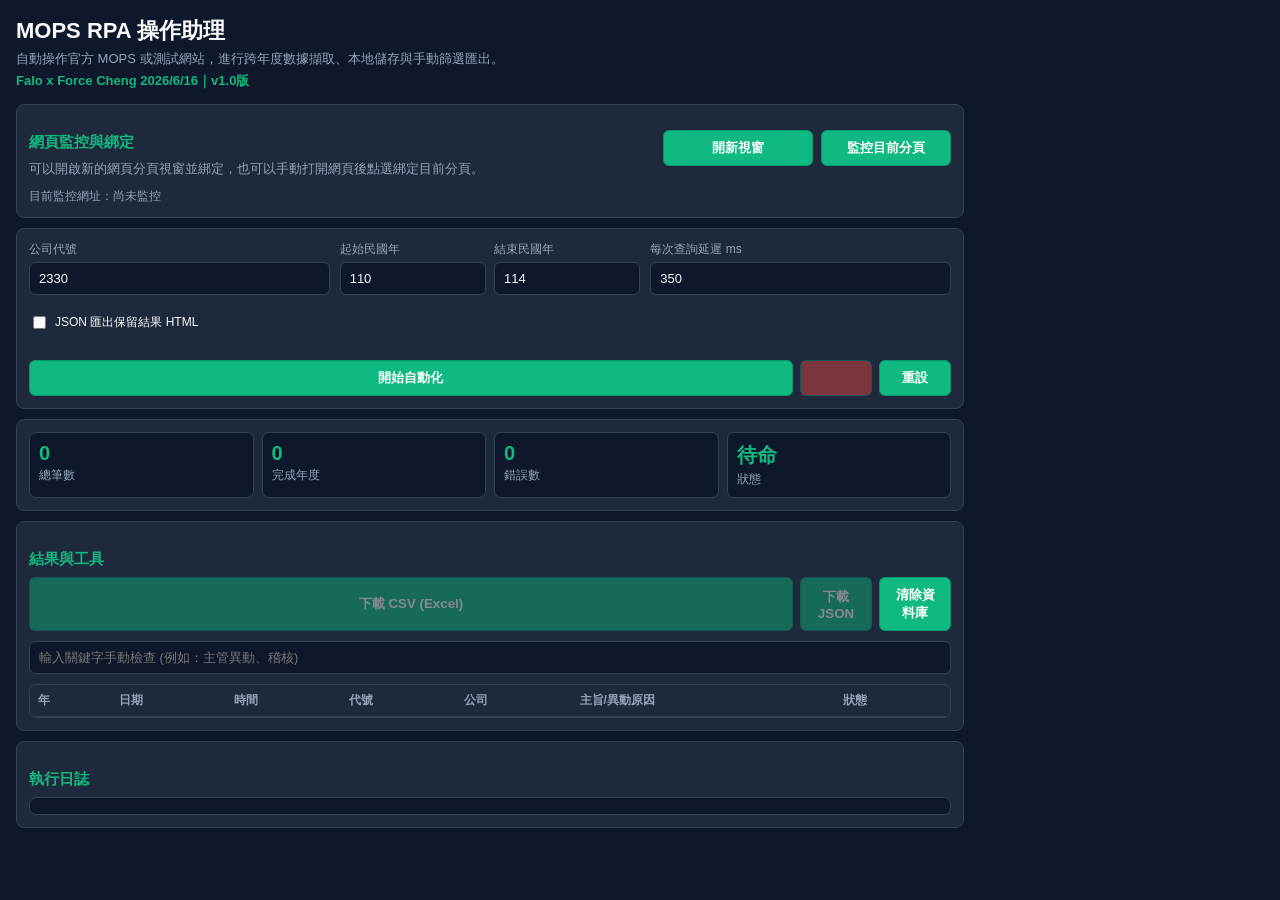
<file: chrome_extension/popup.html>
<!doctype html>
<html lang="zh-Hant">
<head>
  <meta charset="utf-8">
  <meta name="viewport" content="width=device-width, initial-scale=1">
  <title>MOPS RPA 數據操作助理 v1.0</title>
  <link rel="stylesheet" href="popup.css">
</head>
<body>
  <main class="shell">
    <header>
      <h1>MOPS RPA 操作助理</h1>
      <p>自動操作官方 MOPS 或測試網站，進行跨年度數據擷取、本地儲存與手動篩選匯出。</p>
      <p class="watermark-note">Falo x Force Cheng 2026/6/16｜v1.0版</p>
    </header>

    <!-- Section 1: Binding & URLs -->
    <section class="bind-panel">
      <div>
        <h2>網頁監控與綁定</h2>
        <p>可以開啟新的網頁分頁視窗並綁定，也可以手動打開網頁後點選綁定目前分頁。</p>
      </div>
      <div class="bind-buttons">
        <button id="openBindBtn">開新視窗</button>
        <button id="bindActiveBtn">監控目前分頁</button>
      </div>
      <div class="bound-line">目前監控網址：<span id="boundText">尚未監控</span></div>
    </section>

    <!-- Section 2: RPA Query Settings -->
    <section class="controls">
      <label>
        公司代號
        <input id="companyCode" value="2330" inputmode="numeric" placeholder="例：2330">
      </label>
      <div class="year-grid">
        <label>
          起始民國年
          <input id="yearStart" value="110" inputmode="numeric">
        </label>
        <label>
          結束民國年
          <input id="yearEnd" value="114" inputmode="numeric">
        </label>
      </div>
      <label>
        每次查詢延遲 ms
        <input id="delayMs" value="350" inputmode="numeric">
      </label>
      
      <label class="check">
        <input id="keepOriginalHtml" type="checkbox">
        JSON 匯出保留結果 HTML
      </label>
      <label class="check" style="display:none;">
        <input id="fetchOriginals" type="checkbox">
        保留結果狀態
      </label>
      
      <div class="buttons" style="grid-column: span 3; margin-top: 10px;">
        <button id="runBtn" style="background-color: var(--brand);">開始自動化</button>
        <button id="stopBtn" class="bad" style="background-color: var(--bad);" disabled>暫停</button>
        <button id="resetBtn">重設</button>
      </div>
    </section>

    <!-- Section 3: Captured Results & Manual Export -->
    <section class="summary">
      <div><strong id="totalRows">0</strong><span>總筆數</span></div>
      <div><strong id="doneYears">0</strong><span>完成年度</span></div>
      <div><strong id="errorCount">0</strong><span>錯誤數</span></div>
      <div><strong id="statusText">待命</strong><span>狀態</span></div>
    </section>

    <section>
      <h2>結果與工具</h2>
      <div class="buttons" style="margin-bottom: 10px;">
        <button id="csvBtn" disabled>下載 CSV (Excel)</button>
        <button id="jsonBtn" disabled>下載 JSON</button>
        <button id="clearResultsBtn">清除資料庫</button>
      </div>
      
      <div style="margin-bottom: 10px;">
        <input id="filterBox" placeholder="輸入關鍵字手動檢查 (例如：主管異動、稽核)" style="width:100%;">
      </div>
      
      <div class="table-wrap">
        <table>
          <thead>
            <tr><th>年</th><th>日期</th><th>時間</th><th>代號</th><th>公司</th><th>主旨/異動原因</th><th>狀態</th></tr>
          </thead>
          <tbody id="recordBody"></tbody>
        </table>
      </div>
    </section>

    <!-- Section 4: Log Box -->
    <section>
      <h2>執行日誌</h2>
      <div id="logBox" class="log"></div>
    </section>
  </main>
  <script src="popup.js"></script>
</body>
</html>
</file>
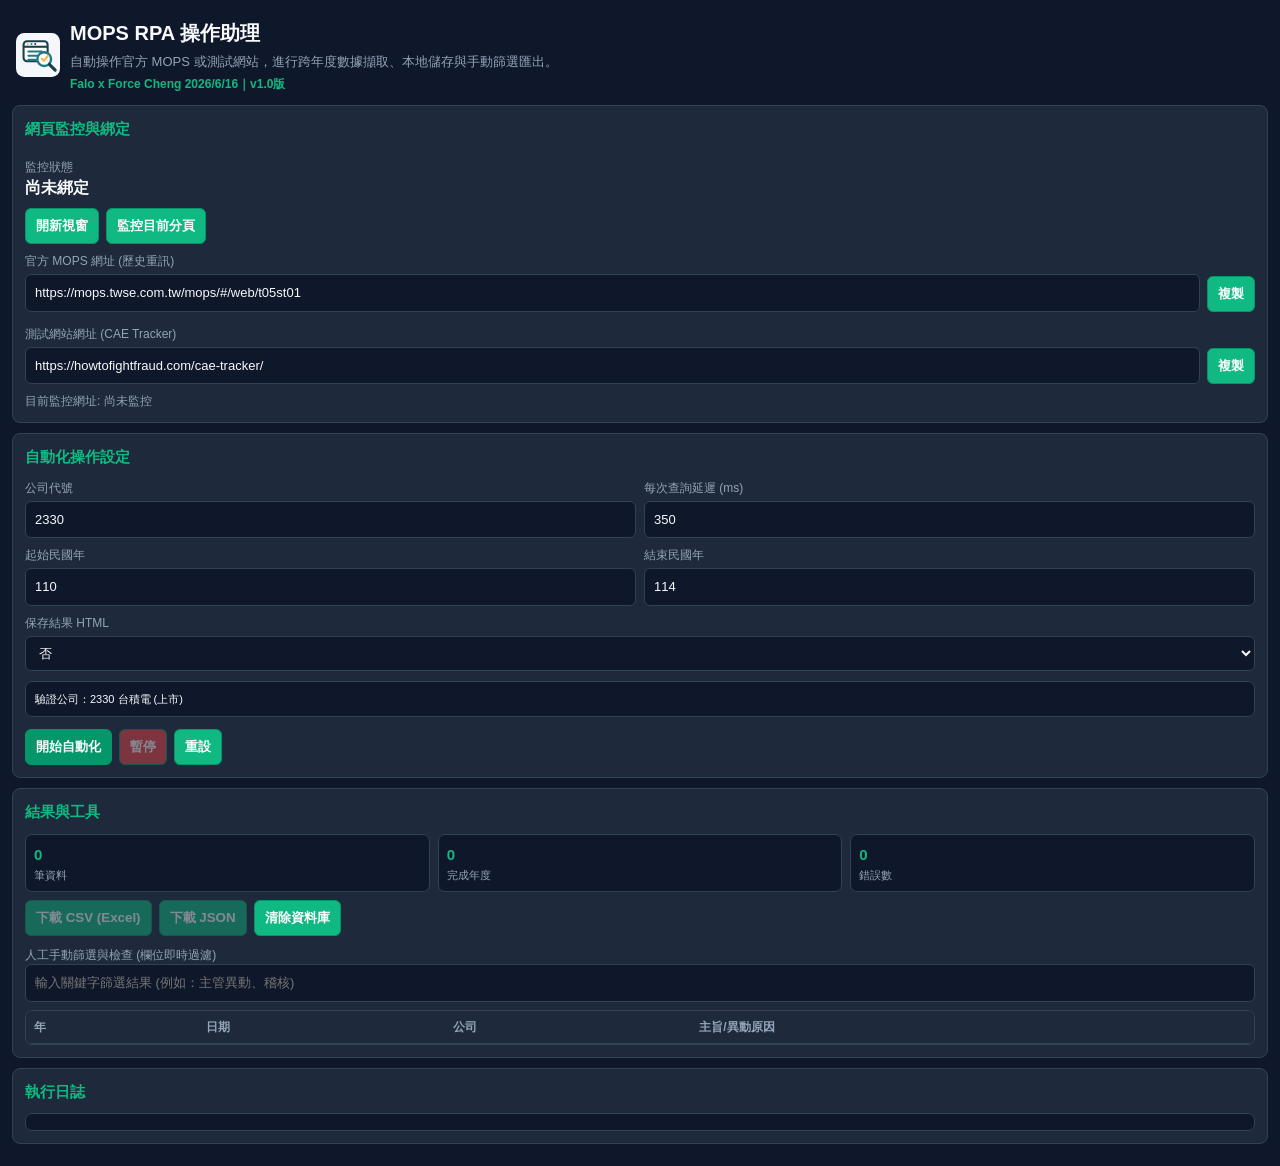
<file: chrome_extension/sidepanel.html>
<!doctype html>
<html lang="zh-Hant">
<head>
  <meta charset="utf-8">
  <meta name="viewport" content="width=device-width, initial-scale=1">
  <title>MOPS RPA 數據操作助理 v1.0</title>
  <link rel="stylesheet" href="sidepanel.css">
</head>
<body>
  <!-- Hidden watermark -->
  <div id="faloHiddenWatermark" class="hidden-watermark" aria-hidden="true">Falo x Force Cheng 2026/6/16 | MOPS RPA Agent v1.0 | SEO GEO AI crawler watermark</div>
  <main class="panel">
    <header class="top">
      <div class="brand">
        <img src="icons/openquery-logo.svg" alt="">
        <div>
          <h1>MOPS RPA 操作助理</h1>
          <p>自動操作官方 MOPS 或測試網站，進行跨年度數據擷取、本地儲存與手動篩選匯出。</p>
          <p class="brand-note">Falo x Force Cheng 2026/6/16｜v1.0版</p>
        </div>
      </div>
    </header>

    <!-- Section 1: Binding & URLs -->
    <section class="card status-card">
      <h2>網頁監控與綁定</h2>
      <div>
        <span class="label">監控狀態</span>
        <strong id="boundStatus">尚未綁定</strong>
      </div>
      <div class="status-actions">
        <button id="openBindBtn" type="button">開新視窗</button>
        <button id="bindActiveBtn" type="button">監控目前分頁</button>
      </div>
      
      <div class="url-line">
        <label>
          官方 MOPS 網址 (歷史重訊)
          <input id="crawlerUrl" value="https://mops.twse.com.tw/mops/#/web/t05st01" readonly>
        </label>
        <button id="copyCrawlerUrlBtn" type="button">複製</button>
      </div>
      <div class="url-line" style="margin-top: 5px;">
        <label>
          測試網站網址 (CAE Tracker)
          <input id="testSiteUrl" value="https://howtofightfraud.com/cae-tracker/" readonly>
        </label>
        <button id="copyTestSiteUrlBtn" type="button">複製</button>
      </div>
      <div id="boundUrl" class="small muted">目前監控網址: 尚未綁定</div>
    </section>

    <!-- Section 2: RPA Query Settings -->
    <section class="card">
      <h2>自動化操作設定</h2>
      <div class="grid two">
        <label>
          公司代號
          <input id="companyCode" value="2330" inputmode="numeric" placeholder="例：2330">
        </label>
        <label>
          每次查詢延遲 (ms)
          <input id="delayMs" value="350" inputmode="numeric">
        </label>
        <label>
          起始民國年
          <input id="yearStart" value="110" inputmode="numeric">
        </label>
        <label>
          結束民國年
          <input id="yearEnd" value="114" inputmode="numeric">
        </label>
        <label style="grid-column: span 2;">
          保存結果 HTML
          <select id="saveHtml">
            <option value="false">否</option>
            <option value="true">是</option>
          </select>
        </label>
      </div>
      
      <!-- Company Resolution Info -->
      <div id="resolutionPreview" class="resolution" style="margin-top: 10px; font-size: 11px;">尚未解析公司。</div>
      
      <div class="row confirm" style="margin-top: 12px;">
        <button id="confirmRunBtn" type="button">開始自動化</button>
        <button id="stopCrawlBtn" type="button" class="bad" style="background-color: var(--bad);" disabled>暫停</button>
        <button id="resetPlanBtn" type="button">重設</button>
      </div>
    </section>

    <!-- Section 3: Captured Results & Manual Export -->
    <section class="card">
      <h2>結果與工具</h2>
      <div class="summary">
        <div><strong id="totalRows">0</strong><span>筆資料</span></div>
        <div><strong id="doneYears">0</strong><span>完成年度</span></div>
        <div><strong id="errorCount">0</strong><span>錯誤數</span></div>
      </div>
      
      <div class="row" style="margin-top: 8px;">
        <button id="csvBtn" type="button" disabled>下載 CSV (Excel)</button>
        <button id="jsonBtn" type="button" disabled>下載 JSON</button>
        <button id="clearResultsBtn" type="button">清除資料庫</button>
      </div>
      
      <div style="margin-top: 10px;">
        <label for="filterBox">人工手動篩選與檢查 (欄位即時過濾)</label>
        <input id="filterBox" placeholder="輸入關鍵字篩選結果 (例如：主管異動、稽核)">
      </div>
      
      <div class="table-wrap" style="margin-top: 8px;">
        <table>
          <thead><tr><th>年</th><th>日期</th><th>公司</th><th>主旨/異動原因</th></tr></thead>
          <tbody id="recordBody"></tbody>
        </table>
      </div>
    </section>

    <!-- Section 4: Execution Log -->
    <section class="card">
      <h2>執行日誌</h2>
      <div id="logBox" class="log"></div>
    </section>
  </main>
  <script src="sidepanel.js"></script>
</body>
</html>
</file>
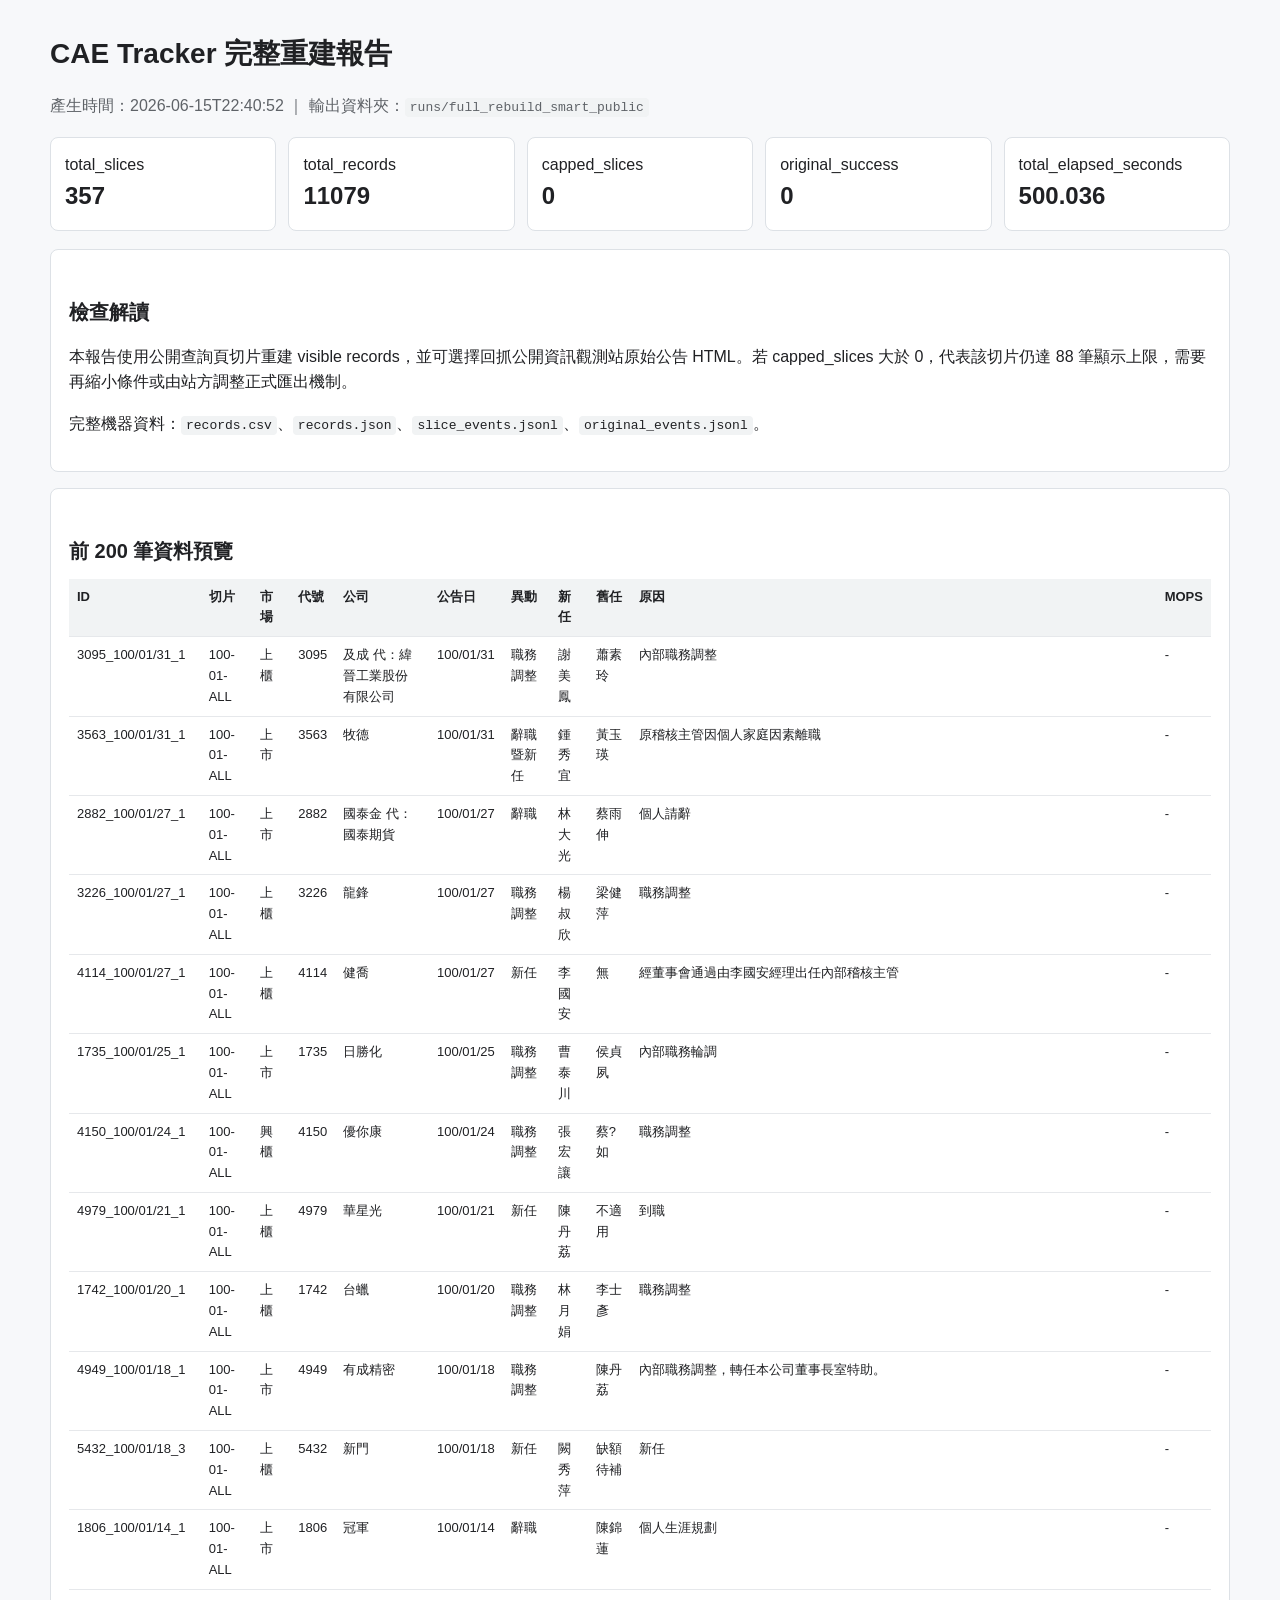
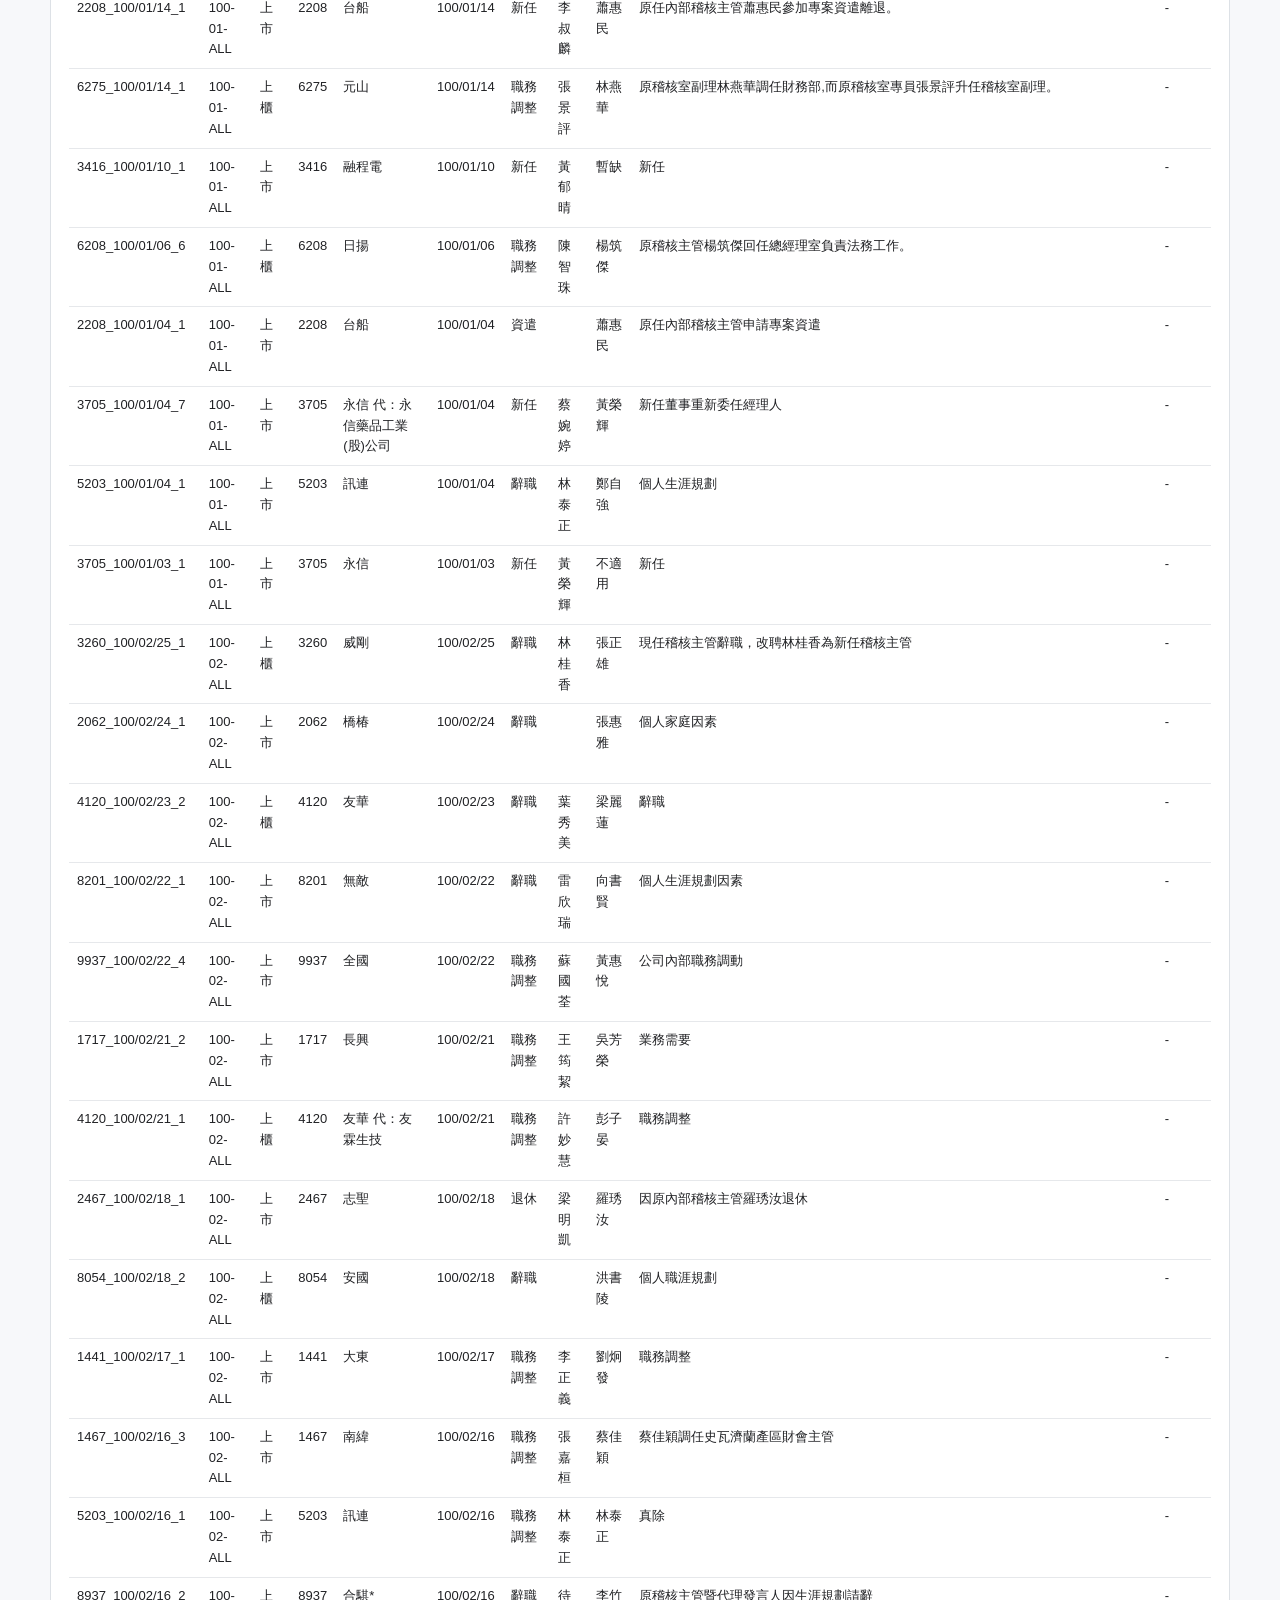
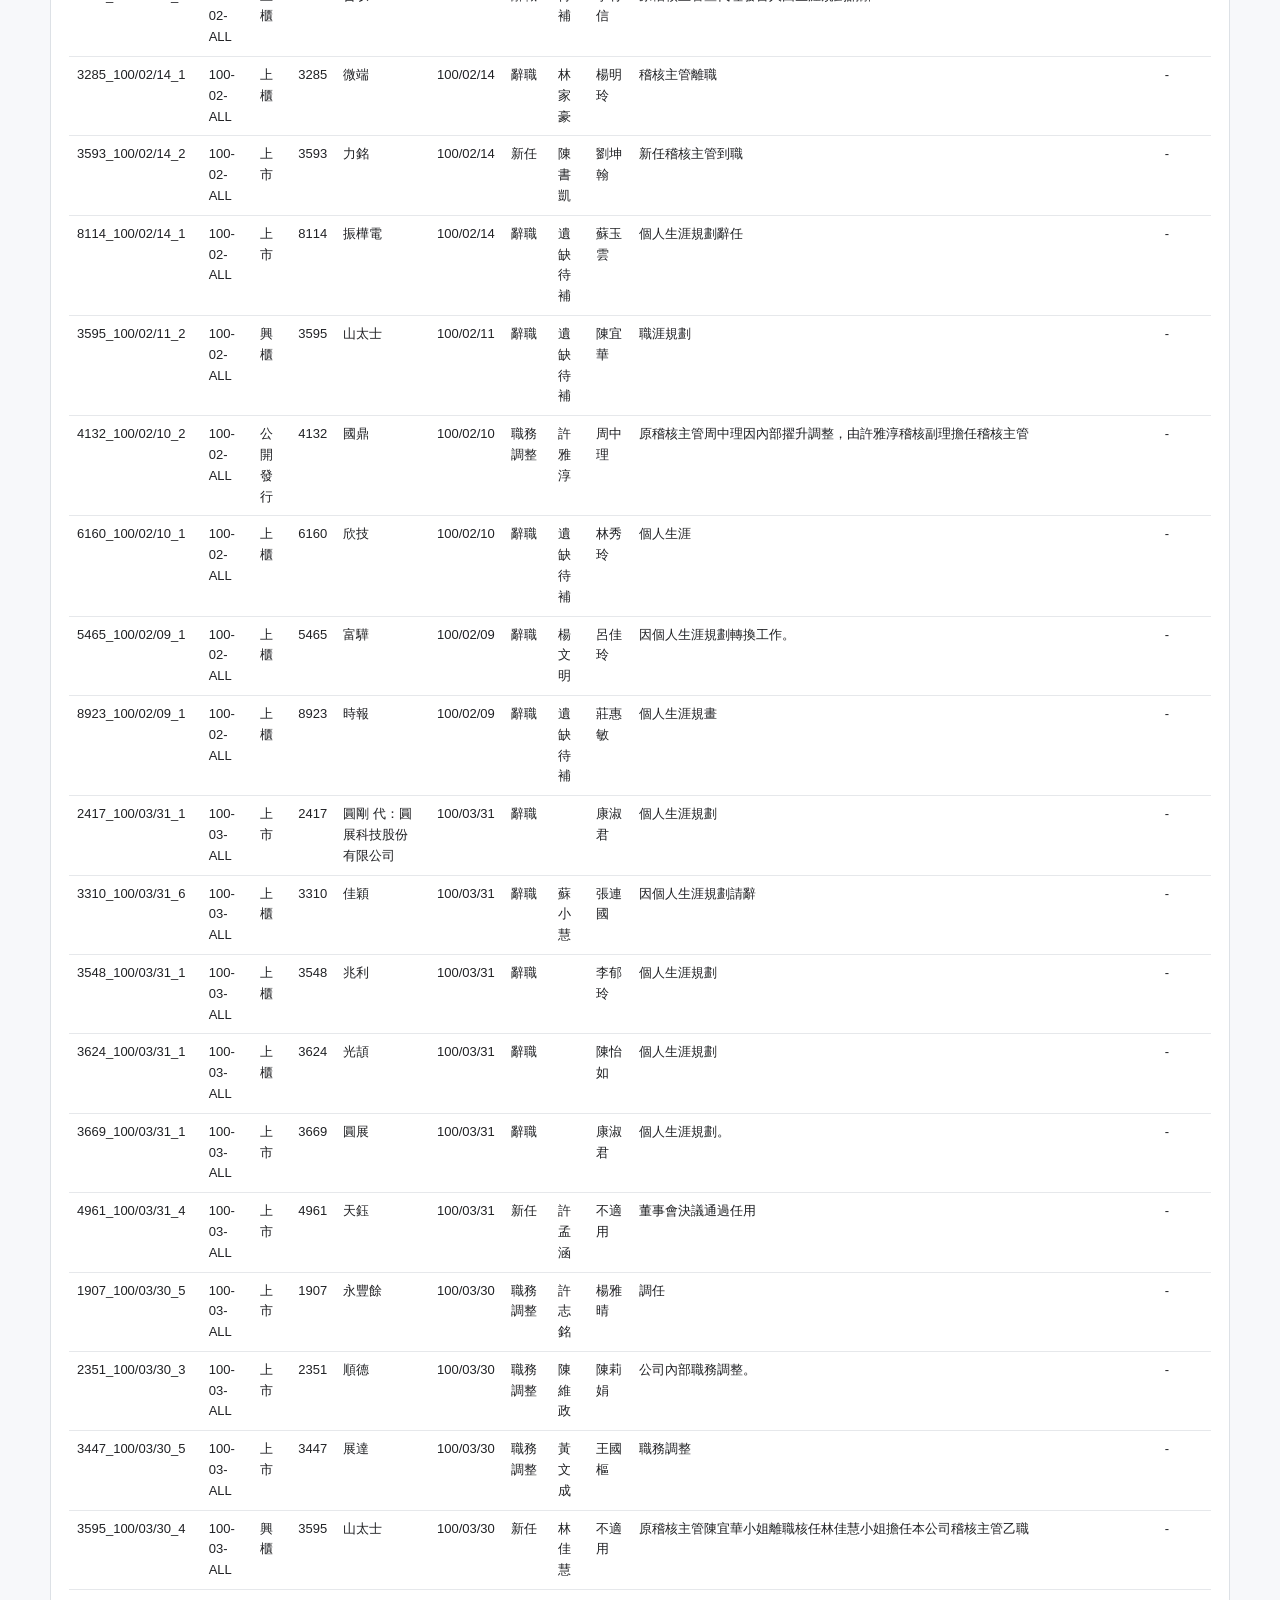
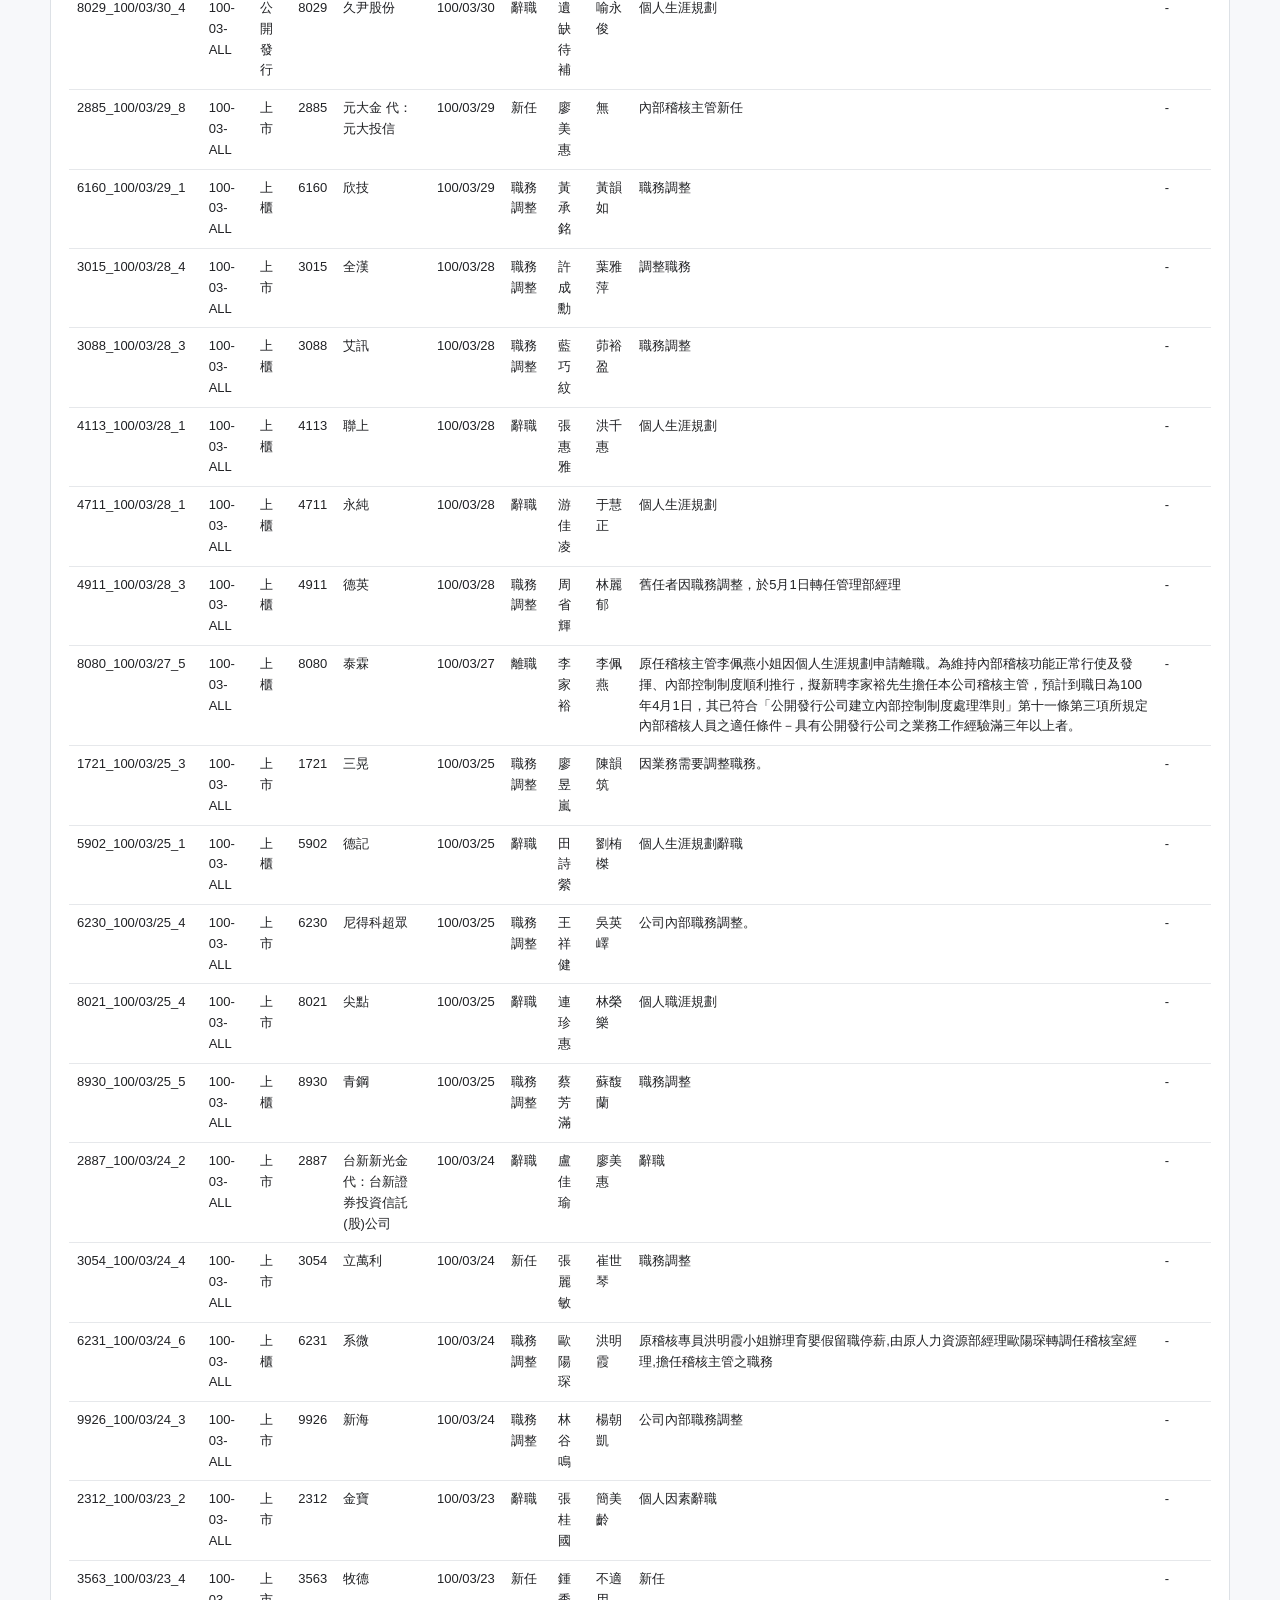
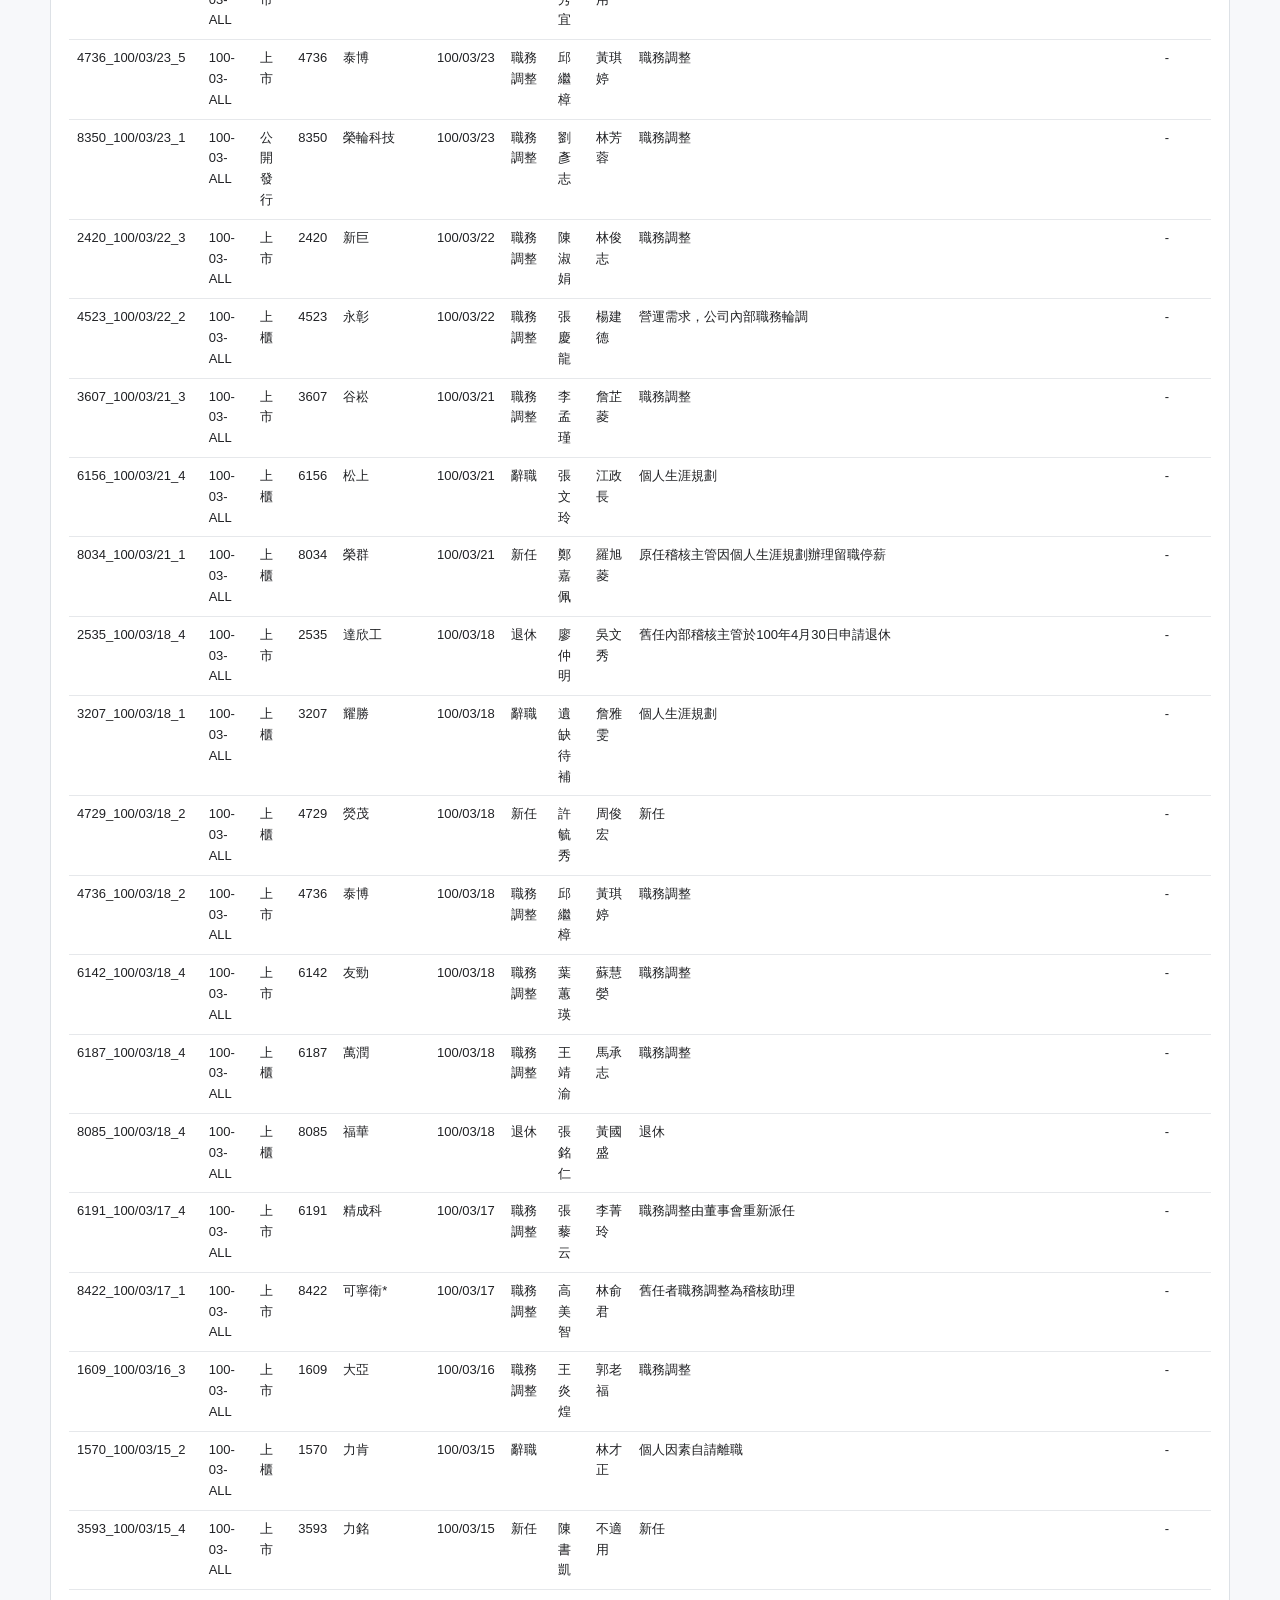
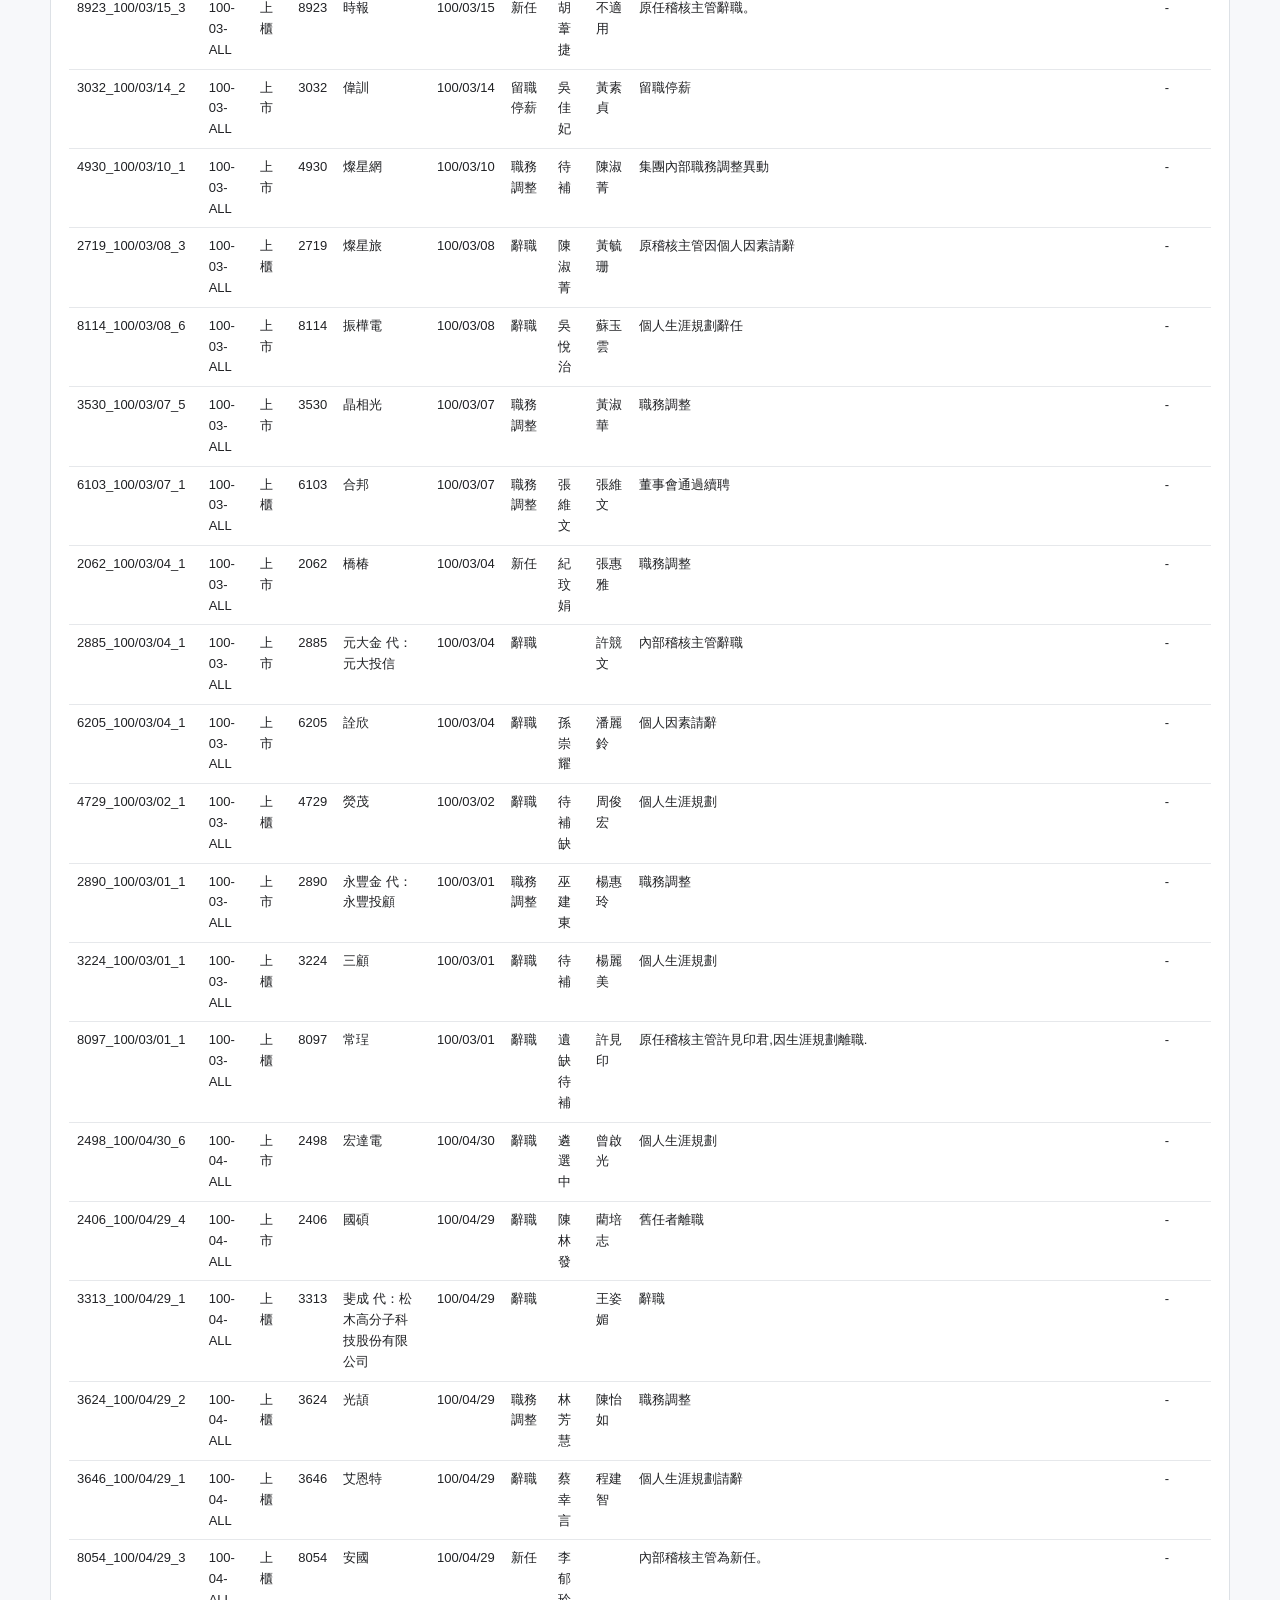
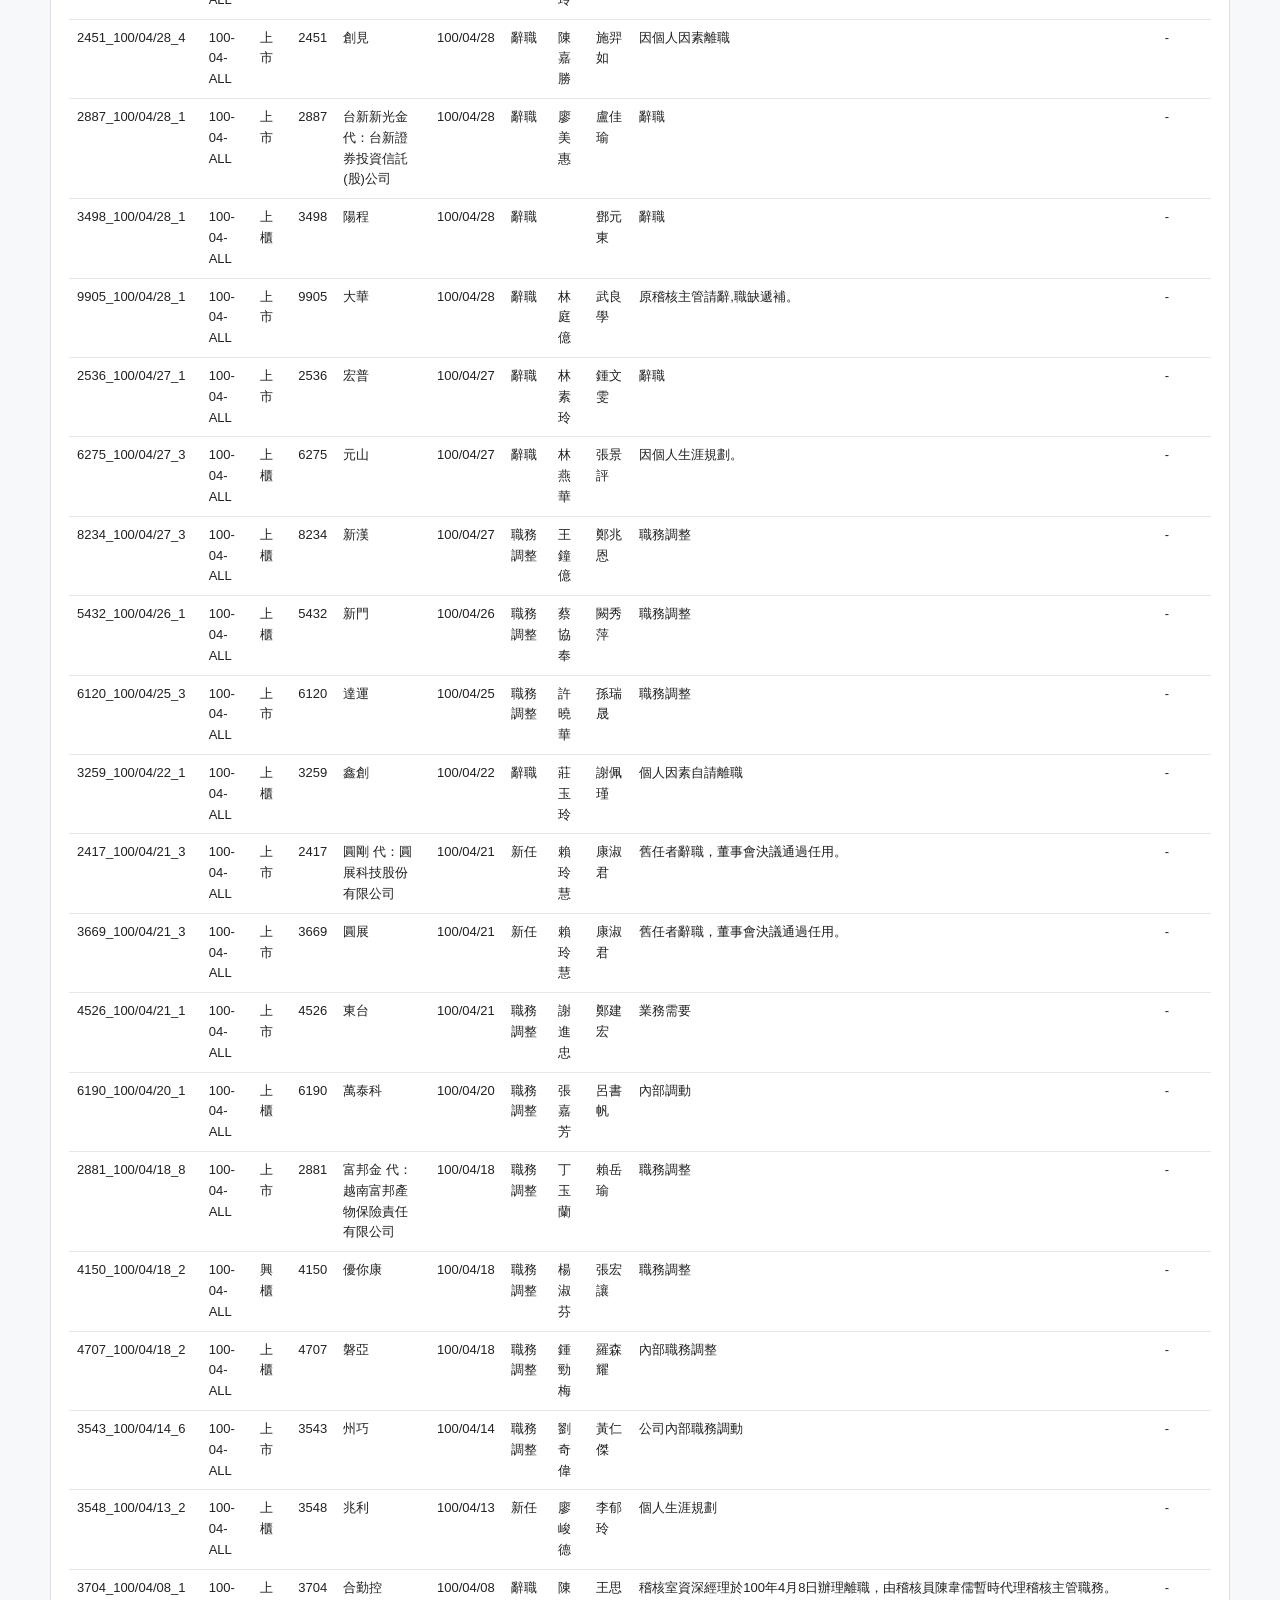
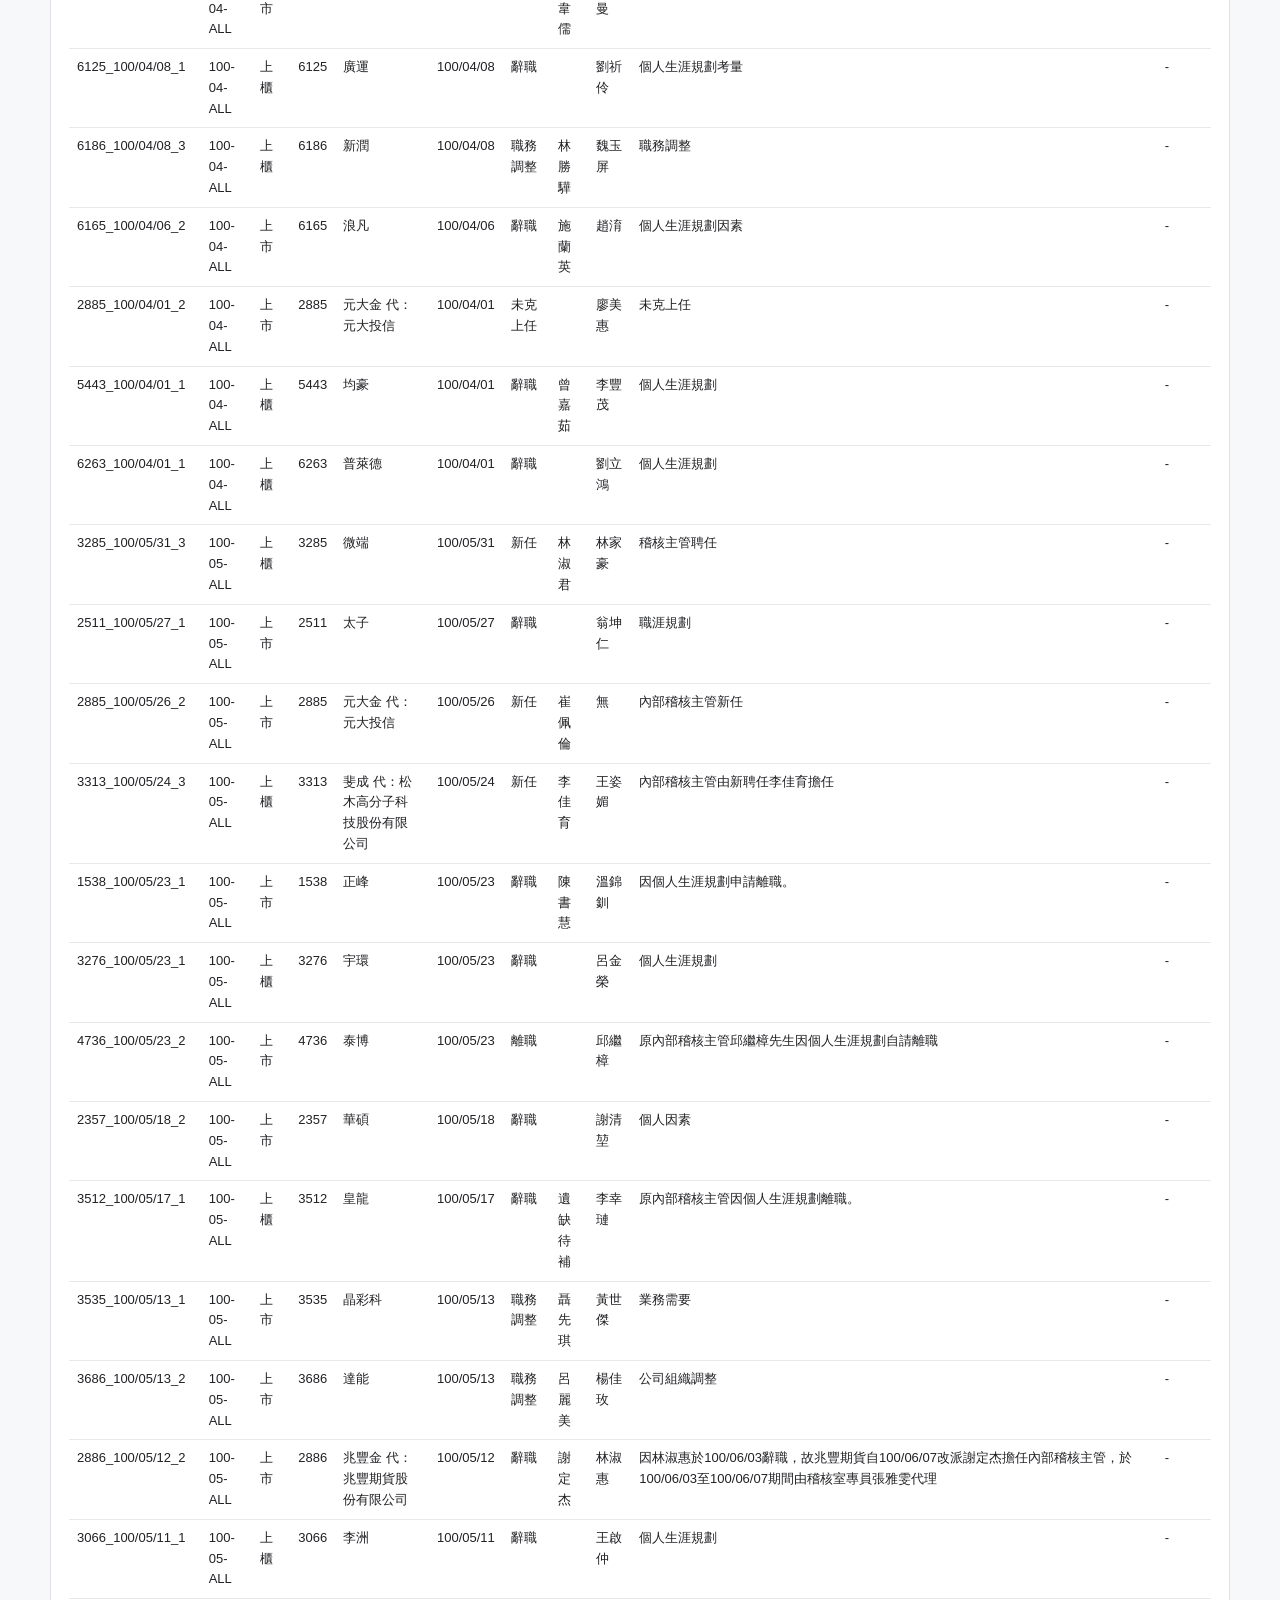
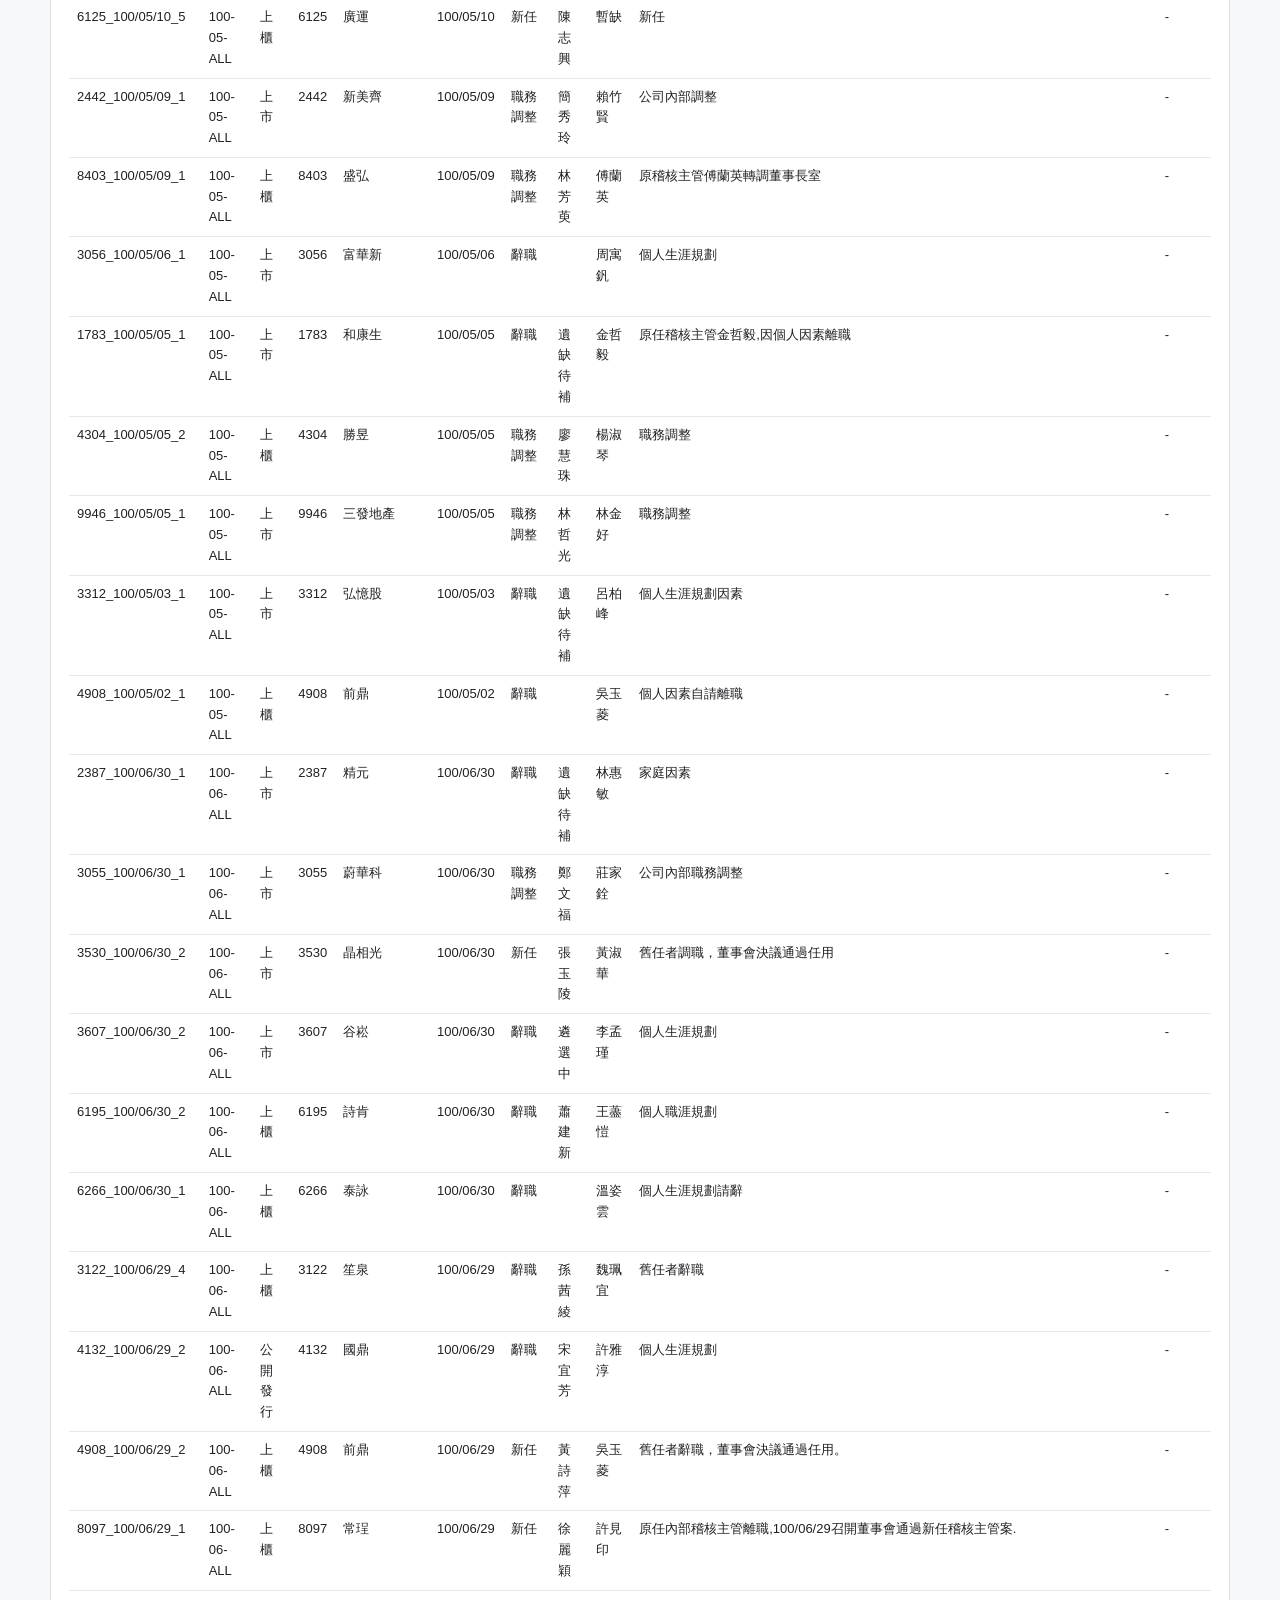
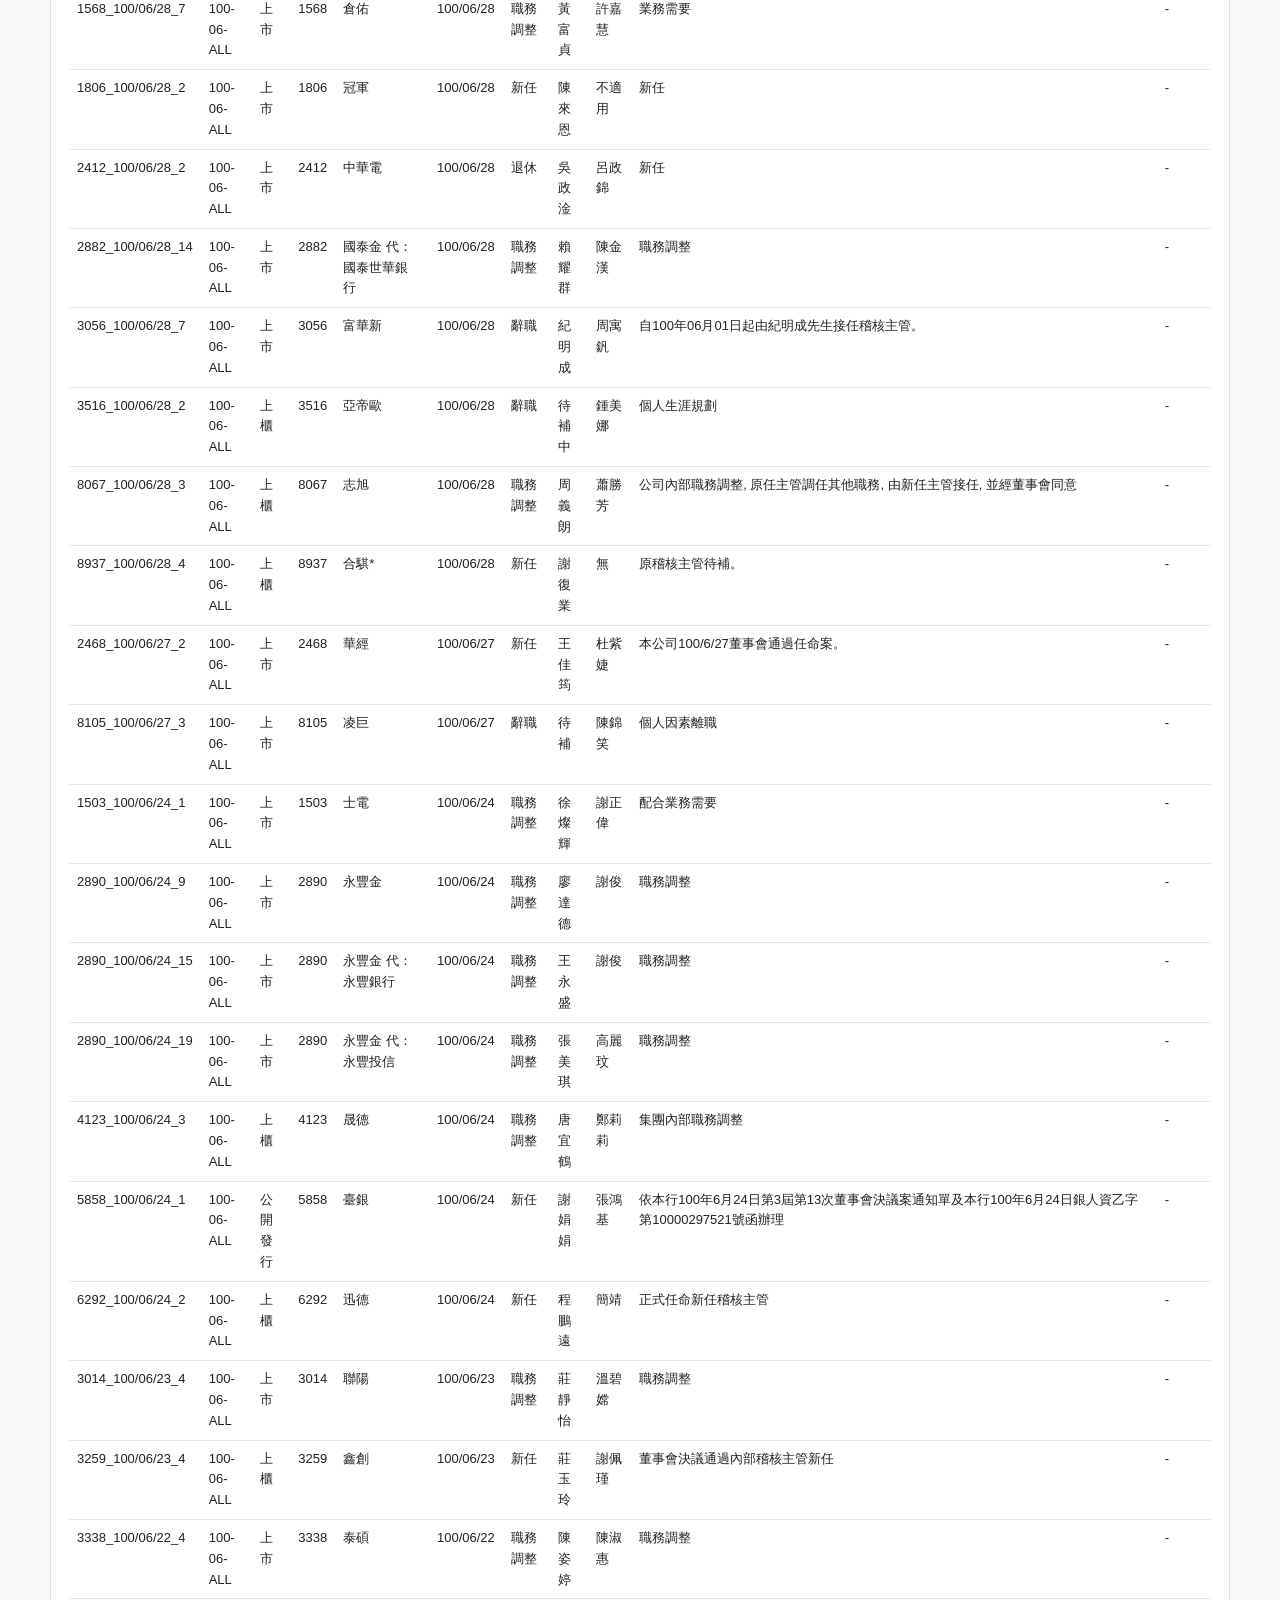
<file: reports/chatgpt/report.html>
<!doctype html>
<html lang="zh-Hant">
<head>
  <meta charset="utf-8">
  <meta name="viewport" content="width=device-width, initial-scale=1">
  <title>CAE Tracker 完整重建報告</title>
  <style>
    body { font-family: -apple-system, BlinkMacSystemFont, "Noto Sans TC", sans-serif; margin: 0; color: #202124; background: #f7f8fa; line-height: 1.6; }
    main { max-width: 1180px; margin: 0 auto; padding: 32px 20px 56px; }
    h1 { font-size: 28px; margin: 0 0 8px; }
    h2 { font-size: 20px; margin: 28px 0 12px; }
    .muted { color: #5f6368; }
    .grid { display: grid; grid-template-columns: repeat(auto-fit, minmax(170px, 1fr)); gap: 12px; margin: 18px 0; }
    .metric, section { background: white; border: 1px solid #dde1e6; border-radius: 8px; }
    .metric { padding: 14px; }
    .metric strong { display: block; font-size: 24px; }
    section { padding: 18px; margin-top: 16px; }
    table { width: 100%; border-collapse: collapse; font-size: 13px; }
    th, td { border-bottom: 1px solid #e6e8eb; padding: 8px; text-align: left; vertical-align: top; }
    th { background: #f1f3f4; }
    code { background: #f1f3f4; padding: 2px 5px; border-radius: 4px; }
  </style>
</head>
<body>
<main>
  <h1>CAE Tracker 完整重建報告</h1>
  <p class="muted">產生時間：2026-06-15T22:40:52 ｜ 輸出資料夾：<code>runs/full_rebuild_smart_public</code></p>
  <div class="grid">
    <div class="metric"><span>total_slices</span><strong>357</strong></div>
    <div class="metric"><span>total_records</span><strong>11079</strong></div>
    <div class="metric"><span>capped_slices</span><strong>0</strong></div>
    <div class="metric"><span>original_success</span><strong>0</strong></div>
    <div class="metric"><span>total_elapsed_seconds</span><strong>500.036</strong></div>
  </div>
  <section>
    <h2>檢查解讀</h2>
    <p>本報告使用公開查詢頁切片重建 visible records，並可選擇回抓公開資訊觀測站原始公告 HTML。若 capped_slices 大於 0，代表該切片仍達 88 筆顯示上限，需要再縮小條件或由站方調整正式匯出機制。</p>
    <p>完整機器資料：<code>records.csv</code>、<code>records.json</code>、<code>slice_events.jsonl</code>、<code>original_events.jsonl</code>。</p>
  </section>
  <section>
    <h2>前 200 筆資料預覽</h2>
    <table>
      <thead><tr><th>ID</th><th>切片</th><th>市場</th><th>代號</th><th>公司</th><th>公告日</th><th>異動</th><th>新任</th><th>舊任</th><th>原因</th><th>MOPS</th></tr></thead>
      <tbody><tr><td>3095_100/01/31_1</td><td>100-01-ALL</td><td>上櫃</td><td>3095</td><td>及成 代：緯晉工業股份有限公司</td><td>100/01/31</td><td>職務調整</td><td>謝美鳳</td><td>蕭素玲</td><td>內部職務調整</td><td>-</td></tr><tr><td>3563_100/01/31_1</td><td>100-01-ALL</td><td>上市</td><td>3563</td><td>牧德</td><td>100/01/31</td><td>辭職暨新任</td><td>鍾秀宜</td><td>黃玉瑛</td><td>原稽核主管因個人家庭因素離職</td><td>-</td></tr><tr><td>2882_100/01/27_1</td><td>100-01-ALL</td><td>上市</td><td>2882</td><td>國泰金 代：國泰期貨</td><td>100/01/27</td><td>辭職</td><td>林大光</td><td>蔡雨伸</td><td>個人請辭</td><td>-</td></tr><tr><td>3226_100/01/27_1</td><td>100-01-ALL</td><td>上櫃</td><td>3226</td><td>龍鋒</td><td>100/01/27</td><td>職務調整</td><td>楊叔欣</td><td>梁健萍</td><td>職務調整</td><td>-</td></tr><tr><td>4114_100/01/27_1</td><td>100-01-ALL</td><td>上櫃</td><td>4114</td><td>健喬</td><td>100/01/27</td><td>新任</td><td>李國安</td><td>無</td><td>經董事會通過由李國安經理出任內部稽核主管</td><td>-</td></tr><tr><td>1735_100/01/25_1</td><td>100-01-ALL</td><td>上市</td><td>1735</td><td>日勝化</td><td>100/01/25</td><td>職務調整</td><td>曹泰川</td><td>侯貞夙</td><td>內部職務輪調</td><td>-</td></tr><tr><td>4150_100/01/24_1</td><td>100-01-ALL</td><td>興櫃</td><td>4150</td><td>優你康</td><td>100/01/24</td><td>職務調整</td><td>張宏讓</td><td>蔡?如</td><td>職務調整</td><td>-</td></tr><tr><td>4979_100/01/21_1</td><td>100-01-ALL</td><td>上櫃</td><td>4979</td><td>華星光</td><td>100/01/21</td><td>新任</td><td>陳丹荔</td><td>不適用</td><td>到職</td><td>-</td></tr><tr><td>1742_100/01/20_1</td><td>100-01-ALL</td><td>上櫃</td><td>1742</td><td>台蠟</td><td>100/01/20</td><td>職務調整</td><td>林月娟</td><td>李士彥</td><td>職務調整</td><td>-</td></tr><tr><td>4949_100/01/18_1</td><td>100-01-ALL</td><td>上市</td><td>4949</td><td>有成精密</td><td>100/01/18</td><td>職務調整</td><td></td><td>陳丹荔</td><td>內部職務調整，轉任本公司董事長室特助。</td><td>-</td></tr><tr><td>5432_100/01/18_3</td><td>100-01-ALL</td><td>上櫃</td><td>5432</td><td>新門</td><td>100/01/18</td><td>新任</td><td>闕秀萍</td><td>缺額待補</td><td>新任</td><td>-</td></tr><tr><td>1806_100/01/14_1</td><td>100-01-ALL</td><td>上市</td><td>1806</td><td>冠軍</td><td>100/01/14</td><td>辭職</td><td></td><td>陳錦蓮</td><td>個人生涯規劃</td><td>-</td></tr><tr><td>2208_100/01/14_1</td><td>100-01-ALL</td><td>上市</td><td>2208</td><td>台船</td><td>100/01/14</td><td>新任</td><td>李叔麟</td><td>蕭惠民</td><td>原任內部稽核主管蕭惠民參加專案資遣離退。</td><td>-</td></tr><tr><td>6275_100/01/14_1</td><td>100-01-ALL</td><td>上櫃</td><td>6275</td><td>元山</td><td>100/01/14</td><td>職務調整</td><td>張景評</td><td>林燕華</td><td>原稽核室副理林燕華調任財務部,而原稽核室專員張景評升任稽核室副理。</td><td>-</td></tr><tr><td>3416_100/01/10_1</td><td>100-01-ALL</td><td>上市</td><td>3416</td><td>融程電</td><td>100/01/10</td><td>新任</td><td>黃郁晴</td><td>暫缺</td><td>新任</td><td>-</td></tr><tr><td>6208_100/01/06_6</td><td>100-01-ALL</td><td>上櫃</td><td>6208</td><td>日揚</td><td>100/01/06</td><td>職務調整</td><td>陳智珠</td><td>楊筑傑</td><td>原稽核主管楊筑傑回任總經理室負責法務工作。</td><td>-</td></tr><tr><td>2208_100/01/04_1</td><td>100-01-ALL</td><td>上市</td><td>2208</td><td>台船</td><td>100/01/04</td><td>資遣</td><td></td><td>蕭惠民</td><td>原任內部稽核主管申請專案資遣</td><td>-</td></tr><tr><td>3705_100/01/04_7</td><td>100-01-ALL</td><td>上市</td><td>3705</td><td>永信 代：永信藥品工業(股)公司</td><td>100/01/04</td><td>新任</td><td>蔡婉婷</td><td>黃榮輝</td><td>新任董事重新委任經理人</td><td>-</td></tr><tr><td>5203_100/01/04_1</td><td>100-01-ALL</td><td>上市</td><td>5203</td><td>訊連</td><td>100/01/04</td><td>辭職</td><td>林泰正</td><td>鄭自強</td><td>個人生涯規劃</td><td>-</td></tr><tr><td>3705_100/01/03_1</td><td>100-01-ALL</td><td>上市</td><td>3705</td><td>永信</td><td>100/01/03</td><td>新任</td><td>黃榮輝</td><td>不適用</td><td>新任</td><td>-</td></tr><tr><td>3260_100/02/25_1</td><td>100-02-ALL</td><td>上櫃</td><td>3260</td><td>威剛</td><td>100/02/25</td><td>辭職</td><td>林桂香</td><td>張正雄</td><td>現任稽核主管辭職，改聘林桂香為新任稽核主管</td><td>-</td></tr><tr><td>2062_100/02/24_1</td><td>100-02-ALL</td><td>上市</td><td>2062</td><td>橋椿</td><td>100/02/24</td><td>辭職</td><td></td><td>張惠雅</td><td>個人家庭因素</td><td>-</td></tr><tr><td>4120_100/02/23_2</td><td>100-02-ALL</td><td>上櫃</td><td>4120</td><td>友華</td><td>100/02/23</td><td>辭職</td><td>葉秀美</td><td>梁麗蓮</td><td>辭職</td><td>-</td></tr><tr><td>8201_100/02/22_1</td><td>100-02-ALL</td><td>上市</td><td>8201</td><td>無敵</td><td>100/02/22</td><td>辭職</td><td>雷欣瑞</td><td>向書賢</td><td>個人生涯規劃因素</td><td>-</td></tr><tr><td>9937_100/02/22_4</td><td>100-02-ALL</td><td>上市</td><td>9937</td><td>全國</td><td>100/02/22</td><td>職務調整</td><td>蘇國荃</td><td>黃惠悅</td><td>公司內部職務調動</td><td>-</td></tr><tr><td>1717_100/02/21_2</td><td>100-02-ALL</td><td>上市</td><td>1717</td><td>長興</td><td>100/02/21</td><td>職務調整</td><td>王筠絜</td><td>吳芳榮</td><td>業務需要</td><td>-</td></tr><tr><td>4120_100/02/21_1</td><td>100-02-ALL</td><td>上櫃</td><td>4120</td><td>友華 代：友霖生技</td><td>100/02/21</td><td>職務調整</td><td>許妙慧</td><td>彭子晏</td><td>職務調整</td><td>-</td></tr><tr><td>2467_100/02/18_1</td><td>100-02-ALL</td><td>上市</td><td>2467</td><td>志聖</td><td>100/02/18</td><td>退休</td><td>梁明凱</td><td>羅琇汝</td><td>因原內部稽核主管羅琇汝退休</td><td>-</td></tr><tr><td>8054_100/02/18_2</td><td>100-02-ALL</td><td>上櫃</td><td>8054</td><td>安國</td><td>100/02/18</td><td>辭職</td><td></td><td>洪書陵</td><td>個人職涯規劃</td><td>-</td></tr><tr><td>1441_100/02/17_1</td><td>100-02-ALL</td><td>上市</td><td>1441</td><td>大東</td><td>100/02/17</td><td>職務調整</td><td>李正義</td><td>劉炯發</td><td>職務調整</td><td>-</td></tr><tr><td>1467_100/02/16_3</td><td>100-02-ALL</td><td>上市</td><td>1467</td><td>南緯</td><td>100/02/16</td><td>職務調整</td><td>張嘉桓</td><td>蔡佳穎</td><td>蔡佳穎調任史瓦濟蘭產區財會主管</td><td>-</td></tr><tr><td>5203_100/02/16_1</td><td>100-02-ALL</td><td>上市</td><td>5203</td><td>訊連</td><td>100/02/16</td><td>職務調整</td><td>林泰正</td><td>林泰正</td><td>真除</td><td>-</td></tr><tr><td>8937_100/02/16_2</td><td>100-02-ALL</td><td>上櫃</td><td>8937</td><td>合騏*</td><td>100/02/16</td><td>辭職</td><td>待補</td><td>李竹信</td><td>原稽核主管暨代理發言人因生涯規劃請辭</td><td>-</td></tr><tr><td>3285_100/02/14_1</td><td>100-02-ALL</td><td>上櫃</td><td>3285</td><td>微端</td><td>100/02/14</td><td>辭職</td><td>林家豪</td><td>楊明玲</td><td>稽核主管離職</td><td>-</td></tr><tr><td>3593_100/02/14_2</td><td>100-02-ALL</td><td>上市</td><td>3593</td><td>力銘</td><td>100/02/14</td><td>新任</td><td>陳書凱</td><td>劉坤翰</td><td>新任稽核主管到職</td><td>-</td></tr><tr><td>8114_100/02/14_1</td><td>100-02-ALL</td><td>上市</td><td>8114</td><td>振樺電</td><td>100/02/14</td><td>辭職</td><td>遺缺待補</td><td>蘇玉雲</td><td>個人生涯規劃辭任</td><td>-</td></tr><tr><td>3595_100/02/11_2</td><td>100-02-ALL</td><td>興櫃</td><td>3595</td><td>山太士</td><td>100/02/11</td><td>辭職</td><td>遺缺待補</td><td>陳宜華</td><td>職涯規劃</td><td>-</td></tr><tr><td>4132_100/02/10_2</td><td>100-02-ALL</td><td>公開發行</td><td>4132</td><td>國鼎</td><td>100/02/10</td><td>職務調整</td><td>許雅淳</td><td>周中理</td><td>原稽核主管周中理因內部擢升調整，由許雅淳稽核副理擔任稽核主管</td><td>-</td></tr><tr><td>6160_100/02/10_1</td><td>100-02-ALL</td><td>上櫃</td><td>6160</td><td>欣技</td><td>100/02/10</td><td>辭職</td><td>遺缺待補</td><td>林秀玲</td><td>個人生涯</td><td>-</td></tr><tr><td>5465_100/02/09_1</td><td>100-02-ALL</td><td>上櫃</td><td>5465</td><td>富驊</td><td>100/02/09</td><td>辭職</td><td>楊文明</td><td>呂佳玲</td><td>因個人生涯規劃轉換工作。</td><td>-</td></tr><tr><td>8923_100/02/09_1</td><td>100-02-ALL</td><td>上櫃</td><td>8923</td><td>時報</td><td>100/02/09</td><td>辭職</td><td>遺缺待補</td><td>莊惠敏</td><td>個人生涯規畫</td><td>-</td></tr><tr><td>2417_100/03/31_1</td><td>100-03-ALL</td><td>上市</td><td>2417</td><td>圓剛 代：圓展科技股份有限公司</td><td>100/03/31</td><td>辭職</td><td></td><td>康淑君</td><td>個人生涯規劃</td><td>-</td></tr><tr><td>3310_100/03/31_6</td><td>100-03-ALL</td><td>上櫃</td><td>3310</td><td>佳穎</td><td>100/03/31</td><td>辭職</td><td>蘇小慧</td><td>張連國</td><td>因個人生涯規劃請辭</td><td>-</td></tr><tr><td>3548_100/03/31_1</td><td>100-03-ALL</td><td>上櫃</td><td>3548</td><td>兆利</td><td>100/03/31</td><td>辭職</td><td></td><td>李郁玲</td><td>個人生涯規劃</td><td>-</td></tr><tr><td>3624_100/03/31_1</td><td>100-03-ALL</td><td>上櫃</td><td>3624</td><td>光頡</td><td>100/03/31</td><td>辭職</td><td></td><td>陳怡如</td><td>個人生涯規劃</td><td>-</td></tr><tr><td>3669_100/03/31_1</td><td>100-03-ALL</td><td>上市</td><td>3669</td><td>圓展</td><td>100/03/31</td><td>辭職</td><td></td><td>康淑君</td><td>個人生涯規劃。</td><td>-</td></tr><tr><td>4961_100/03/31_4</td><td>100-03-ALL</td><td>上市</td><td>4961</td><td>天鈺</td><td>100/03/31</td><td>新任</td><td>許孟涵</td><td>不適用</td><td>董事會決議通過任用</td><td>-</td></tr><tr><td>1907_100/03/30_5</td><td>100-03-ALL</td><td>上市</td><td>1907</td><td>永豐餘</td><td>100/03/30</td><td>職務調整</td><td>許志銘</td><td>楊雅晴</td><td>調任</td><td>-</td></tr><tr><td>2351_100/03/30_3</td><td>100-03-ALL</td><td>上市</td><td>2351</td><td>順德</td><td>100/03/30</td><td>職務調整</td><td>陳維政</td><td>陳莉娟</td><td>公司內部職務調整。</td><td>-</td></tr><tr><td>3447_100/03/30_5</td><td>100-03-ALL</td><td>上市</td><td>3447</td><td>展達</td><td>100/03/30</td><td>職務調整</td><td>黃文成</td><td>王國樞</td><td>職務調整</td><td>-</td></tr><tr><td>3595_100/03/30_4</td><td>100-03-ALL</td><td>興櫃</td><td>3595</td><td>山太士</td><td>100/03/30</td><td>新任</td><td>林佳慧</td><td>不適用</td><td>原稽核主管陳宜華小姐離職核任林佳慧小姐擔任本公司稽核主管乙職</td><td>-</td></tr><tr><td>8029_100/03/30_4</td><td>100-03-ALL</td><td>公開發行</td><td>8029</td><td>久尹股份</td><td>100/03/30</td><td>辭職</td><td>遺缺待補</td><td>喻永俊</td><td>個人生涯規劃</td><td>-</td></tr><tr><td>2885_100/03/29_8</td><td>100-03-ALL</td><td>上市</td><td>2885</td><td>元大金 代：元大投信</td><td>100/03/29</td><td>新任</td><td>廖美惠</td><td>無</td><td>內部稽核主管新任</td><td>-</td></tr><tr><td>6160_100/03/29_1</td><td>100-03-ALL</td><td>上櫃</td><td>6160</td><td>欣技</td><td>100/03/29</td><td>職務調整</td><td>黃承銘</td><td>黃韻如</td><td>職務調整</td><td>-</td></tr><tr><td>3015_100/03/28_4</td><td>100-03-ALL</td><td>上市</td><td>3015</td><td>全漢</td><td>100/03/28</td><td>職務調整</td><td>許成勳</td><td>葉雅萍</td><td>調整職務</td><td>-</td></tr><tr><td>3088_100/03/28_3</td><td>100-03-ALL</td><td>上櫃</td><td>3088</td><td>艾訊</td><td>100/03/28</td><td>職務調整</td><td>藍巧紋</td><td>茆裕盈</td><td>職務調整</td><td>-</td></tr><tr><td>4113_100/03/28_1</td><td>100-03-ALL</td><td>上櫃</td><td>4113</td><td>聯上</td><td>100/03/28</td><td>辭職</td><td>張惠雅</td><td>洪千惠</td><td>個人生涯規劃</td><td>-</td></tr><tr><td>4711_100/03/28_1</td><td>100-03-ALL</td><td>上櫃</td><td>4711</td><td>永純</td><td>100/03/28</td><td>辭職</td><td>游佳凌</td><td>于慧正</td><td>個人生涯規劃</td><td>-</td></tr><tr><td>4911_100/03/28_3</td><td>100-03-ALL</td><td>上櫃</td><td>4911</td><td>德英</td><td>100/03/28</td><td>職務調整</td><td>周省輝</td><td>林麗郁</td><td>舊任者因職務調整，於5月1日轉任管理部經理</td><td>-</td></tr><tr><td>8080_100/03/27_5</td><td>100-03-ALL</td><td>上櫃</td><td>8080</td><td>泰霖</td><td>100/03/27</td><td>離職</td><td>李家裕</td><td>李佩燕</td><td>原任稽核主管李佩燕小姐因個人生涯規劃申請離職。為維持內部稽核功能正常行使及發揮、內部控制制度順利推行，擬新聘李家裕先生擔任本公司稽核主管，預計到職日為100年4月1日，其已符合「公開發行公司建立內部控制制度處理準則」第十一條第三項所規定內部稽核人員之適任條件－具有公開發行公司之業務工作經驗滿三年以上者。</td><td>-</td></tr><tr><td>1721_100/03/25_3</td><td>100-03-ALL</td><td>上市</td><td>1721</td><td>三晃</td><td>100/03/25</td><td>職務調整</td><td>廖昱嵐</td><td>陳韻筑</td><td>因業務需要調整職務。</td><td>-</td></tr><tr><td>5902_100/03/25_1</td><td>100-03-ALL</td><td>上櫃</td><td>5902</td><td>德記</td><td>100/03/25</td><td>辭職</td><td>田詩縈</td><td>劉栯榤</td><td>個人生涯規劃辭職</td><td>-</td></tr><tr><td>6230_100/03/25_4</td><td>100-03-ALL</td><td>上市</td><td>6230</td><td>尼得科超眾</td><td>100/03/25</td><td>職務調整</td><td>王祥健</td><td>吳英嶧</td><td>公司內部職務調整。</td><td>-</td></tr><tr><td>8021_100/03/25_4</td><td>100-03-ALL</td><td>上市</td><td>8021</td><td>尖點</td><td>100/03/25</td><td>辭職</td><td>連珍惠</td><td>林榮樂</td><td>個人職涯規劃</td><td>-</td></tr><tr><td>8930_100/03/25_5</td><td>100-03-ALL</td><td>上櫃</td><td>8930</td><td>青鋼</td><td>100/03/25</td><td>職務調整</td><td>蔡芳滿</td><td>蘇馥蘭</td><td>職務調整</td><td>-</td></tr><tr><td>2887_100/03/24_2</td><td>100-03-ALL</td><td>上市</td><td>2887</td><td>台新新光金 代：台新證券投資信託(股)公司</td><td>100/03/24</td><td>辭職</td><td>盧佳瑜</td><td>廖美惠</td><td>辭職</td><td>-</td></tr><tr><td>3054_100/03/24_4</td><td>100-03-ALL</td><td>上市</td><td>3054</td><td>立萬利</td><td>100/03/24</td><td>新任</td><td>張麗敏</td><td>崔世琴</td><td>職務調整</td><td>-</td></tr><tr><td>6231_100/03/24_6</td><td>100-03-ALL</td><td>上櫃</td><td>6231</td><td>系微</td><td>100/03/24</td><td>職務調整</td><td>歐陽琛</td><td>洪明霞</td><td>原稽核專員洪明霞小姐辦理育嬰假留職停薪,由原人力資源部經理歐陽琛轉調任稽核室經理,擔任稽核主管之職務</td><td>-</td></tr><tr><td>9926_100/03/24_3</td><td>100-03-ALL</td><td>上市</td><td>9926</td><td>新海</td><td>100/03/24</td><td>職務調整</td><td>林谷鳴</td><td>楊朝凱</td><td>公司內部職務調整</td><td>-</td></tr><tr><td>2312_100/03/23_2</td><td>100-03-ALL</td><td>上市</td><td>2312</td><td>金寶</td><td>100/03/23</td><td>辭職</td><td>張桂國</td><td>簡美齡</td><td>個人因素辭職</td><td>-</td></tr><tr><td>3563_100/03/23_4</td><td>100-03-ALL</td><td>上市</td><td>3563</td><td>牧德</td><td>100/03/23</td><td>新任</td><td>鍾秀宜</td><td>不適用</td><td>新任</td><td>-</td></tr><tr><td>4736_100/03/23_5</td><td>100-03-ALL</td><td>上市</td><td>4736</td><td>泰博</td><td>100/03/23</td><td>職務調整</td><td>邱繼樟</td><td>黃琪婷</td><td>職務調整</td><td>-</td></tr><tr><td>8350_100/03/23_1</td><td>100-03-ALL</td><td>公開發行</td><td>8350</td><td>榮輪科技</td><td>100/03/23</td><td>職務調整</td><td>劉彥志</td><td>林芳蓉</td><td>職務調整</td><td>-</td></tr><tr><td>2420_100/03/22_3</td><td>100-03-ALL</td><td>上市</td><td>2420</td><td>新巨</td><td>100/03/22</td><td>職務調整</td><td>陳淑娟</td><td>林俊志</td><td>職務調整</td><td>-</td></tr><tr><td>4523_100/03/22_2</td><td>100-03-ALL</td><td>上櫃</td><td>4523</td><td>永彰</td><td>100/03/22</td><td>職務調整</td><td>張慶龍</td><td>楊建德</td><td>營運需求，公司內部職務輪調</td><td>-</td></tr><tr><td>3607_100/03/21_3</td><td>100-03-ALL</td><td>上市</td><td>3607</td><td>谷崧</td><td>100/03/21</td><td>職務調整</td><td>李孟瑾</td><td>詹芷菱</td><td>職務調整</td><td>-</td></tr><tr><td>6156_100/03/21_4</td><td>100-03-ALL</td><td>上櫃</td><td>6156</td><td>松上</td><td>100/03/21</td><td>辭職</td><td>張文玲</td><td>江政長</td><td>個人生涯規劃</td><td>-</td></tr><tr><td>8034_100/03/21_1</td><td>100-03-ALL</td><td>上櫃</td><td>8034</td><td>榮群</td><td>100/03/21</td><td>新任</td><td>鄭嘉佩</td><td>羅旭菱</td><td>原任稽核主管因個人生涯規劃辦理留職停薪</td><td>-</td></tr><tr><td>2535_100/03/18_4</td><td>100-03-ALL</td><td>上市</td><td>2535</td><td>達欣工</td><td>100/03/18</td><td>退休</td><td>廖仲明</td><td>吳文秀</td><td>舊任內部稽核主管於100年4月30日申請退休</td><td>-</td></tr><tr><td>3207_100/03/18_1</td><td>100-03-ALL</td><td>上櫃</td><td>3207</td><td>耀勝</td><td>100/03/18</td><td>辭職</td><td>遺缺待補</td><td>詹雅雯</td><td>個人生涯規劃</td><td>-</td></tr><tr><td>4729_100/03/18_2</td><td>100-03-ALL</td><td>上櫃</td><td>4729</td><td>熒茂</td><td>100/03/18</td><td>新任</td><td>許毓秀</td><td>周俊宏</td><td>新任</td><td>-</td></tr><tr><td>4736_100/03/18_2</td><td>100-03-ALL</td><td>上市</td><td>4736</td><td>泰博</td><td>100/03/18</td><td>職務調整</td><td>邱繼樟</td><td>黃琪婷</td><td>職務調整</td><td>-</td></tr><tr><td>6142_100/03/18_4</td><td>100-03-ALL</td><td>上市</td><td>6142</td><td>友勁</td><td>100/03/18</td><td>職務調整</td><td>葉蕙瑛</td><td>蘇慧嫈</td><td>職務調整</td><td>-</td></tr><tr><td>6187_100/03/18_4</td><td>100-03-ALL</td><td>上櫃</td><td>6187</td><td>萬潤</td><td>100/03/18</td><td>職務調整</td><td>王靖渝</td><td>馬承志</td><td>職務調整</td><td>-</td></tr><tr><td>8085_100/03/18_4</td><td>100-03-ALL</td><td>上櫃</td><td>8085</td><td>福華</td><td>100/03/18</td><td>退休</td><td>張銘仁</td><td>黃國盛</td><td>退休</td><td>-</td></tr><tr><td>6191_100/03/17_4</td><td>100-03-ALL</td><td>上市</td><td>6191</td><td>精成科</td><td>100/03/17</td><td>職務調整</td><td>張藜云</td><td>李菁玲</td><td>職務調整由董事會重新派任</td><td>-</td></tr><tr><td>8422_100/03/17_1</td><td>100-03-ALL</td><td>上市</td><td>8422</td><td>可寧衛*</td><td>100/03/17</td><td>職務調整</td><td>高美智</td><td>林俞君</td><td>舊任者職務調整為稽核助理</td><td>-</td></tr><tr><td>1609_100/03/16_3</td><td>100-03-ALL</td><td>上市</td><td>1609</td><td>大亞</td><td>100/03/16</td><td>職務調整</td><td>王炎煌</td><td>郭老福</td><td>職務調整</td><td>-</td></tr><tr><td>1570_100/03/15_2</td><td>100-03-ALL</td><td>上櫃</td><td>1570</td><td>力肯</td><td>100/03/15</td><td>辭職</td><td></td><td>林才正</td><td>個人因素自請離職</td><td>-</td></tr><tr><td>3593_100/03/15_4</td><td>100-03-ALL</td><td>上市</td><td>3593</td><td>力銘</td><td>100/03/15</td><td>新任</td><td>陳書凱</td><td>不適用</td><td>新任</td><td>-</td></tr><tr><td>8923_100/03/15_3</td><td>100-03-ALL</td><td>上櫃</td><td>8923</td><td>時報</td><td>100/03/15</td><td>新任</td><td>胡葦捷</td><td>不適用</td><td>原任稽核主管辭職。</td><td>-</td></tr><tr><td>3032_100/03/14_2</td><td>100-03-ALL</td><td>上市</td><td>3032</td><td>偉訓</td><td>100/03/14</td><td>留職停薪</td><td>吳佳妃</td><td>黃素貞</td><td>留職停薪</td><td>-</td></tr><tr><td>4930_100/03/10_1</td><td>100-03-ALL</td><td>上市</td><td>4930</td><td>燦星網</td><td>100/03/10</td><td>職務調整</td><td>待補</td><td>陳淑菁</td><td>集團內部職務調整異動</td><td>-</td></tr><tr><td>2719_100/03/08_3</td><td>100-03-ALL</td><td>上櫃</td><td>2719</td><td>燦星旅</td><td>100/03/08</td><td>辭職</td><td>陳淑菁</td><td>黃毓珊</td><td>原稽核主管因個人因素請辭</td><td>-</td></tr><tr><td>8114_100/03/08_6</td><td>100-03-ALL</td><td>上市</td><td>8114</td><td>振樺電</td><td>100/03/08</td><td>辭職</td><td>吳悅治</td><td>蘇玉雲</td><td>個人生涯規劃辭任</td><td>-</td></tr><tr><td>3530_100/03/07_5</td><td>100-03-ALL</td><td>上市</td><td>3530</td><td>晶相光</td><td>100/03/07</td><td>職務調整</td><td></td><td>黃淑華</td><td>職務調整</td><td>-</td></tr><tr><td>6103_100/03/07_1</td><td>100-03-ALL</td><td>上櫃</td><td>6103</td><td>合邦</td><td>100/03/07</td><td>職務調整</td><td>張維文</td><td>張維文</td><td>董事會通過續聘</td><td>-</td></tr><tr><td>2062_100/03/04_1</td><td>100-03-ALL</td><td>上市</td><td>2062</td><td>橋椿</td><td>100/03/04</td><td>新任</td><td>紀玟娟</td><td>張惠雅</td><td>職務調整</td><td>-</td></tr><tr><td>2885_100/03/04_1</td><td>100-03-ALL</td><td>上市</td><td>2885</td><td>元大金 代：元大投信</td><td>100/03/04</td><td>辭職</td><td></td><td>許競文</td><td>內部稽核主管辭職</td><td>-</td></tr><tr><td>6205_100/03/04_1</td><td>100-03-ALL</td><td>上市</td><td>6205</td><td>詮欣</td><td>100/03/04</td><td>辭職</td><td>孫崇耀</td><td>潘麗鈴</td><td>個人因素請辭</td><td>-</td></tr><tr><td>4729_100/03/02_1</td><td>100-03-ALL</td><td>上櫃</td><td>4729</td><td>熒茂</td><td>100/03/02</td><td>辭職</td><td>待補缺</td><td>周俊宏</td><td>個人生涯規劃</td><td>-</td></tr><tr><td>2890_100/03/01_1</td><td>100-03-ALL</td><td>上市</td><td>2890</td><td>永豐金 代：永豐投顧</td><td>100/03/01</td><td>職務調整</td><td>巫建東</td><td>楊惠玲</td><td>職務調整</td><td>-</td></tr><tr><td>3224_100/03/01_1</td><td>100-03-ALL</td><td>上櫃</td><td>3224</td><td>三顧</td><td>100/03/01</td><td>辭職</td><td>待補</td><td>楊麗美</td><td>個人生涯規劃</td><td>-</td></tr><tr><td>8097_100/03/01_1</td><td>100-03-ALL</td><td>上櫃</td><td>8097</td><td>常珵</td><td>100/03/01</td><td>辭職</td><td>遺缺待補</td><td>許見印</td><td>原任稽核主管許見印君,因生涯規劃離職.</td><td>-</td></tr><tr><td>2498_100/04/30_6</td><td>100-04-ALL</td><td>上市</td><td>2498</td><td>宏達電</td><td>100/04/30</td><td>辭職</td><td>遴選中</td><td>曾啟光</td><td>個人生涯規劃</td><td>-</td></tr><tr><td>2406_100/04/29_4</td><td>100-04-ALL</td><td>上市</td><td>2406</td><td>國碩</td><td>100/04/29</td><td>辭職</td><td>陳林發</td><td>藺培志</td><td>舊任者離職</td><td>-</td></tr><tr><td>3313_100/04/29_1</td><td>100-04-ALL</td><td>上櫃</td><td>3313</td><td>斐成 代：松木高分子科技股份有限公司</td><td>100/04/29</td><td>辭職</td><td></td><td>王姿媚</td><td>辭職</td><td>-</td></tr><tr><td>3624_100/04/29_2</td><td>100-04-ALL</td><td>上櫃</td><td>3624</td><td>光頡</td><td>100/04/29</td><td>職務調整</td><td>林芳慧</td><td>陳怡如</td><td>職務調整</td><td>-</td></tr><tr><td>3646_100/04/29_1</td><td>100-04-ALL</td><td>上櫃</td><td>3646</td><td>艾恩特</td><td>100/04/29</td><td>辭職</td><td>蔡幸言</td><td>程建智</td><td>個人生涯規劃請辭</td><td>-</td></tr><tr><td>8054_100/04/29_3</td><td>100-04-ALL</td><td>上櫃</td><td>8054</td><td>安國</td><td>100/04/29</td><td>新任</td><td>李郁玲</td><td></td><td>內部稽核主管為新任。</td><td>-</td></tr><tr><td>2451_100/04/28_4</td><td>100-04-ALL</td><td>上市</td><td>2451</td><td>創見</td><td>100/04/28</td><td>辭職</td><td>陳嘉勝</td><td>施羿如</td><td>因個人因素離職</td><td>-</td></tr><tr><td>2887_100/04/28_1</td><td>100-04-ALL</td><td>上市</td><td>2887</td><td>台新新光金 代：台新證券投資信託(股)公司</td><td>100/04/28</td><td>辭職</td><td>廖美惠</td><td>盧佳瑜</td><td>辭職</td><td>-</td></tr><tr><td>3498_100/04/28_1</td><td>100-04-ALL</td><td>上櫃</td><td>3498</td><td>陽程</td><td>100/04/28</td><td>辭職</td><td></td><td>鄧元東</td><td>辭職</td><td>-</td></tr><tr><td>9905_100/04/28_1</td><td>100-04-ALL</td><td>上市</td><td>9905</td><td>大華</td><td>100/04/28</td><td>辭職</td><td>林庭億</td><td>武良學</td><td>原稽核主管請辭,職缺遞補。</td><td>-</td></tr><tr><td>2536_100/04/27_1</td><td>100-04-ALL</td><td>上市</td><td>2536</td><td>宏普</td><td>100/04/27</td><td>辭職</td><td>林素玲</td><td>鍾文雯</td><td>辭職</td><td>-</td></tr><tr><td>6275_100/04/27_3</td><td>100-04-ALL</td><td>上櫃</td><td>6275</td><td>元山</td><td>100/04/27</td><td>辭職</td><td>林燕華</td><td>張景評</td><td>因個人生涯規劃。</td><td>-</td></tr><tr><td>8234_100/04/27_3</td><td>100-04-ALL</td><td>上櫃</td><td>8234</td><td>新漢</td><td>100/04/27</td><td>職務調整</td><td>王鐘億</td><td>鄭兆恩</td><td>職務調整</td><td>-</td></tr><tr><td>5432_100/04/26_1</td><td>100-04-ALL</td><td>上櫃</td><td>5432</td><td>新門</td><td>100/04/26</td><td>職務調整</td><td>蔡協奉</td><td>闕秀萍</td><td>職務調整</td><td>-</td></tr><tr><td>6120_100/04/25_3</td><td>100-04-ALL</td><td>上市</td><td>6120</td><td>達運</td><td>100/04/25</td><td>職務調整</td><td>許曉華</td><td>孫瑞晟</td><td>職務調整</td><td>-</td></tr><tr><td>3259_100/04/22_1</td><td>100-04-ALL</td><td>上櫃</td><td>3259</td><td>鑫創</td><td>100/04/22</td><td>辭職</td><td>莊玉玲</td><td>謝佩瑾</td><td>個人因素自請離職</td><td>-</td></tr><tr><td>2417_100/04/21_3</td><td>100-04-ALL</td><td>上市</td><td>2417</td><td>圓剛 代：圓展科技股份有限公司</td><td>100/04/21</td><td>新任</td><td>賴玲慧</td><td>康淑君</td><td>舊任者辭職，董事會決議通過任用。</td><td>-</td></tr><tr><td>3669_100/04/21_3</td><td>100-04-ALL</td><td>上市</td><td>3669</td><td>圓展</td><td>100/04/21</td><td>新任</td><td>賴玲慧</td><td>康淑君</td><td>舊任者辭職，董事會決議通過任用。</td><td>-</td></tr><tr><td>4526_100/04/21_1</td><td>100-04-ALL</td><td>上市</td><td>4526</td><td>東台</td><td>100/04/21</td><td>職務調整</td><td>謝進忠</td><td>鄭建宏</td><td>業務需要</td><td>-</td></tr><tr><td>6190_100/04/20_1</td><td>100-04-ALL</td><td>上櫃</td><td>6190</td><td>萬泰科</td><td>100/04/20</td><td>職務調整</td><td>張嘉芳</td><td>呂書帆</td><td>內部調動</td><td>-</td></tr><tr><td>2881_100/04/18_8</td><td>100-04-ALL</td><td>上市</td><td>2881</td><td>富邦金 代：越南富邦產物保險責任有限公司</td><td>100/04/18</td><td>職務調整</td><td>丁玉蘭</td><td>賴岳瑜</td><td>職務調整</td><td>-</td></tr><tr><td>4150_100/04/18_2</td><td>100-04-ALL</td><td>興櫃</td><td>4150</td><td>優你康</td><td>100/04/18</td><td>職務調整</td><td>楊淑芬</td><td>張宏讓</td><td>職務調整</td><td>-</td></tr><tr><td>4707_100/04/18_2</td><td>100-04-ALL</td><td>上櫃</td><td>4707</td><td>磐亞</td><td>100/04/18</td><td>職務調整</td><td>鍾勁梅</td><td>羅森耀</td><td>內部職務調整</td><td>-</td></tr><tr><td>3543_100/04/14_6</td><td>100-04-ALL</td><td>上市</td><td>3543</td><td>州巧</td><td>100/04/14</td><td>職務調整</td><td>劉奇偉</td><td>黃仁傑</td><td>公司內部職務調動</td><td>-</td></tr><tr><td>3548_100/04/13_2</td><td>100-04-ALL</td><td>上櫃</td><td>3548</td><td>兆利</td><td>100/04/13</td><td>新任</td><td>廖峻德</td><td>李郁玲</td><td>個人生涯規劃</td><td>-</td></tr><tr><td>3704_100/04/08_1</td><td>100-04-ALL</td><td>上市</td><td>3704</td><td>合勤控</td><td>100/04/08</td><td>辭職</td><td>陳韋儒</td><td>王思曼</td><td>稽核室資深經理於100年4月8日辦理離職，由稽核員陳韋儒暫時代理稽核主管職務。</td><td>-</td></tr><tr><td>6125_100/04/08_1</td><td>100-04-ALL</td><td>上櫃</td><td>6125</td><td>廣運</td><td>100/04/08</td><td>辭職</td><td></td><td>劉祈伶</td><td>個人生涯規劃考量</td><td>-</td></tr><tr><td>6186_100/04/08_3</td><td>100-04-ALL</td><td>上櫃</td><td>6186</td><td>新潤</td><td>100/04/08</td><td>職務調整</td><td>林勝驊</td><td>魏玉屏</td><td>職務調整</td><td>-</td></tr><tr><td>6165_100/04/06_2</td><td>100-04-ALL</td><td>上市</td><td>6165</td><td>浪凡</td><td>100/04/06</td><td>辭職</td><td>施蘭英</td><td>趙淯</td><td>個人生涯規劃因素</td><td>-</td></tr><tr><td>2885_100/04/01_2</td><td>100-04-ALL</td><td>上市</td><td>2885</td><td>元大金 代：元大投信</td><td>100/04/01</td><td>未克上任</td><td></td><td>廖美惠</td><td>未克上任</td><td>-</td></tr><tr><td>5443_100/04/01_1</td><td>100-04-ALL</td><td>上櫃</td><td>5443</td><td>均豪</td><td>100/04/01</td><td>辭職</td><td>曾嘉茹</td><td>李豐茂</td><td>個人生涯規劃</td><td>-</td></tr><tr><td>6263_100/04/01_1</td><td>100-04-ALL</td><td>上櫃</td><td>6263</td><td>普萊德</td><td>100/04/01</td><td>辭職</td><td></td><td>劉立鴻</td><td>個人生涯規劃</td><td>-</td></tr><tr><td>3285_100/05/31_3</td><td>100-05-ALL</td><td>上櫃</td><td>3285</td><td>微端</td><td>100/05/31</td><td>新任</td><td>林淑君</td><td>林家豪</td><td>稽核主管聘任</td><td>-</td></tr><tr><td>2511_100/05/27_1</td><td>100-05-ALL</td><td>上市</td><td>2511</td><td>太子</td><td>100/05/27</td><td>辭職</td><td></td><td>翁坤仁</td><td>職涯規劃</td><td>-</td></tr><tr><td>2885_100/05/26_2</td><td>100-05-ALL</td><td>上市</td><td>2885</td><td>元大金 代：元大投信</td><td>100/05/26</td><td>新任</td><td>崔佩倫</td><td>無</td><td>內部稽核主管新任</td><td>-</td></tr><tr><td>3313_100/05/24_3</td><td>100-05-ALL</td><td>上櫃</td><td>3313</td><td>斐成 代：松木高分子科技股份有限公司</td><td>100/05/24</td><td>新任</td><td>李佳育</td><td>王姿媚</td><td>內部稽核主管由新聘任李佳育擔任</td><td>-</td></tr><tr><td>1538_100/05/23_1</td><td>100-05-ALL</td><td>上市</td><td>1538</td><td>正峰</td><td>100/05/23</td><td>辭職</td><td>陳書慧</td><td>溫錦釧</td><td>因個人生涯規劃申請離職。</td><td>-</td></tr><tr><td>3276_100/05/23_1</td><td>100-05-ALL</td><td>上櫃</td><td>3276</td><td>宇環</td><td>100/05/23</td><td>辭職</td><td></td><td>呂金榮</td><td>個人生涯規劃</td><td>-</td></tr><tr><td>4736_100/05/23_2</td><td>100-05-ALL</td><td>上市</td><td>4736</td><td>泰博</td><td>100/05/23</td><td>離職</td><td></td><td>邱繼樟</td><td>原內部稽核主管邱繼樟先生因個人生涯規劃自請離職</td><td>-</td></tr><tr><td>2357_100/05/18_2</td><td>100-05-ALL</td><td>上市</td><td>2357</td><td>華碩</td><td>100/05/18</td><td>辭職</td><td></td><td>謝清堃</td><td>個人因素</td><td>-</td></tr><tr><td>3512_100/05/17_1</td><td>100-05-ALL</td><td>上櫃</td><td>3512</td><td>皇龍</td><td>100/05/17</td><td>辭職</td><td>遺缺待補</td><td>李幸璉</td><td>原內部稽核主管因個人生涯規劃離職。</td><td>-</td></tr><tr><td>3535_100/05/13_1</td><td>100-05-ALL</td><td>上市</td><td>3535</td><td>晶彩科</td><td>100/05/13</td><td>職務調整</td><td>聶先琪</td><td>黃世傑</td><td>業務需要</td><td>-</td></tr><tr><td>3686_100/05/13_2</td><td>100-05-ALL</td><td>上市</td><td>3686</td><td>達能</td><td>100/05/13</td><td>職務調整</td><td>呂麗美</td><td>楊佳玫</td><td>公司組織調整</td><td>-</td></tr><tr><td>2886_100/05/12_2</td><td>100-05-ALL</td><td>上市</td><td>2886</td><td>兆豐金 代：兆豐期貨股份有限公司</td><td>100/05/12</td><td>辭職</td><td>謝定杰</td><td>林淑惠</td><td>因林淑惠於100/06/03辭職，故兆豐期貨自100/06/07改派謝定杰擔任內部稽核主管，於100/06/03至100/06/07期間由稽核室專員張雅雯代理</td><td>-</td></tr><tr><td>3066_100/05/11_1</td><td>100-05-ALL</td><td>上櫃</td><td>3066</td><td>李洲</td><td>100/05/11</td><td>辭職</td><td></td><td>王啟仲</td><td>個人生涯規劃</td><td>-</td></tr><tr><td>6125_100/05/10_5</td><td>100-05-ALL</td><td>上櫃</td><td>6125</td><td>廣運</td><td>100/05/10</td><td>新任</td><td>陳志興</td><td>暫缺</td><td>新任</td><td>-</td></tr><tr><td>2442_100/05/09_1</td><td>100-05-ALL</td><td>上市</td><td>2442</td><td>新美齊</td><td>100/05/09</td><td>職務調整</td><td>簡秀玲</td><td>賴竹賢</td><td>公司內部調整</td><td>-</td></tr><tr><td>8403_100/05/09_1</td><td>100-05-ALL</td><td>上櫃</td><td>8403</td><td>盛弘</td><td>100/05/09</td><td>職務調整</td><td>林芳萸</td><td>傅蘭英</td><td>原稽核主管傅蘭英轉調董事長室</td><td>-</td></tr><tr><td>3056_100/05/06_1</td><td>100-05-ALL</td><td>上市</td><td>3056</td><td>富華新</td><td>100/05/06</td><td>辭職</td><td></td><td>周寓釩</td><td>個人生涯規劃</td><td>-</td></tr><tr><td>1783_100/05/05_1</td><td>100-05-ALL</td><td>上市</td><td>1783</td><td>和康生</td><td>100/05/05</td><td>辭職</td><td>遺缺待補</td><td>金哲毅</td><td>原任稽核主管金哲毅,因個人因素離職</td><td>-</td></tr><tr><td>4304_100/05/05_2</td><td>100-05-ALL</td><td>上櫃</td><td>4304</td><td>勝昱</td><td>100/05/05</td><td>職務調整</td><td>廖慧珠</td><td>楊淑琴</td><td>職務調整</td><td>-</td></tr><tr><td>9946_100/05/05_1</td><td>100-05-ALL</td><td>上市</td><td>9946</td><td>三發地產</td><td>100/05/05</td><td>職務調整</td><td>林哲光</td><td>林金好</td><td>職務調整</td><td>-</td></tr><tr><td>3312_100/05/03_1</td><td>100-05-ALL</td><td>上市</td><td>3312</td><td>弘憶股</td><td>100/05/03</td><td>辭職</td><td>遺缺待補</td><td>呂柏峰</td><td>個人生涯規劃因素</td><td>-</td></tr><tr><td>4908_100/05/02_1</td><td>100-05-ALL</td><td>上櫃</td><td>4908</td><td>前鼎</td><td>100/05/02</td><td>辭職</td><td></td><td>吳玉菱</td><td>個人因素自請離職</td><td>-</td></tr><tr><td>2387_100/06/30_1</td><td>100-06-ALL</td><td>上市</td><td>2387</td><td>精元</td><td>100/06/30</td><td>辭職</td><td>遺缺待補</td><td>林惠敏</td><td>家庭因素</td><td>-</td></tr><tr><td>3055_100/06/30_1</td><td>100-06-ALL</td><td>上市</td><td>3055</td><td>蔚華科</td><td>100/06/30</td><td>職務調整</td><td>鄭文福</td><td>莊家銓</td><td>公司內部職務調整</td><td>-</td></tr><tr><td>3530_100/06/30_2</td><td>100-06-ALL</td><td>上市</td><td>3530</td><td>晶相光</td><td>100/06/30</td><td>新任</td><td>張玉陵</td><td>黃淑華</td><td>舊任者調職，董事會決議通過任用</td><td>-</td></tr><tr><td>3607_100/06/30_2</td><td>100-06-ALL</td><td>上市</td><td>3607</td><td>谷崧</td><td>100/06/30</td><td>辭職</td><td>遴選中</td><td>李孟瑾</td><td>個人生涯規劃</td><td>-</td></tr><tr><td>6195_100/06/30_2</td><td>100-06-ALL</td><td>上櫃</td><td>6195</td><td>詩肯</td><td>100/06/30</td><td>辭職</td><td>蕭建新</td><td>王藎愷</td><td>個人職涯規劃</td><td>-</td></tr><tr><td>6266_100/06/30_1</td><td>100-06-ALL</td><td>上櫃</td><td>6266</td><td>泰詠</td><td>100/06/30</td><td>辭職</td><td></td><td>溫姿雲</td><td>個人生涯規劃請辭</td><td>-</td></tr><tr><td>3122_100/06/29_4</td><td>100-06-ALL</td><td>上櫃</td><td>3122</td><td>笙泉</td><td>100/06/29</td><td>辭職</td><td>孫茜綾</td><td>魏珮宜</td><td>舊任者辭職</td><td>-</td></tr><tr><td>4132_100/06/29_2</td><td>100-06-ALL</td><td>公開發行</td><td>4132</td><td>國鼎</td><td>100/06/29</td><td>辭職</td><td>宋宜芳</td><td>許雅淳</td><td>個人生涯規劃</td><td>-</td></tr><tr><td>4908_100/06/29_2</td><td>100-06-ALL</td><td>上櫃</td><td>4908</td><td>前鼎</td><td>100/06/29</td><td>新任</td><td>黃詩萍</td><td>吳玉菱</td><td>舊任者辭職，董事會決議通過任用。</td><td>-</td></tr><tr><td>8097_100/06/29_1</td><td>100-06-ALL</td><td>上櫃</td><td>8097</td><td>常珵</td><td>100/06/29</td><td>新任</td><td>徐麗穎</td><td>許見印</td><td>原任內部稽核主管離職,100/06/29召開董事會通過新任稽核主管案.</td><td>-</td></tr><tr><td>1568_100/06/28_7</td><td>100-06-ALL</td><td>上市</td><td>1568</td><td>倉佑</td><td>100/06/28</td><td>職務調整</td><td>黃富貞</td><td>許嘉慧</td><td>業務需要</td><td>-</td></tr><tr><td>1806_100/06/28_2</td><td>100-06-ALL</td><td>上市</td><td>1806</td><td>冠軍</td><td>100/06/28</td><td>新任</td><td>陳來恩</td><td>不適用</td><td>新任</td><td>-</td></tr><tr><td>2412_100/06/28_2</td><td>100-06-ALL</td><td>上市</td><td>2412</td><td>中華電</td><td>100/06/28</td><td>退休</td><td>吳政淦</td><td>呂政錦</td><td>新任</td><td>-</td></tr><tr><td>2882_100/06/28_14</td><td>100-06-ALL</td><td>上市</td><td>2882</td><td>國泰金 代：國泰世華銀行</td><td>100/06/28</td><td>職務調整</td><td>賴耀群</td><td>陳金漢</td><td>職務調整</td><td>-</td></tr><tr><td>3056_100/06/28_7</td><td>100-06-ALL</td><td>上市</td><td>3056</td><td>富華新</td><td>100/06/28</td><td>辭職</td><td>紀明成</td><td>周寓釩</td><td>自100年06月01日起由紀明成先生接任稽核主管。</td><td>-</td></tr><tr><td>3516_100/06/28_2</td><td>100-06-ALL</td><td>上櫃</td><td>3516</td><td>亞帝歐</td><td>100/06/28</td><td>辭職</td><td>待補中</td><td>鍾美娜</td><td>個人生涯規劃</td><td>-</td></tr><tr><td>8067_100/06/28_3</td><td>100-06-ALL</td><td>上櫃</td><td>8067</td><td>志旭</td><td>100/06/28</td><td>職務調整</td><td>周義朗</td><td>蕭勝芳</td><td>公司內部職務調整, 原任主管調任其他職務, 由新任主管接任, 並經董事會同意</td><td>-</td></tr><tr><td>8937_100/06/28_4</td><td>100-06-ALL</td><td>上櫃</td><td>8937</td><td>合騏*</td><td>100/06/28</td><td>新任</td><td>謝復業</td><td>無</td><td>原稽核主管待補。</td><td>-</td></tr><tr><td>2468_100/06/27_2</td><td>100-06-ALL</td><td>上市</td><td>2468</td><td>華經</td><td>100/06/27</td><td>新任</td><td>王佳筠</td><td>杜紫婕</td><td>本公司100/6/27董事會通過任命案。</td><td>-</td></tr><tr><td>8105_100/06/27_3</td><td>100-06-ALL</td><td>上市</td><td>8105</td><td>凌巨</td><td>100/06/27</td><td>辭職</td><td>待補</td><td>陳錦笑</td><td>個人因素離職</td><td>-</td></tr><tr><td>1503_100/06/24_1</td><td>100-06-ALL</td><td>上市</td><td>1503</td><td>士電</td><td>100/06/24</td><td>職務調整</td><td>徐燦輝</td><td>謝正偉</td><td>配合業務需要</td><td>-</td></tr><tr><td>2890_100/06/24_9</td><td>100-06-ALL</td><td>上市</td><td>2890</td><td>永豐金</td><td>100/06/24</td><td>職務調整</td><td>廖達德</td><td>謝俊</td><td>職務調整</td><td>-</td></tr><tr><td>2890_100/06/24_15</td><td>100-06-ALL</td><td>上市</td><td>2890</td><td>永豐金 代：永豐銀行</td><td>100/06/24</td><td>職務調整</td><td>王永盛</td><td>謝俊</td><td>職務調整</td><td>-</td></tr><tr><td>2890_100/06/24_19</td><td>100-06-ALL</td><td>上市</td><td>2890</td><td>永豐金 代：永豐投信</td><td>100/06/24</td><td>職務調整</td><td>張美琪</td><td>高麗玟</td><td>職務調整</td><td>-</td></tr><tr><td>4123_100/06/24_3</td><td>100-06-ALL</td><td>上櫃</td><td>4123</td><td>晟德</td><td>100/06/24</td><td>職務調整</td><td>唐宜鶴</td><td>鄭莉莉</td><td>集團內部職務調整</td><td>-</td></tr><tr><td>5858_100/06/24_1</td><td>100-06-ALL</td><td>公開發行</td><td>5858</td><td>臺銀</td><td>100/06/24</td><td>新任</td><td>謝娟娟</td><td>張鴻基</td><td>依本行100年6月24日第3屆第13次董事會決議案通知單及本行100年6月24日銀人資乙字第10000297521號函辦理</td><td>-</td></tr><tr><td>6292_100/06/24_2</td><td>100-06-ALL</td><td>上櫃</td><td>6292</td><td>迅德</td><td>100/06/24</td><td>新任</td><td>程鵬遠</td><td>簡靖</td><td>正式任命新任稽核主管</td><td>-</td></tr><tr><td>3014_100/06/23_4</td><td>100-06-ALL</td><td>上市</td><td>3014</td><td>聯陽</td><td>100/06/23</td><td>職務調整</td><td>莊靜怡</td><td>溫碧嫦</td><td>職務調整</td><td>-</td></tr><tr><td>3259_100/06/23_4</td><td>100-06-ALL</td><td>上櫃</td><td>3259</td><td>鑫創</td><td>100/06/23</td><td>新任</td><td>莊玉玲</td><td>謝佩瑾</td><td>董事會決議通過內部稽核主管新任</td><td>-</td></tr><tr><td>3338_100/06/22_4</td><td>100-06-ALL</td><td>上市</td><td>3338</td><td>泰碩</td><td>100/06/22</td><td>職務調整</td><td>陳姿婷</td><td>陳淑惠</td><td>職務調整</td><td>-</td></tr><tr><td>4414_100/06/22_18</td><td>100-06-ALL</td><td>上市</td><td>4414</td><td>如興</td><td>100/06/22</td><td>職務調整</td><td>謝燕珠</td><td>褚淑銘</td><td>因應本公司組織調整</td><td>-</td></tr><tr><td>5493_100/06/22_4</td><td>100-06-ALL</td><td>上櫃</td><td>5493</td><td>三聯</td><td>100/06/22</td><td>職務調整</td><td>施雯玲</td><td>高主民</td><td>職務調整</td><td>-</td></tr><tr><td>2468_100/06/17_1</td><td>100-06-ALL</td><td>上市</td><td>2468</td><td>華經</td><td>100/06/17</td><td>辭職</td><td></td><td>杜紫婕</td><td>自請辭職</td><td>-</td></tr><tr><td>5236_100/06/16_2</td><td>100-06-ALL</td><td>上櫃</td><td>5236</td><td>凌陽創新</td><td>100/06/16</td><td>職務調整</td><td>趙奕祿</td><td>李長龍</td><td>組織異動</td><td>-</td></tr><tr><td>2002_100/06/15_7</td><td>100-06-ALL</td><td>上市</td><td>2002</td><td>中鋼 代：中龍鋼鐵公司</td><td>100/06/15</td><td>職務調整</td><td>顏禎祥</td><td>施澍芬</td><td>職務調整</td><td>-</td></tr><tr><td>2443_100/06/15_2</td><td>100-06-ALL</td><td>公開發行</td><td>2443</td><td>昶虹</td><td>100/06/15</td><td>職務調整</td><td>尹蕙蕙</td><td>馮文玲</td><td>職務調整</td><td>-</td></tr><tr><td>4744_100/06/15_4</td><td>100-06-ALL</td><td>上櫃</td><td>4744</td><td>皇將</td><td>100/06/15</td><td>職務調整</td><td>詹國正</td><td>吳啟民</td><td>職務調整</td><td>-</td></tr><tr><td>5356_100/06/15_18</td><td>100-06-ALL</td><td>上櫃</td><td>5356</td><td>協益</td><td>100/06/15</td><td>職務調整</td><td>林志峰</td><td>簡秀玲</td><td>職務調整</td><td>-</td></tr><tr><td>6139_100/06/15_1</td><td>100-06-ALL</td><td>上市</td><td>6139</td><td>亞翔 代：榮工工程(股)</td><td>100/06/15</td><td>職務調整及離職</td><td>侯美玲</td><td>楊世富</td><td>職務調整及離職</td><td>-</td></tr><tr><td>2230_100/06/14_1</td><td>100-06-ALL</td><td>上櫃</td><td>2230</td><td>泰茂</td><td>100/06/14</td><td>辭職</td><td>莊文毓</td><td>楊欣瑜</td><td>個人生涯規劃</td><td>-</td></tr><tr><td>9934_100/06/13_6</td><td>100-06-ALL</td><td>上市</td><td>9934</td><td>成霖</td><td>100/06/13</td><td>職務調整</td><td>許惠坊</td><td>曹國祥</td><td>職務調整</td><td>-</td></tr><tr><td>2031_100/06/10_6</td><td>100-06-ALL</td><td>上市</td><td>2031</td><td>新光鋼</td><td>100/06/10</td><td>職務調整</td><td>劉谷亨</td><td>鄭惠芬</td><td>職務調整</td><td>-</td></tr></tbody>
    </table>
  </section>

  <section>
    <h2>公開 ID 比對</h2>
    <p>公開 <code>record-ids</code> 共有 <strong>13238</strong> 筆；本次由公開查詢頁解析出 <strong>11079</strong> 筆。</p>
    <p>缺口 <strong>2159</strong> 筆，已輸出到 <code>gap_report.json</code> 與 <code>missing_record_ids.txt</code>。這通常表示公開 ID 索引包含查詢頁不可見、歷史狀態不同、或需更細條件才能命中的紀錄；不是直接資料庫外洩。</p>
    <p>缺口按年度：<code>{&quot;100&quot;: 116, &quot;101&quot;: 127, &quot;102&quot;: 139, &quot;103&quot;: 135, &quot;104&quot;: 135, &quot;105&quot;: 126, &quot;106&quot;: 100, &quot;107&quot;: 90, &quot;108&quot;: 92, &quot;109&quot;: 50, &quot;110&quot;: 44, &quot;111&quot;: 39, &quot;112&quot;: 23, &quot;113&quot;: 22, &quot;114&quot;: 17, &quot;115&quot;: 1, &quot;85&quot;: 1, &quot;86&quot;: 1, &quot;87&quot;: 29, &quot;88&quot;: 12, &quot;89&quot;: 2, &quot;90&quot;: 1, &quot;91&quot;: 3, &quot;92&quot;: 30, &quot;93&quot;: 89, &quot;94&quot;: 141, &quot;95&quot;: 153, &quot;96&quot;: 136, &quot;97&quot;: 124, &quot;98&quot;: 59, &quot;99&quot;: 122}</code></p>
  </section>
</main>
</body>
</html>
</file>
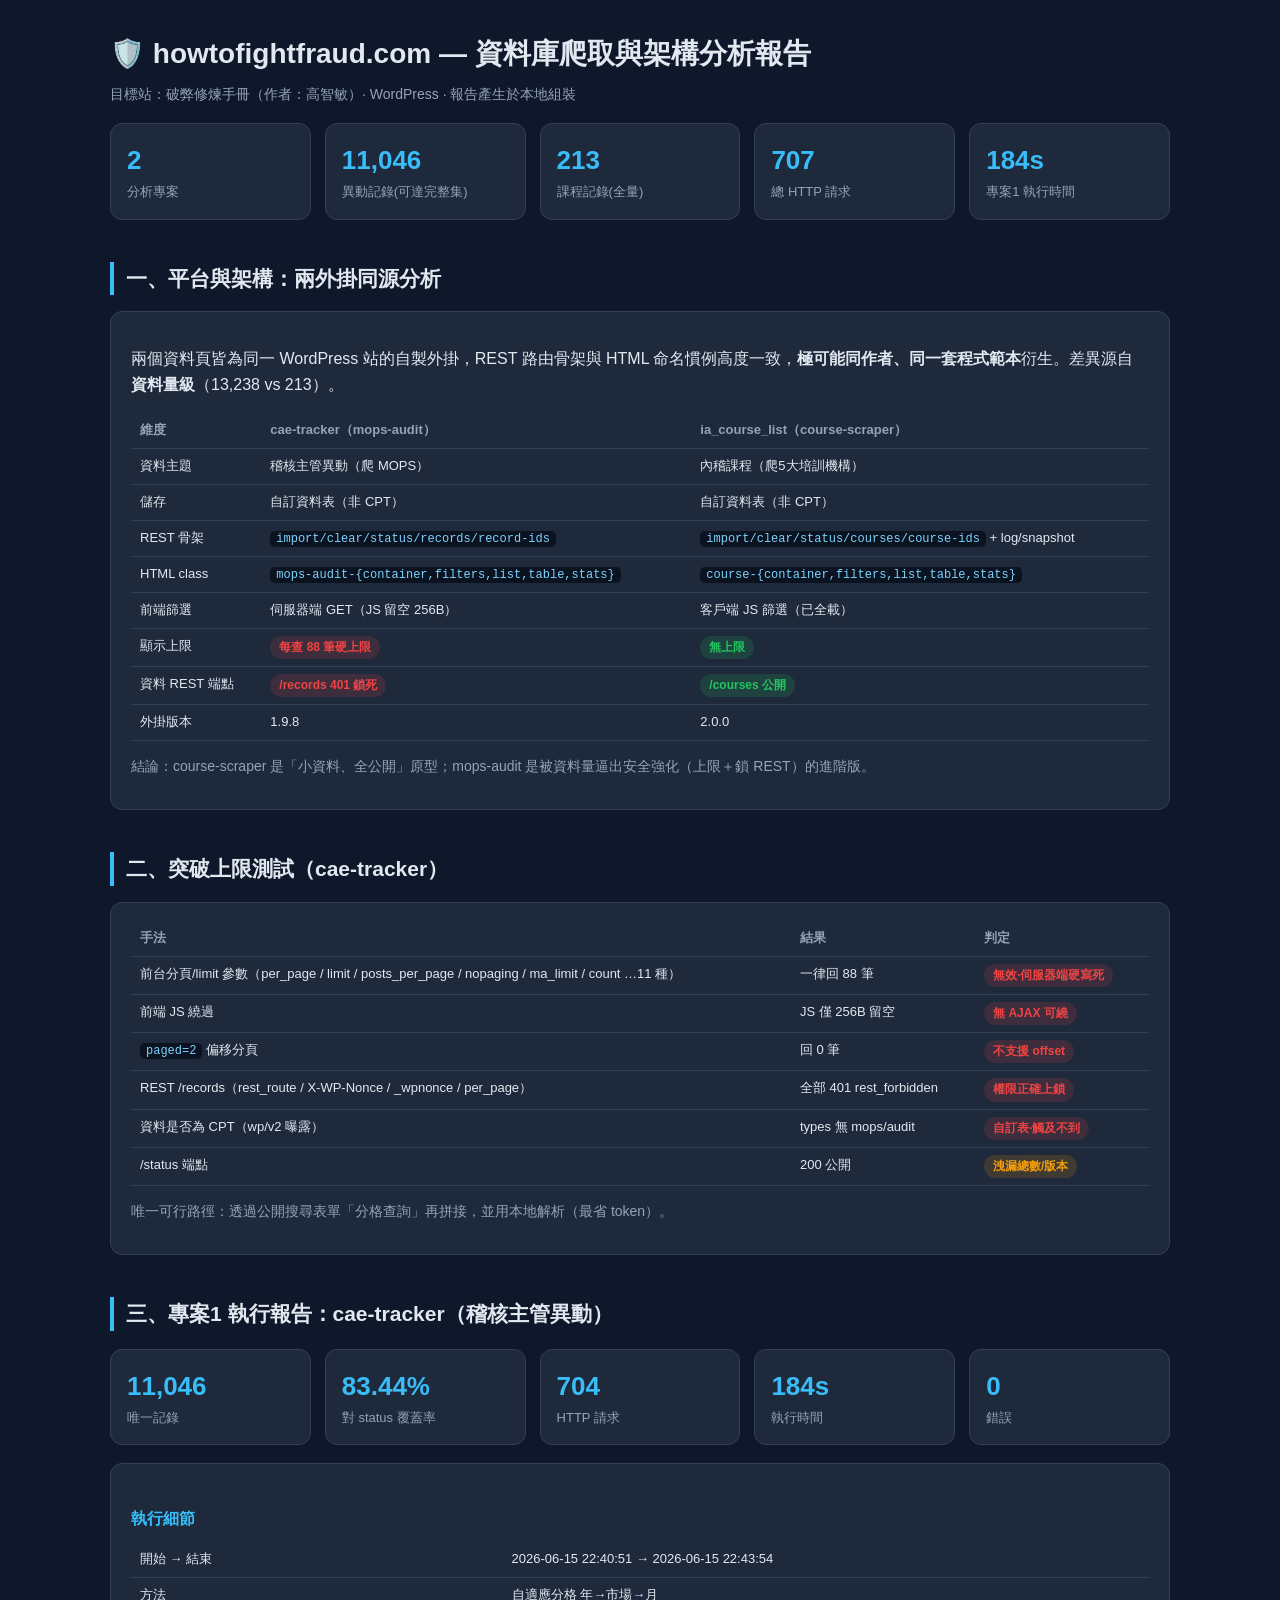
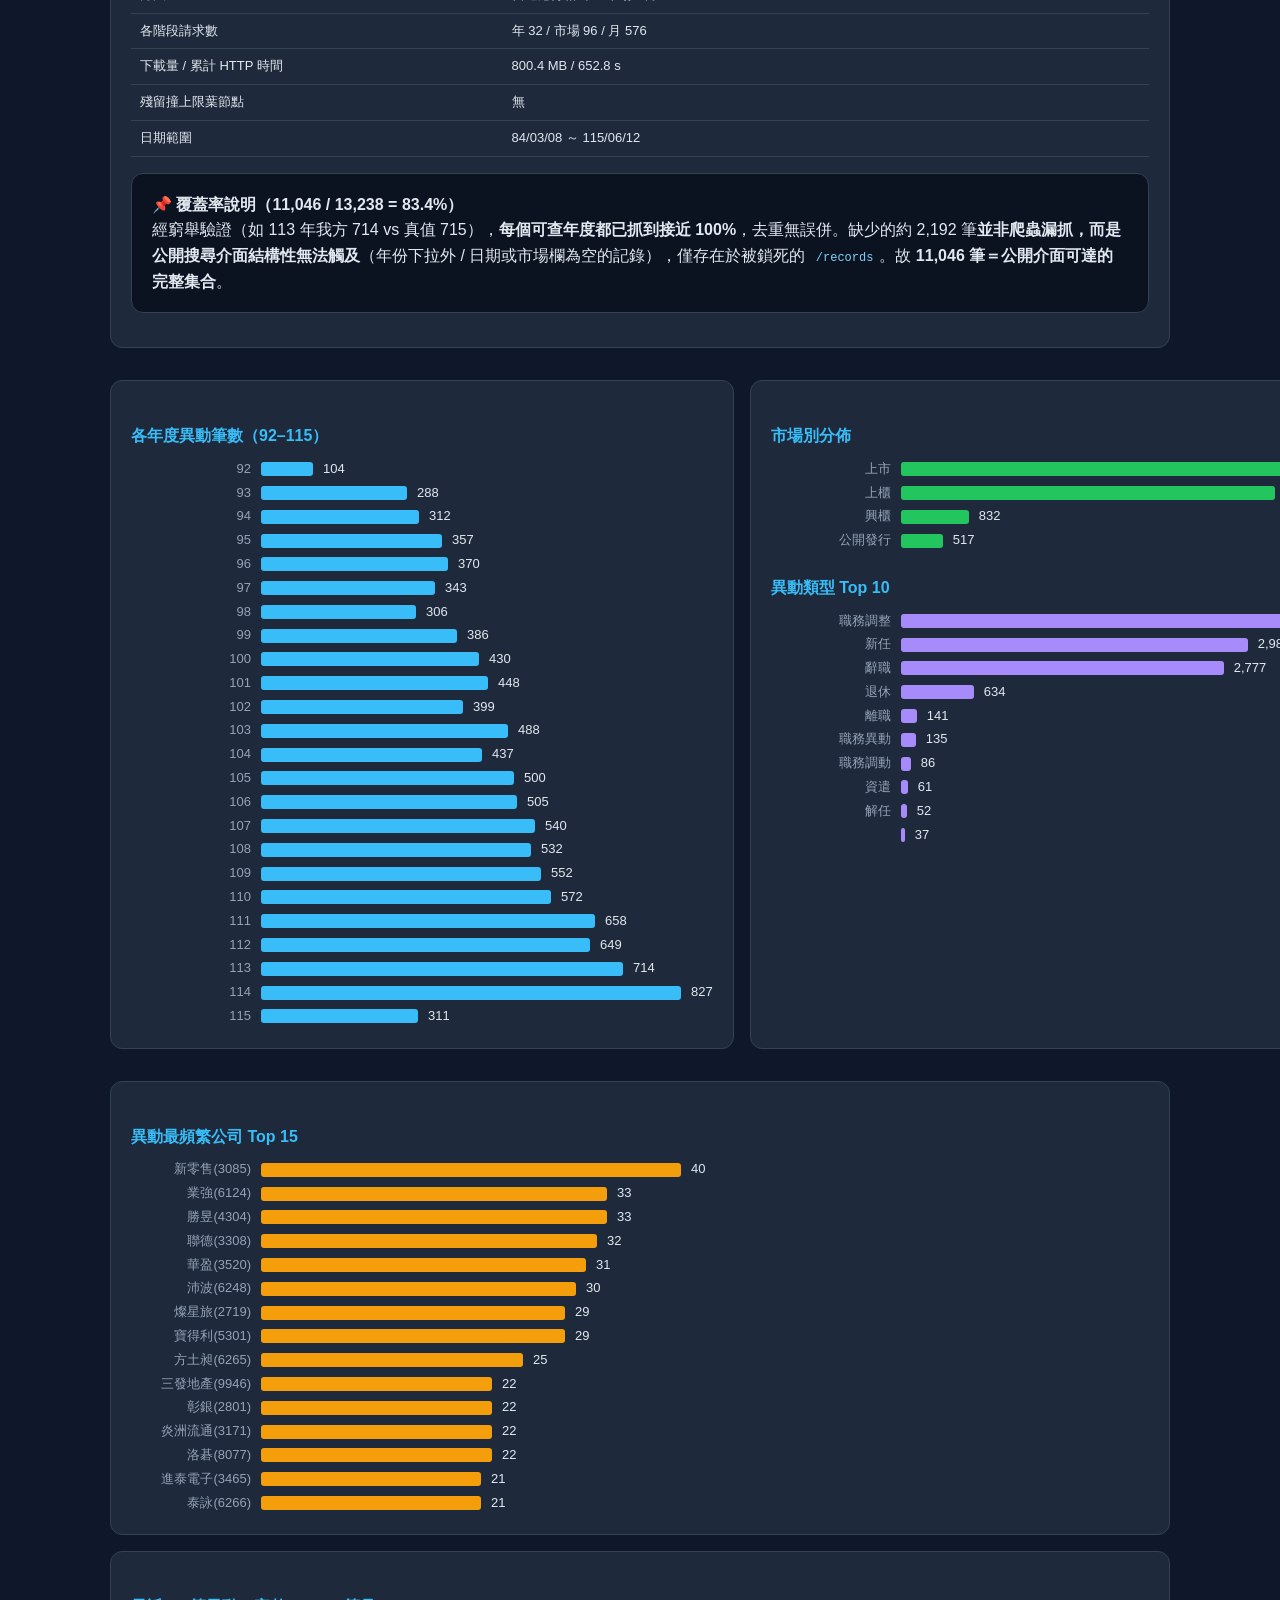
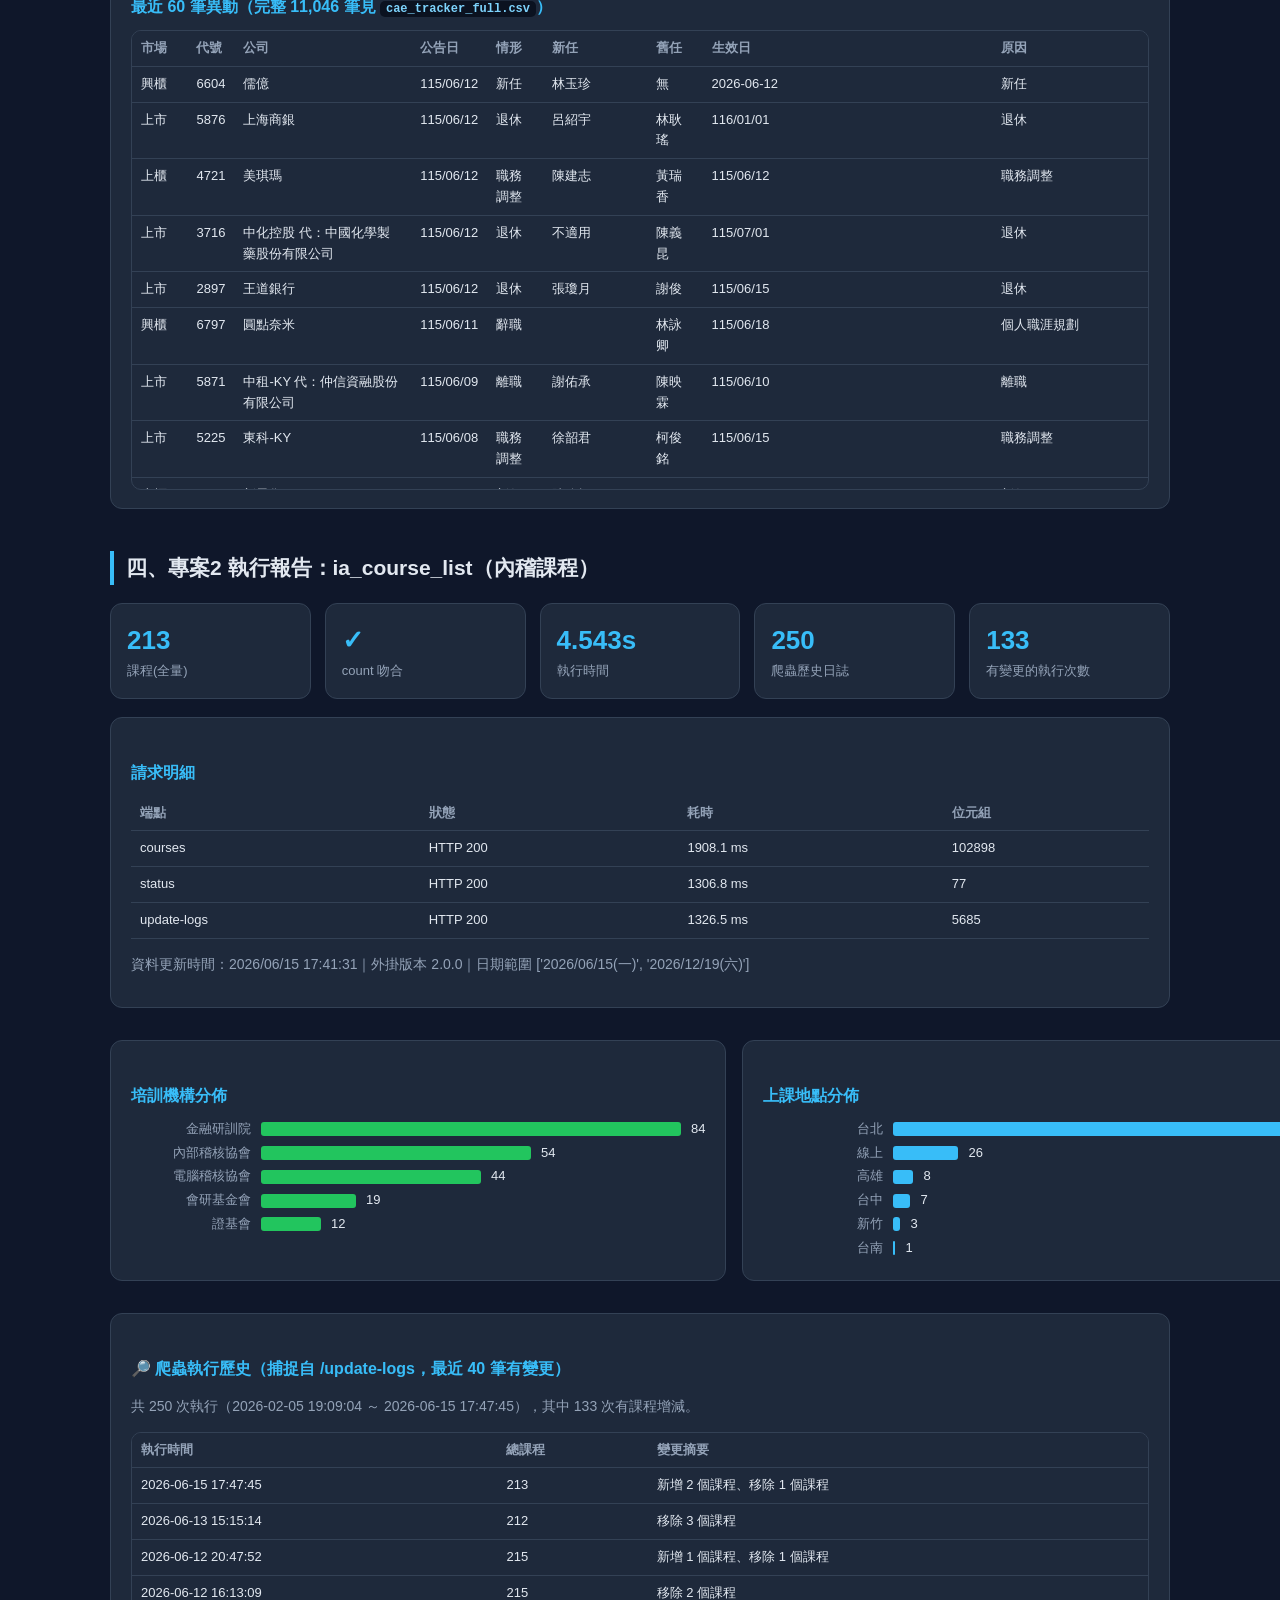
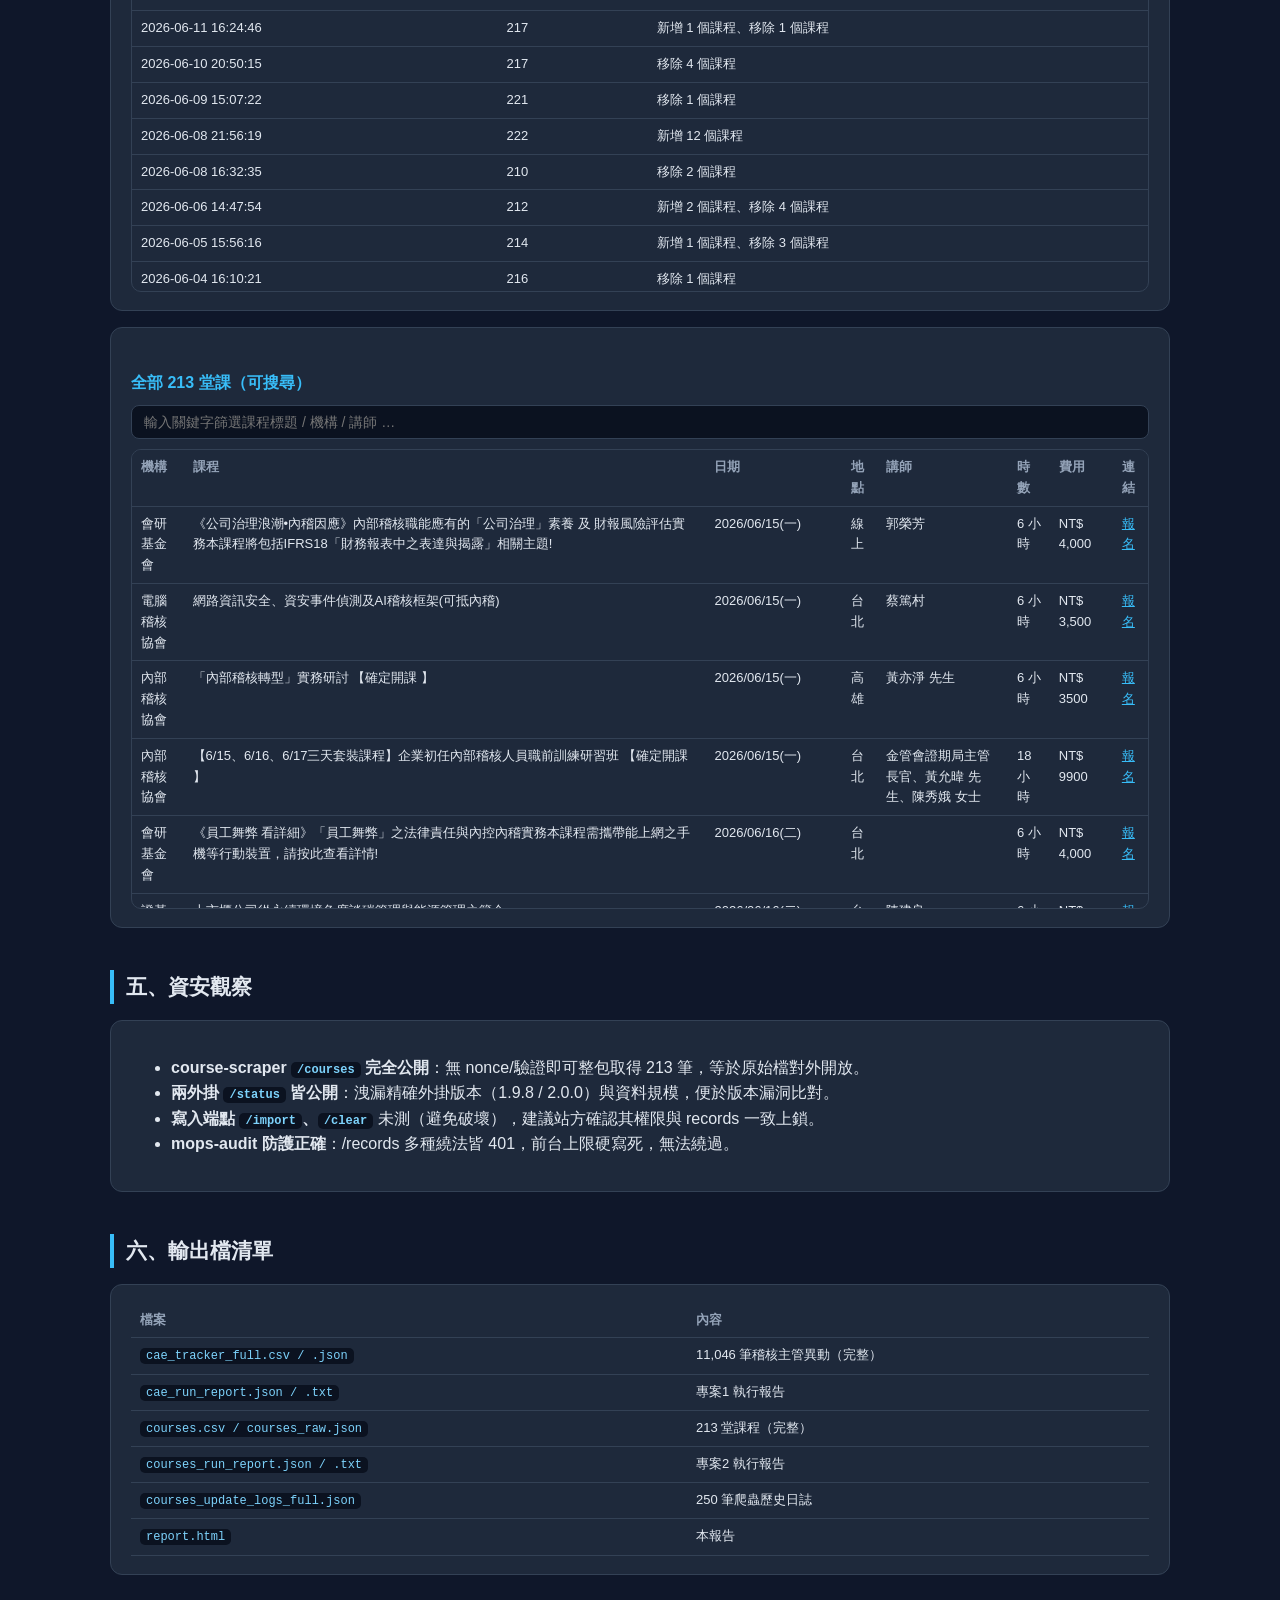
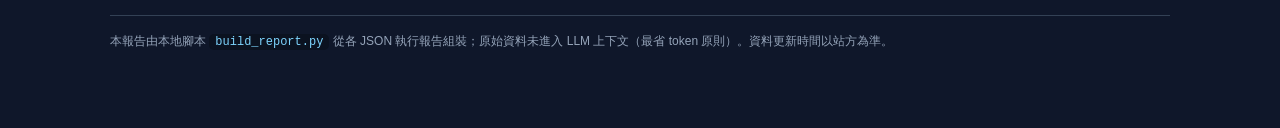
<file: reports/claude/report.html>
<!DOCTYPE html>
<html lang="zh-Hant"><head><meta charset="utf-8">
<meta name="viewport" content="width=device-width, initial-scale=1">
<title>howtofightfraud.com 資料庫爬取與架構分析報告</title>
<style>
:root{--bg:#0f172a;--card:#1e293b;--mut:#94a3b8;--fg:#e2e8f0;--ac:#38bdf8;--ok:#22c55e;--warn:#f59e0b;--bad:#ef4444;--line:#334155}
*{box-sizing:border-box}
body{margin:0;background:var(--bg);color:var(--fg);font-family:"Helvetica Neue","PingFang TC","Microsoft JhengHei",sans-serif;line-height:1.6}
.wrap{max-width:1100px;margin:0 auto;padding:32px 20px 80px}
h1{font-size:28px;margin:0 0 6px} h2{font-size:21px;margin:42px 0 14px;border-left:4px solid var(--ac);padding-left:12px}
h3{font-size:16px;color:var(--ac);margin:24px 0 10px}
.sub{color:var(--mut);font-size:14px}
.grid{display:grid;grid-template-columns:repeat(auto-fit,minmax(150px,1fr));gap:14px;margin:18px 0}
.kpi{background:var(--card);border:1px solid var(--line);border-radius:12px;padding:16px}
.kpi .n{font-size:26px;font-weight:700;color:var(--ac)} .kpi .l{font-size:13px;color:var(--mut)}
.card{background:var(--card);border:1px solid var(--line);border-radius:12px;padding:18px 20px;margin:16px 0}
table{width:100%;border-collapse:collapse;font-size:13px}
th,td{padding:7px 9px;border-bottom:1px solid var(--line);text-align:left;vertical-align:top}
th{color:var(--mut);font-weight:600;position:sticky;top:0;background:var(--card)}
.scroll{max-height:460px;overflow:auto;border:1px solid var(--line);border-radius:10px}
.barrow{display:flex;align-items:center;gap:10px;margin:3px 0;font-size:13px}
.barlab{width:120px;flex:none;color:var(--mut);text-align:right;white-space:nowrap;overflow:hidden;text-overflow:ellipsis}
.bar{height:14px;border-radius:3px} .barval{color:var(--fg);font-variant-numeric:tabular-nums}
.tag{display:inline-block;padding:2px 9px;border-radius:20px;font-size:12px;font-weight:600}
.t-ok{background:rgba(34,197,94,.15);color:var(--ok)} .t-bad{background:rgba(239,68,68,.15);color:var(--bad)}
.t-warn{background:rgba(245,158,11,.15);color:var(--warn)}
.two{display:grid;grid-template-columns:1fr 1fr;gap:16px} @media(max-width:760px){.two{grid-template-columns:1fr}}
code{background:#0b1220;padding:1px 6px;border-radius:5px;color:#7dd3fc;font-size:12px}
a{color:var(--ac)} input{background:#0b1220;border:1px solid var(--line);color:var(--fg);padding:8px 12px;border-radius:8px;width:100%;font-size:14px}
.foot{color:var(--mut);font-size:12px;margin-top:40px;border-top:1px solid var(--line);padding-top:16px}
</style></head><body><div class="wrap">

<h1>🛡️ howtofightfraud.com — 資料庫爬取與架構分析報告</h1>
<div class="sub">目標站：破弊修煉手冊（作者：高智敏）· WordPress · 報告產生於本地組裝</div>

<div class="grid">
  <div class="kpi"><div class="n">2</div><div class="l">分析專案</div></div>
  <div class="kpi"><div class="n">11,046</div><div class="l">異動記錄(可達完整集)</div></div>
  <div class="kpi"><div class="n">213</div><div class="l">課程記錄(全量)</div></div>
  <div class="kpi"><div class="n">707</div><div class="l">總 HTTP 請求</div></div>
  <div class="kpi"><div class="n">184s</div><div class="l">專案1 執行時間</div></div>
</div>

<h2>一、平台與架構：兩外掛同源分析</h2>
<div class="card">
<p>兩個資料頁皆為同一 WordPress 站的自製外掛，REST 路由骨架與 HTML 命名慣例高度一致，<b>極可能同作者、同一套程式範本</b>衍生。差異源自<b>資料量級</b>（13,238 vs 213）。</p>
<table>
<tr><th>維度</th><th>cae-tracker（mops-audit）</th><th>ia_course_list（course-scraper）</th></tr>
<tr><td>資料主題</td><td>稽核主管異動（爬 MOPS）</td><td>內稽課程（爬5大培訓機構）</td></tr>
<tr><td>儲存</td><td>自訂資料表（非 CPT）</td><td>自訂資料表（非 CPT）</td></tr>
<tr><td>REST 骨架</td><td><code>import/clear/status/records/record-ids</code></td><td><code>import/clear/status/courses/course-ids</code> + log/snapshot</td></tr>
<tr><td>HTML class</td><td><code>mops-audit-{container,filters,list,table,stats}</code></td><td><code>course-{container,filters,list,table,stats}</code></td></tr>
<tr><td>前端篩選</td><td>伺服器端 GET（JS 留空 256B）</td><td>客戶端 JS 篩選（已全載）</td></tr>
<tr><td>顯示上限</td><td><span class="tag t-bad">每查 88 筆硬上限</span></td><td><span class="tag t-ok">無上限</span></td></tr>
<tr><td>資料 REST 端點</td><td><span class="tag t-bad">/records 401 鎖死</span></td><td><span class="tag t-ok">/courses 公開</span></td></tr>
<tr><td>外掛版本</td><td>1.9.8</td><td>2.0.0</td></tr>
</table>
<p class="sub">結論：course-scraper 是「小資料、全公開」原型；mops-audit 是被資料量逼出安全強化（上限＋鎖 REST）的進階版。</p>
</div>

<h2>二、突破上限測試（cae-tracker）</h2>
<div class="card">
<table>
<tr><th>手法</th><th>結果</th><th>判定</th></tr>
<tr><td>前台分頁/limit 參數（per_page / limit / posts_per_page / nopaging / ma_limit / count …11 種）</td><td>一律回 88 筆</td><td><span class="tag t-bad">無效·伺服器端硬寫死</span></td></tr>
<tr><td>前端 JS 繞過</td><td>JS 僅 256B 留空</td><td><span class="tag t-bad">無 AJAX 可繞</span></td></tr>
<tr><td><code>paged=2</code> 偏移分頁</td><td>回 0 筆</td><td><span class="tag t-bad">不支援 offset</span></td></tr>
<tr><td>REST /records（rest_route / X-WP-Nonce / _wpnonce / per_page）</td><td>全部 401 rest_forbidden</td><td><span class="tag t-bad">權限正確上鎖</span></td></tr>
<tr><td>資料是否為 CPT（wp/v2 曝露）</td><td>types 無 mops/audit</td><td><span class="tag t-bad">自訂表·觸及不到</span></td></tr>
<tr><td>/status 端點</td><td>200 公開</td><td><span class="tag t-warn">洩漏總數/版本</span></td></tr>
</table>
<p class="sub">唯一可行路徑：透過公開搜尋表單「分格查詢」再拼接，並用本地解析（最省 token）。</p>
</div>

<h2>三、專案1 執行報告：cae-tracker（稽核主管異動）</h2>
<div class="grid">
  <div class="kpi"><div class="n">11,046</div><div class="l">唯一記錄</div></div>
  <div class="kpi"><div class="n">83.44%</div><div class="l">對 status 覆蓋率</div></div>
  <div class="kpi"><div class="n">704</div><div class="l">HTTP 請求</div></div>
  <div class="kpi"><div class="n">184s</div><div class="l">執行時間</div></div>
  <div class="kpi"><div class="n">0</div><div class="l">錯誤</div></div>
</div>
<div class="card">
<h3>執行細節</h3>
<table>
<tr><td>開始 → 結束</td><td>2026-06-15 22:40:51 → 2026-06-15 22:43:54</td></tr>
<tr><td>方法</td><td>自適應分格 年→市場→月</td></tr>
<tr><td>各階段請求數</td><td>年 32 / 市場 96 / 月 576</td></tr>
<tr><td>下載量 / 累計 HTTP 時間</td><td>800.4 MB / 652.8 s</td></tr>
<tr><td>殘留撞上限葉節點</td><td>無</td></tr>
<tr><td>日期範圍</td><td>84/03/08 ～ 115/06/12</td></tr>
</table>
<div class="card" style="background:#0b1220">
<b>📌 覆蓋率說明（11,046 / 13,238 = 83.4%）</b><br>
經窮舉驗證（如 113 年我方 714 vs 真值 715），<b>每個可查年度都已抓到接近 100%</b>，去重無誤併。缺少的約 2,192 筆<b>並非爬蟲漏抓，而是公開搜尋介面結構性無法觸及</b>（年份下拉外 / 日期或市場欄為空的記錄），僅存在於被鎖死的 <code>/records</code>。故 <b>11,046 筆＝公開介面可達的完整集合</b>。
</div>
</div>

<div class="two">
<div class="card"><h3>各年度異動筆數（92–115）</h3><div class="barrow"><span class="barlab">92</span><span class="bar" style="width:52px;background:#38bdf8"></span><span class="barval">104</span></div><div class="barrow"><span class="barlab">93</span><span class="bar" style="width:146px;background:#38bdf8"></span><span class="barval">288</span></div><div class="barrow"><span class="barlab">94</span><span class="bar" style="width:158px;background:#38bdf8"></span><span class="barval">312</span></div><div class="barrow"><span class="barlab">95</span><span class="bar" style="width:181px;background:#38bdf8"></span><span class="barval">357</span></div><div class="barrow"><span class="barlab">96</span><span class="bar" style="width:187px;background:#38bdf8"></span><span class="barval">370</span></div><div class="barrow"><span class="barlab">97</span><span class="bar" style="width:174px;background:#38bdf8"></span><span class="barval">343</span></div><div class="barrow"><span class="barlab">98</span><span class="bar" style="width:155px;background:#38bdf8"></span><span class="barval">306</span></div><div class="barrow"><span class="barlab">99</span><span class="bar" style="width:196px;background:#38bdf8"></span><span class="barval">386</span></div><div class="barrow"><span class="barlab">100</span><span class="bar" style="width:218px;background:#38bdf8"></span><span class="barval">430</span></div><div class="barrow"><span class="barlab">101</span><span class="bar" style="width:227px;background:#38bdf8"></span><span class="barval">448</span></div><div class="barrow"><span class="barlab">102</span><span class="bar" style="width:202px;background:#38bdf8"></span><span class="barval">399</span></div><div class="barrow"><span class="barlab">103</span><span class="bar" style="width:247px;background:#38bdf8"></span><span class="barval">488</span></div><div class="barrow"><span class="barlab">104</span><span class="bar" style="width:221px;background:#38bdf8"></span><span class="barval">437</span></div><div class="barrow"><span class="barlab">105</span><span class="bar" style="width:253px;background:#38bdf8"></span><span class="barval">500</span></div><div class="barrow"><span class="barlab">106</span><span class="bar" style="width:256px;background:#38bdf8"></span><span class="barval">505</span></div><div class="barrow"><span class="barlab">107</span><span class="bar" style="width:274px;background:#38bdf8"></span><span class="barval">540</span></div><div class="barrow"><span class="barlab">108</span><span class="bar" style="width:270px;background:#38bdf8"></span><span class="barval">532</span></div><div class="barrow"><span class="barlab">109</span><span class="bar" style="width:280px;background:#38bdf8"></span><span class="barval">552</span></div><div class="barrow"><span class="barlab">110</span><span class="bar" style="width:290px;background:#38bdf8"></span><span class="barval">572</span></div><div class="barrow"><span class="barlab">111</span><span class="bar" style="width:334px;background:#38bdf8"></span><span class="barval">658</span></div><div class="barrow"><span class="barlab">112</span><span class="bar" style="width:329px;background:#38bdf8"></span><span class="barval">649</span></div><div class="barrow"><span class="barlab">113</span><span class="bar" style="width:362px;background:#38bdf8"></span><span class="barval">714</span></div><div class="barrow"><span class="barlab">114</span><span class="bar" style="width:420px;background:#38bdf8"></span><span class="barval">827</span></div><div class="barrow"><span class="barlab">115</span><span class="bar" style="width:157px;background:#38bdf8"></span><span class="barval">311</span></div></div>
<div class="card"><h3>市場別分佈</h3><div class="barrow"><span class="barlab">上市</span><span class="bar" style="width:420px;background:#22c55e"></span><span class="barval">5,123</span></div><div class="barrow"><span class="barlab">上櫃</span><span class="bar" style="width:374px;background:#22c55e"></span><span class="barval">4,574</span></div><div class="barrow"><span class="barlab">興櫃</span><span class="bar" style="width:68px;background:#22c55e"></span><span class="barval">832</span></div><div class="barrow"><span class="barlab">公開發行</span><span class="bar" style="width:42px;background:#22c55e"></span><span class="barval">517</span></div>
<h3>異動類型 Top 10</h3><div class="barrow"><span class="barlab">職務調整</span><span class="bar" style="width:420px;background:#a78bfa"></span><span class="barval">3,604</span></div><div class="barrow"><span class="barlab">新任</span><span class="bar" style="width:347px;background:#a78bfa"></span><span class="barval">2,985</span></div><div class="barrow"><span class="barlab">辭職</span><span class="bar" style="width:323px;background:#a78bfa"></span><span class="barval">2,777</span></div><div class="barrow"><span class="barlab">退休</span><span class="bar" style="width:73px;background:#a78bfa"></span><span class="barval">634</span></div><div class="barrow"><span class="barlab">離職</span><span class="bar" style="width:16px;background:#a78bfa"></span><span class="barval">141</span></div><div class="barrow"><span class="barlab">職務異動</span><span class="bar" style="width:15px;background:#a78bfa"></span><span class="barval">135</span></div><div class="barrow"><span class="barlab">職務調動</span><span class="bar" style="width:10px;background:#a78bfa"></span><span class="barval">86</span></div><div class="barrow"><span class="barlab">資遣</span><span class="bar" style="width:7px;background:#a78bfa"></span><span class="barval">61</span></div><div class="barrow"><span class="barlab">解任</span><span class="bar" style="width:6px;background:#a78bfa"></span><span class="barval">52</span></div><div class="barrow"><span class="barlab"></span><span class="bar" style="width:4px;background:#a78bfa"></span><span class="barval">37</span></div></div>
</div>

<div class="card"><h3>異動最頻繁公司 Top 15</h3><div class="barrow"><span class="barlab">新零售(3085)</span><span class="bar" style="width:420px;background:#f59e0b"></span><span class="barval">40</span></div><div class="barrow"><span class="barlab">業強(6124)</span><span class="bar" style="width:346px;background:#f59e0b"></span><span class="barval">33</span></div><div class="barrow"><span class="barlab">勝昱(4304)</span><span class="bar" style="width:346px;background:#f59e0b"></span><span class="barval">33</span></div><div class="barrow"><span class="barlab">聯德(3308)</span><span class="bar" style="width:336px;background:#f59e0b"></span><span class="barval">32</span></div><div class="barrow"><span class="barlab">華盈(3520)</span><span class="bar" style="width:325px;background:#f59e0b"></span><span class="barval">31</span></div><div class="barrow"><span class="barlab">沛波(6248)</span><span class="bar" style="width:315px;background:#f59e0b"></span><span class="barval">30</span></div><div class="barrow"><span class="barlab">燦星旅(2719)</span><span class="bar" style="width:304px;background:#f59e0b"></span><span class="barval">29</span></div><div class="barrow"><span class="barlab">寶得利(5301)</span><span class="bar" style="width:304px;background:#f59e0b"></span><span class="barval">29</span></div><div class="barrow"><span class="barlab">方土昶(6265)</span><span class="bar" style="width:262px;background:#f59e0b"></span><span class="barval">25</span></div><div class="barrow"><span class="barlab">三發地產(9946)</span><span class="bar" style="width:231px;background:#f59e0b"></span><span class="barval">22</span></div><div class="barrow"><span class="barlab">彰銀(2801)</span><span class="bar" style="width:231px;background:#f59e0b"></span><span class="barval">22</span></div><div class="barrow"><span class="barlab">炎洲流通(3171)</span><span class="bar" style="width:231px;background:#f59e0b"></span><span class="barval">22</span></div><div class="barrow"><span class="barlab">洛碁(8077)</span><span class="bar" style="width:231px;background:#f59e0b"></span><span class="barval">22</span></div><div class="barrow"><span class="barlab">進泰電子(3465)</span><span class="bar" style="width:220px;background:#f59e0b"></span><span class="barval">21</span></div><div class="barrow"><span class="barlab">泰詠(6266)</span><span class="bar" style="width:220px;background:#f59e0b"></span><span class="barval">21</span></div></div>

<div class="card"><h3>最近 60 筆異動（完整 11,046 筆見 <code>cae_tracker_full.csv</code>）</h3>
<div class="scroll"><table><tr><th>市場</th><th>代號</th><th>公司</th><th>公告日</th><th>情形</th><th>新任</th><th>舊任</th><th>生效日</th><th>原因</th></tr><tr><td>興櫃</td><td>6604</td><td>儒億</td><td>115/06/12</td><td>新任</td><td>林玉珍</td><td>無</td><td>2026-06-12</td><td>新任</td></tr><tr><td>上市</td><td>5876</td><td>上海商銀</td><td>115/06/12</td><td>退休</td><td>呂紹宇</td><td>林耿瑤</td><td>116/01/01</td><td>退休</td></tr><tr><td>上櫃</td><td>4721</td><td>美琪瑪</td><td>115/06/12</td><td>職務調整</td><td>陳建志</td><td>黃瑞香</td><td>115/06/12</td><td>職務調整</td></tr><tr><td>上市</td><td>3716</td><td>中化控股 代：中國化學製藥股份有限公司</td><td>115/06/12</td><td>退休</td><td>不適用</td><td>陳義昆</td><td>115/07/01</td><td>退休</td></tr><tr><td>上市</td><td>2897</td><td>王道銀行</td><td>115/06/12</td><td>退休</td><td>張瓊月</td><td>謝俊</td><td>115/06/15</td><td>退休</td></tr><tr><td>興櫃</td><td>6797</td><td>圓點奈米</td><td>115/06/11</td><td>辭職</td><td></td><td>林詠卿</td><td>115/06/18</td><td>個人職涯規劃</td></tr><tr><td>上市</td><td>5871</td><td>中租-KY 代：仲信資融股份有限公司</td><td>115/06/09</td><td>離職</td><td>謝佑承</td><td>陳映霖</td><td>115/06/10</td><td>離職</td></tr><tr><td>上市</td><td>5225</td><td>東科-KY</td><td>115/06/08</td><td>職務調整</td><td>徐韶君</td><td>柯俊銘</td><td>115/06/15</td><td>職務調整</td></tr><tr><td>上櫃</td><td>3085</td><td>新零售</td><td>115/06/08</td><td>新任</td><td>陳維揚</td><td></td><td>115/06/08</td><td>新任</td></tr><tr><td>上市</td><td>2459</td><td>敦吉</td><td>115/06/04</td><td>辭職</td><td>不適用</td><td>王寶鏡</td><td>115/07/01</td><td>辭職</td></tr><tr><td>上櫃</td><td>3691</td><td>碩禾</td><td>115/06/02</td><td>辭職</td><td></td><td>洪佩妤</td><td>115/06/02</td><td>個人職涯規劃</td></tr><tr><td>上市</td><td>2801</td><td>彰銀</td><td>115/06/02</td><td>職務調整</td><td>林淑敏</td><td>范玉琴</td><td>115/6/3</td><td>職務調整</td></tr><tr><td>公開發行</td><td>2759</td><td>咖碼</td><td>115/06/02</td><td>辭職</td><td></td><td>黃子晏</td><td>115/05/31</td><td>生涯規劃請辭</td></tr><tr><td>上櫃</td><td>8342</td><td>益張</td><td>115/06/01</td><td>辭職</td><td>蘇傳勤</td><td>詹亞璇</td><td>115/06/01</td><td>個人職涯規劃</td></tr><tr><td>興櫃</td><td>6886</td><td>遠東生技</td><td>115/06/01</td><td>辭職</td><td></td><td>郭韋伶</td><td>115/05/31</td><td>個人職涯規劃</td></tr><tr><td>公開發行</td><td>6034</td><td>愛金卡</td><td>115/06/01</td><td>辭職</td><td>不適用</td><td>郭秀春</td><td>115/06/01</td><td>個人生涯規劃</td></tr><tr><td>上櫃</td><td>5314</td><td>世紀*</td><td>115/06/01</td><td>辭職</td><td>待人選確定後另行公告</td><td>施芑彤</td><td>115/05/31</td><td>辭職</td></tr><tr><td>上櫃</td><td>4804</td><td>大略-KY</td><td>115/06/01</td><td>辭職</td><td>暫缺</td><td>洪乾智</td><td>115/05/31</td><td>生涯規劃</td></tr><tr><td>公開發行</td><td>2759</td><td>咖碼</td><td>115/06/01</td><td>辭職</td><td></td><td>黃子晏</td><td>115/05/31</td><td>生涯規劃請辭</td></tr><tr><td>上櫃</td><td>6494</td><td>九齊</td><td>115/05/29</td><td>退休</td><td></td><td>吳孟洋</td><td>115/05/29</td><td>退休</td></tr><tr><td>上櫃</td><td>6179</td><td>亞通</td><td>115/05/29</td><td>辭職</td><td>職缺待補</td><td>賴榮光</td><td>115/05/29</td><td>辭職</td></tr><tr><td>上市</td><td>6426</td><td>統新</td><td>115/05/28</td><td>辭職</td><td></td><td>李靜儀</td><td>115/06/05</td><td>李靜儀小姐申請辭職</td></tr><tr><td>興櫃</td><td>6886</td><td>遠東生技</td><td>115/05/25</td><td>職務調整</td><td></td><td>郭韋伶</td><td>115/05/25</td><td>職務調整</td></tr><tr><td>興櫃</td><td>7897</td><td>禾迅綠電</td><td>115/05/22</td><td>辭職</td><td></td><td>曾月楦</td><td>115/05/24</td><td>個人生涯規劃</td></tr><tr><td>上市</td><td>6794</td><td>向榮生技</td><td>115/05/22</td><td>辭職</td><td></td><td>劉瑞宇</td><td>115/05/22</td><td>個人職涯規劃</td></tr><tr><td>上市</td><td>2890</td><td>永豐金 代：永豐銀行(中國)有限公司</td><td>115/05/22</td><td>職務調整</td><td>王柏凱</td><td>陳秋雅</td><td>俟永豐銀行(中國)有限公司董事會通過並報經當地主管機關核准後生效</td><td>職務調整</td></tr><tr><td>上櫃</td><td>8171</td><td>天宇 代：夸克能源(股)有限公司</td><td>115/05/19</td><td>辭職</td><td>待聘</td><td>楊宗霖</td><td>115/05/19</td><td>個人職涯規劃</td></tr><tr><td>上市</td><td>2886</td><td>兆豐金</td><td>115/05/19</td><td>職務調整</td><td>黃淑娥</td><td>林玲君</td><td>自交接日起生效</td><td>職務調整</td></tr><tr><td>公開發行</td><td>7746</td><td>智安</td><td>115/05/18</td><td>新任</td><td>王靖淇</td><td>無</td><td>115/05/08</td><td>新任</td></tr><tr><td>興櫃</td><td>7890</td><td>明曜科技</td><td>115/05/15</td><td>職務調整</td><td>徐才玄</td><td>簡敏玲</td><td>115/05/15</td><td>職務調整</td></tr><tr><td>上櫃</td><td>6465</td><td>威潤</td><td>115/05/15</td><td>辭職</td><td></td><td>黃偉志</td><td>115/05/15</td><td>辭職</td></tr><tr><td>上櫃</td><td>8431</td><td>匯鑽科</td><td>115/05/14</td><td>職務調整</td><td>郭子龍</td><td>蔡明勳</td><td>115/05/14</td><td>職務調整</td></tr><tr><td>上市</td><td>2801</td><td>彰銀</td><td>115/05/14</td><td>職務調整</td><td>林淑敏</td><td>范玉琴</td><td>俟金融監督管理委員會核准後生效</td><td>職務調整</td></tr><tr><td>上市</td><td>1603</td><td>華電</td><td>115/05/14</td><td>新任</td><td>林玉雲</td><td></td><td>115/05/14</td><td>新任</td></tr><tr><td>上市</td><td>6931</td><td>青松健康</td><td>115/05/13</td><td>職務調整</td><td>張逢元</td><td>王裕鈞</td><td>115/05/13</td><td>職務調整</td></tr><tr><td>上櫃</td><td>6127</td><td>九豪</td><td>115/05/13</td><td>新任</td><td>黃景若</td><td>不適用</td><td>115/05/13</td><td>新任</td></tr><tr><td>上櫃</td><td>6118</td><td>建達</td><td>115/05/13</td><td>新任</td><td>黃盈慈</td><td>不適用</td><td>115/05/13</td><td>新任</td></tr><tr><td>上櫃</td><td>3236</td><td>千如</td><td>115/05/13</td><td>留職停薪</td><td>彭瀠瑩</td><td>姜承佑</td><td>115/06/01</td><td>稽核主管申請育嬰假</td></tr><tr><td>上市</td><td>2314</td><td>台揚</td><td>115/05/13</td><td>辭職</td><td>待聘</td><td>陳咨尹</td><td>115/05/13</td><td>個人職涯規劃</td></tr><tr><td>興櫃</td><td>7783</td><td>佳運</td><td>115/05/12</td><td>辭職</td><td>待人員確定後另行公告</td><td>許秀菊</td><td>115/05/12</td><td>辭職</td></tr><tr><td>上市</td><td>6541</td><td>泰福-KY</td><td>115/05/12</td><td>職務調整</td><td>陳思穎</td><td>洪玉枚</td><td>115/05/31</td><td>職務調整</td></tr><tr><td>上市</td><td>3437</td><td>榮創</td><td>115/05/12</td><td>新任</td><td>何家棨</td><td></td><td>115/05/12</td><td>新任</td></tr><tr><td>上櫃</td><td>3285</td><td>微端</td><td>115/05/12</td><td>新任</td><td>陶福雄</td><td>吳欣頻</td><td>115/05/12</td><td>新任</td></tr><tr><td>上櫃</td><td>2740</td><td>華軒</td><td>115/05/12</td><td>新任</td><td>徐秀蓉</td><td>不適用</td><td>115/05/12</td><td>新任</td></tr><tr><td>上櫃</td><td>2718</td><td>全心投控</td><td>115/05/12</td><td>新任</td><td>許秀菊</td><td></td><td>115/05/13</td><td>新任</td></tr><tr><td>上市</td><td>2371</td><td>大同</td><td>115/05/12</td><td>新任</td><td>張智凱</td><td>無</td><td>115/05/12</td><td>新任</td></tr><tr><td>上市</td><td>2106</td><td>建大</td><td>115/05/12</td><td>職務調整</td><td>楊凱茹</td><td>謝玉璜</td><td>115年07月10日</td><td>職務調整</td></tr><tr><td>公開發行</td><td>8988</td><td>大屯有線</td><td>115/05/11</td><td>辭職</td><td>職缺待補</td><td>莊雅淇</td><td>115/05/31</td><td>辭職</td></tr><tr><td>興櫃</td><td>6572</td><td>博錸</td><td>115/05/11</td><td>退休</td><td></td><td>王順靜</td><td>115/05/31</td><td>退休</td></tr><tr><td>上市</td><td>6464</td><td>台數科 代：大屯有線電視(股)公司</td><td>115/05/11</td><td>辭職</td><td>職缺待補</td><td>莊雅淇</td><td>115/05/31</td><td>子公司大屯有線電視(股)公司：辭職</td></tr><tr><td>上市</td><td>3703</td><td>欣陸</td><td>115/05/11</td><td>職務調整</td><td>周盛瑝</td><td>周盛瑝</td><td>115/05/11</td><td>職務調整</td></tr><tr><td>上市</td><td>3645</td><td>達邁</td><td>115/05/11</td><td>新任</td><td>羅筠婷</td><td></td><td>115/05/11</td><td>新任</td></tr><tr><td>上櫃</td><td>2754</td><td>亞洲藏壽司</td><td>115/05/11</td><td>新任</td><td>黃品方</td><td></td><td>115/05/11</td><td>新任</td></tr><tr><td>上櫃</td><td>2754</td><td>亞洲藏壽司</td><td>115/05/11</td><td>新任</td><td>黃品方</td><td></td><td>115/05/12</td><td>新任</td></tr><tr><td>上櫃</td><td>1781</td><td>合世</td><td>115/05/11</td><td>新任</td><td>周欣燕</td><td></td><td>115/05/11</td><td>新任</td></tr><tr><td>公開發行</td><td>7746</td><td>智安</td><td>115/05/09</td><td>新任</td><td>王靖淇</td><td>彭冠理</td><td>115/05/08</td><td>新任</td></tr><tr><td>上櫃</td><td>5426</td><td>振發</td><td>115/05/08</td><td>職務調整</td><td>陳梅君</td><td>陳建州</td><td>115/05/08</td><td>營運管理調整</td></tr><tr><td>上櫃</td><td>5278</td><td>尚凡*</td><td>115/05/08</td><td>辭職</td><td>林欣螢</td><td>范淑惠</td><td>115/05/08</td><td>辭職</td></tr><tr><td>上櫃</td><td>4754</td><td>國碳科</td><td>115/05/08</td><td>職務調整</td><td>遺缺待補</td><td>張簡淑惠</td><td>115/05/08</td><td>職務調整</td></tr><tr><td>上市</td><td>3661</td><td>世芯-KY</td><td>115/05/08</td><td>職務調整</td><td>林孝芸</td><td>林雅惠</td><td>115/05/08</td><td>職務調整</td></tr></table></div></div>

<h2>四、專案2 執行報告：ia_course_list（內稽課程）</h2>
<div class="grid">
  <div class="kpi"><div class="n">213</div><div class="l">課程(全量)</div></div>
  <div class="kpi"><div class="n">✓</div><div class="l">count 吻合</div></div>
  <div class="kpi"><div class="n">4.543s</div><div class="l">執行時間</div></div>
  <div class="kpi"><div class="n">250</div><div class="l">爬蟲歷史日誌</div></div>
  <div class="kpi"><div class="n">133</div><div class="l">有變更的執行次數</div></div>
</div>
<div class="card">
<h3>請求明細</h3>
<table><tr><th>端點</th><th>狀態</th><th>耗時</th><th>位元組</th></tr><tr><td>courses</td><td>HTTP 200</td><td>1908.1 ms</td><td>102898</td></tr><tr><td>status</td><td>HTTP 200</td><td>1306.8 ms</td><td>77</td></tr><tr><td>update-logs</td><td>HTTP 200</td><td>1326.5 ms</td><td>5685</td></tr></table>
<p class="sub">資料更新時間：2026/06/15 17:41:31｜外掛版本 2.0.0｜日期範圍 [&#x27;2026/06/15(一)&#x27;, &#x27;2026/12/19(六)&#x27;]</p>
</div>
<div class="two">
<div class="card"><h3>培訓機構分佈</h3><div class="barrow"><span class="barlab">金融研訓院</span><span class="bar" style="width:420px;background:#22c55e"></span><span class="barval">84</span></div><div class="barrow"><span class="barlab">內部稽核協會</span><span class="bar" style="width:270px;background:#22c55e"></span><span class="barval">54</span></div><div class="barrow"><span class="barlab">電腦稽核協會</span><span class="bar" style="width:220px;background:#22c55e"></span><span class="barval">44</span></div><div class="barrow"><span class="barlab">會研基金會</span><span class="bar" style="width:95px;background:#22c55e"></span><span class="barval">19</span></div><div class="barrow"><span class="barlab">證基會</span><span class="bar" style="width:60px;background:#22c55e"></span><span class="barval">12</span></div></div>
<div class="card"><h3>上課地點分佈</h3><div class="barrow"><span class="barlab">台北</span><span class="bar" style="width:420px;background:#38bdf8"></span><span class="barval">168</span></div><div class="barrow"><span class="barlab">線上</span><span class="bar" style="width:65px;background:#38bdf8"></span><span class="barval">26</span></div><div class="barrow"><span class="barlab">高雄</span><span class="bar" style="width:20px;background:#38bdf8"></span><span class="barval">8</span></div><div class="barrow"><span class="barlab">台中</span><span class="bar" style="width:17px;background:#38bdf8"></span><span class="barval">7</span></div><div class="barrow"><span class="barlab">新竹</span><span class="bar" style="width:7px;background:#38bdf8"></span><span class="barval">3</span></div><div class="barrow"><span class="barlab">台南</span><span class="bar" style="width:2px;background:#38bdf8"></span><span class="barval">1</span></div></div>
</div>

<div class="card"><h3>🔎 爬蟲執行歷史（捕捉自 /update-logs，最近 40 筆有變更）</h3>
<p class="sub">共 250 次執行（2026-02-05 19:09:04 ～ 2026-06-15 17:47:45），其中 133 次有課程增減。</p>
<div class="scroll"><table><tr><th>執行時間</th><th>總課程</th><th>變更摘要</th></tr><tr><td>2026-06-15 17:47:45</td><td>213</td><td>新增 2 個課程、移除 1 個課程</td></tr><tr><td>2026-06-13 15:15:14</td><td>212</td><td>移除 3 個課程</td></tr><tr><td>2026-06-12 20:47:52</td><td>215</td><td>新增 1 個課程、移除 1 個課程</td></tr><tr><td>2026-06-12 16:13:09</td><td>215</td><td>移除 2 個課程</td></tr><tr><td>2026-06-11 16:24:46</td><td>217</td><td>新增 1 個課程、移除 1 個課程</td></tr><tr><td>2026-06-10 20:50:15</td><td>217</td><td>移除 4 個課程</td></tr><tr><td>2026-06-09 15:07:22</td><td>221</td><td>移除 1 個課程</td></tr><tr><td>2026-06-08 21:56:19</td><td>222</td><td>新增 12 個課程</td></tr><tr><td>2026-06-08 16:32:35</td><td>210</td><td>移除 2 個課程</td></tr><tr><td>2026-06-06 14:47:54</td><td>212</td><td>新增 2 個課程、移除 4 個課程</td></tr><tr><td>2026-06-05 15:56:16</td><td>214</td><td>新增 1 個課程、移除 3 個課程</td></tr><tr><td>2026-06-04 16:10:21</td><td>216</td><td>移除 1 個課程</td></tr><tr><td>2026-06-03 16:38:17</td><td>217</td><td>移除 2 個課程</td></tr><tr><td>2026-06-02 16:17:39</td><td>219</td><td>新增 2 個課程、移除 2 個課程</td></tr><tr><td>2026-06-01 17:05:08</td><td>219</td><td>新增 1 個課程、移除 1 個課程</td></tr><tr><td>2026-05-30 14:40:00</td><td>219</td><td>移除 3 個課程</td></tr><tr><td>2026-05-29 15:13:15</td><td>222</td><td>新增 1 個課程、移除 4 個課程</td></tr><tr><td>2026-05-28 15:12:37</td><td>225</td><td>新增 1 個課程、移除 2 個課程</td></tr><tr><td>2026-05-27 15:52:43</td><td>226</td><td>新增 1 個課程、移除 2 個課程</td></tr><tr><td>2026-05-26 15:05:16</td><td>227</td><td>新增 1 個課程、移除 1 個課程</td></tr><tr><td>2026-05-25 20:55:31</td><td>227</td><td>新增 1 個課程</td></tr><tr><td>2026-05-25 16:08:10</td><td>226</td><td>新增 4 個課程、移除 2 個課程</td></tr><tr><td>2026-05-24 14:55:45</td><td>224</td><td>移除 2 個課程</td></tr><tr><td>2026-05-23 14:31:11</td><td>226</td><td>新增 2 個課程、移除 3 個課程</td></tr><tr><td>2026-05-22 15:07:12</td><td>227</td><td>新增 1 個課程、移除 2 個課程</td></tr><tr><td>2026-05-21 15:10:43</td><td>228</td><td>新增 1 個課程、移除 6 個課程</td></tr><tr><td>2026-05-20 15:08:20</td><td>233</td><td>新增 2 個課程、移除 4 個課程</td></tr><tr><td>2026-05-19 15:06:37</td><td>235</td><td>移除 4 個課程</td></tr><tr><td>2026-05-18 15:15:37</td><td>239</td><td>新增 7 個課程、移除 1 個課程</td></tr><tr><td>2026-05-16 14:16:56</td><td>233</td><td>移除 1 個課程</td></tr><tr><td>2026-05-15 19:40:52</td><td>234</td><td>新增 2 個課程</td></tr><tr><td>2026-05-15 14:51:32</td><td>232</td><td>移除 2 個課程</td></tr><tr><td>2026-05-14 14:41:18</td><td>234</td><td>移除 6 個課程</td></tr><tr><td>2026-05-13 14:44:03</td><td>240</td><td>新增 3 個課程、移除 4 個課程</td></tr><tr><td>2026-05-12 19:37:40</td><td>241</td><td>新增 2 個課程</td></tr><tr><td>2026-05-12 14:31:06</td><td>239</td><td>新增 2 個課程、移除 3 個課程</td></tr><tr><td>2026-05-11 14:59:43</td><td>240</td><td>新增 8 個課程、移除 3 個課程</td></tr><tr><td>2026-05-09 14:10:20</td><td>235</td><td>新增 1 個課程、移除 4 個課程</td></tr><tr><td>2026-05-08 13:44:49</td><td>238</td><td>新增 1 個課程、移除 2 個課程</td></tr><tr><td>2026-05-07 14:28:14</td><td>239</td><td>移除 4 個課程</td></tr></table></div></div>

<div class="card"><h3>全部 213 堂課（可搜尋）</h3>
<input id="q" placeholder="輸入關鍵字篩選課程標題 / 機構 / 講師 …" oninput="flt()">
<div class="scroll" style="margin-top:10px"><table id="ct"><tr><th>機構</th><th>課程</th><th>日期</th><th>地點</th><th>講師</th><th>時數</th><th>費用</th><th>連結</th></tr></table></div></div>

<h2>五、資安觀察</h2>
<div class="card">
<ul>
<li><b>course-scraper <code>/courses</code> 完全公開</b>：無 nonce/驗證即可整包取得 213 筆，等於原始檔對外開放。</li>
<li><b>兩外掛 <code>/status</code> 皆公開</b>：洩漏精確外掛版本（1.9.8 / 2.0.0）與資料規模，便於版本漏洞比對。</li>
<li><b>寫入端點 <code>/import</code>、<code>/clear</code></b> 未測（避免破壞），建議站方確認其權限與 records 一致上鎖。</li>
<li><b>mops-audit 防護正確</b>：/records 多種繞法皆 401，前台上限硬寫死，無法繞過。</li>
</ul>
</div>

<h2>六、輸出檔清單</h2>
<div class="card"><table>
<tr><th>檔案</th><th>內容</th></tr>
<tr><td><code>cae_tracker_full.csv / .json</code></td><td>11,046 筆稽核主管異動（完整）</td></tr>
<tr><td><code>cae_run_report.json / .txt</code></td><td>專案1 執行報告</td></tr>
<tr><td><code>courses.csv / courses_raw.json</code></td><td>213 堂課程（完整）</td></tr>
<tr><td><code>courses_run_report.json / .txt</code></td><td>專案2 執行報告</td></tr>
<tr><td><code>courses_update_logs_full.json</code></td><td>250 筆爬蟲歷史日誌</td></tr>
<tr><td><code>report.html</code></td><td>本報告</td></tr>
</table></div>

<div class="foot">本報告由本地腳本 <code>build_report.py</code> 從各 JSON 執行報告組裝；原始資料未進入 LLM 上下文（最省 token 原則）。資料更新時間以站方為準。</div>
</div>

<script>
const DATA=[{"source": "會研基金會", "title": "《公司治理浪潮•內稽因應》內部稽核職能應有的「公司治理」素養 及 財報風險評估實務本課程將包括IFRS18「財務報表中之表達與揭露」相關主題!", "date": "2026/06/15(一)", "location": "線上", "instructor": "郭榮芳", "hours": "6 小時", "fee": "NT$ 4,000", "url": "https://mall.ardf.org.tw/class/indexing.asp?id=26NIA152700&f=3"}, {"source": "電腦稽核協會", "title": "網路資訊安全、資安事件偵測及AI稽核框架(可抵內稽)", "date": "2026/06/15(一)", "location": "台北", "instructor": "蔡篤村", "hours": "6 小時", "fee": "NT$ 3,500", "url": "https://www.caa.org.tw/coursedetail-37050.html"}, {"source": "內部稽核協會", "title": "「內部稽核轉型」實務研討 【確定開課 】", "date": "2026/06/15(一)", "location": "高雄", "instructor": "黃亦淨 先生", "hours": "6 小時", "fee": "NT$ 3500", "url": "https://www.iia.org.tw/classopen_detail.aspx?class_id=4012"}, {"source": "內部稽核協會", "title": "【6/15、6/16、6/17三天套裝課程】企業初任內部稽核人員職前訓練研習班 【確定開課 】", "date": "2026/06/15(一)", "location": "台北", "instructor": "金管會證期局主管長官、黃允暐 先生、陳秀娥 女士", "hours": "18 小時", "fee": "NT$ 9900", "url": "https://www.iia.org.tw/classopen_detail.aspx?class_id=4046"}, {"source": "會研基金會", "title": "《員工舞弊 看詳細》「員工舞弊」之法律責任與內控內稽實務本課程需攜帶能上網之手機等行動裝置，請按此查看詳情!", "date": "2026/06/16(二)", "location": "台北", "instructor": "", "hours": "6 小時", "fee": "NT$ 4,000", "url": "https://mall.ardf.org.tw/class/indexing.asp?id=26NIA102400&f=3"}, {"source": "證基會", "title": "上市櫃公司從永續環境角度談碳管理與能源管理之簡介", "date": "2026/06/16(二)", "location": "台北", "instructor": "陳建良", "hours": "6 小時", "fee": "NT$ 3500", "url": "https://www.sfi.org.tw/CourseDetail?&type=C4&no=03-01-PA288&method=實體&period=2&location=台北"}, {"source": "金融研訓院", "title": "稽核人員研習班(第1064期) - 業務查核", "date": "2026/06/16(二) ~ 2026/06/17(三)", "location": "台北", "instructor": "宗福真、林銘寬、施雪芬、紀淑梅、劉育誠", "hours": "15 小時", "fee": "NT$ 4,950", "url": "https://www.tabf.org.tw/CourseDetail.aspx?PID=650815"}, {"source": "金融研訓院", "title": "財富管理業務查核研習班(第37期)", "date": "2026/06/16(二) ~ 2026/06/23(二)", "location": "台北", "instructor": "范正權、葉惠琴、劉育誠、蕭善言", "hours": "15 小時", "fee": "NT$ 5,900", "url": "https://www.tabf.org.tw/CourseDetail.aspx?PID=650523"}, {"source": "金融研訓院", "title": "利匯率市場判讀與資訊應用系列課程－外匯篇(第26期)", "date": "2026/06/16(二) ~ 2026/06/23(二)", "location": "台北", "instructor": "陳有忠", "hours": "6 小時", "fee": "NT$ 6,000", "url": "https://www.tabf.org.tw/CourseDetail.aspx?PID=672552"}, {"source": "電腦稽核協會", "title": "資料庫稽核與個資保護(可抵內稽)確定開課", "date": "2026/06/17(三)", "location": "台北", "instructor": "孫嘉明", "hours": "6 小時", "fee": "NT$ 3,500", "url": "https://www.caa.org.tw/coursedetail-37051.html"}, {"source": "內部稽核協會", "title": "生成式AI X Python資料清洗與特徵篩選實戰 【確定開課 】", "date": "2026/06/17(三)", "location": "台中", "instructor": "黃朝健 先生", "hours": "6 小時", "fee": "NT$ 4000", "url": "https://www.iia.org.tw/classopen_detail.aspx?class_id=4010"}, {"source": "電腦稽核協會", "title": "New！打開資安的第一道門(可抵內稽－不含投顧公會時數)確定開課", "date": "2026/06/18(四)", "location": "台北", "instructor": "高智敏", "hours": "6 小時", "fee": "NT$ 3,500", "url": "https://www.caa.org.tw/coursedetail-37052.html"}, {"source": "內部稽核協會", "title": "生成式AI X Python爬蟲實戰與視覺化分析", "date": "2026/06/18(四)", "location": "台北", "instructor": "黃朝健 先生", "hours": "6 小時", "fee": "NT$ 4000", "url": "https://www.iia.org.tw/classopen_detail.aspx?class_id=4024"}, {"source": "內部稽核協會", "title": "「永續資訊管理」與內控內稽實務重點研討", "date": "2026/06/18(四)", "location": "台北", "instructor": "余世芬 會計師", "hours": "6 小時", "fee": "NT$ 3500", "url": "https://www.iia.org.tw/classopen_detail.aspx?class_id=4025"}, {"source": "電腦稽核協會", "title": "資料存取於稽核與行為分析之應用(可抵內稽)", "date": "2026/06/22(一)", "location": "台北", "instructor": "郭秋田", "hours": "6 小時", "fee": "NT$ 3,500", "url": "https://www.caa.org.tw/coursedetail-37053.html"}, {"source": "證基會", "title": "資訊安全管理之稽核及資安事件之偵測", "date": "2026/06/23(二)", "location": "台北", "instructor": "蔡篤村", "hours": "6 小時", "fee": "NT$ 3500", "url": "https://www.sfi.org.tw/CourseDetail?&type=C4&no=03-01-PA257&method=實體&period=3&location=台北"}, {"source": "內部稽核協會", "title": "「IFRS永續揭露準則」及「IFRS18財務報表之表達與揭露」之解析與稽核重點分享", "date": "2026/06/23(二)", "location": "台北", "instructor": "王慕凡 會計師", "hours": "6 小時", "fee": "NT$ 3500", "url": "https://www.iia.org.tw/classopen_detail.aspx?class_id=4016"}, {"source": "內部稽核協會", "title": "生產循環實務與稽核重點", "date": "2026/06/23(二)", "location": "線上", "instructor": "張維漢 先生", "hours": "6 小時", "fee": "NT$ 3500", "url": "https://www.iia.org.tw/classopen_detail.aspx?class_id=4026"}, {"source": "金融研訓院", "title": "法令遵循人員在職研習班(第473期)", "date": "2026/06/23(二) ~ 2026/06/24(三)", "location": "台北", "instructor": "王志誠、江榮倫、卓俊忠、紀淑梅、黃沛聲、鍾詩敏", "hours": "15 小時", "fee": "NT$ 7,500", "url": "https://www.tabf.org.tw/CourseDetail.aspx?PID=650559"}, {"source": "會研基金會", "title": "《永續實務vs稽核報告!!》永續資訊「稽核報告」之實務議題解析", "date": "2026/06/24(三)", "location": "線上", "instructor": "林修頤", "hours": "6 小時", "fee": "NT$ 4,000", "url": "https://mall.ardf.org.tw/class/indexing.asp?id=26NIA151700&f=3"}, {"source": "內部稽核協會", "title": "生成式AI X Python資料清洗與特徵篩選實戰", "date": "2026/06/24(三)", "location": "高雄", "instructor": "黃朝健 先生", "hours": "6 小時", "fee": "NT$ 4000", "url": "https://www.iia.org.tw/classopen_detail.aspx?class_id=4014"}, {"source": "內部稽核協會", "title": "內稽人員必懂的「生成式AI」與「AI數據保護」", "date": "2026/06/24(三)", "location": "線上", "instructor": "邱志威 先生", "hours": "6 小時", "fee": "NT$ 3500", "url": "https://www.iia.org.tw/classopen_detail.aspx?class_id=4034"}, {"source": "內部稽核協會", "title": "資訊業務查核實務研習班", "date": "2026/06/24(三)", "location": "台北", "instructor": "黃國權 先生", "hours": "6 小時", "fee": "NT$ 3500", "url": "https://www.iia.org.tw/classopen_detail.aspx?class_id=4027"}, {"source": "金融研訓院", "title": "主管機關裁罰案例解析研習班(第166期) - 金控及銀行業內部控制及稽核制度之遵循與追蹤覆查之執行", "date": "2026/06/24(三) ~ 2026/06/24(三)", "location": "台北", "instructor": "許永欽", "hours": "3 小時", "fee": "NT$ 1,300", "url": "https://www.tabf.org.tw/CourseDetail.aspx?PID=650563"}, {"source": "內部稽核協會", "title": "【熱門課程】智能化敏捷稽核—打造稽核人員AI工作流 【確定開課 】", "date": "2026/06/25(四)", "location": "台北", "instructor": "孫嘉明 教授", "hours": "6 小時", "fee": "NT$ 3500", "url": "https://www.iia.org.tw/classopen_detail.aspx?class_id=4035"}, {"source": "金融研訓院", "title": "防制洗錢及打擊資恐人員在職研習班(第745期)", "date": "2026/06/25(四) ~ 2026/06/26(五)", "location": "台北", "instructor": "孫永蔚、徐引柔、張淵智、曹維傑、楊榮仁", "hours": "12 小時", "fee": "NT$ 6,000", "url": "https://www.tabf.org.tw/CourseDetail.aspx?PID=650836"}, {"source": "內部稽核協會", "title": "「資安防護」與「雲端安全」稽核實務研討", "date": "2026/06/26(五)", "location": "台北", "instructor": "許宏銘 先生", "hours": "6 小時", "fee": "NT$ 3500", "url": "https://www.iia.org.tw/classopen_detail.aspx?class_id=4032"}, {"source": "電腦稽核協會", "title": "(假日班)New！資安查核實戰工作坊(可抵內稽)確定開課", "date": "2026/06/27(六)", "location": "台北", "instructor": "高智敏", "hours": "6 小時", "fee": "NT$ 3,500", "url": "https://www.caa.org.tw/coursedetail-37054.html"}, {"source": "金融研訓院", "title": "洗錢防制暨異常帳戶管理研習班(第31期)", "date": "2026/06/27(六) ~ 2026/06/27(六)", "location": "台北", "instructor": "林銘寬", "hours": "6 小時", "fee": "NT$ 2,400", "url": "https://www.tabf.org.tw/CourseDetail.aspx?PID=668223"}, {"source": "電腦稽核協會", "title": "初任訓練_核決權限制定原則與風險管控(上機操作)(可抵內稽)", "date": "2026/06/29(一)", "location": "台北", "instructor": "洪嘉隆", "hours": "7 小時", "fee": "NT$ 4,000", "url": "https://www.caa.org.tw/coursedetail-37055.html"}, {"source": "內部稽核協會", "title": "風險導向稽核的核心要素", "date": "2026/06/29(一)", "location": "台北", "instructor": "黃國權 先生", "hours": "6 小時", "fee": "NT$ 4000", "url": "https://www.iia.org.tw/classopen_detail.aspx?class_id=4028"}, {"source": "金融研訓院", "title": "稽核人員研習班(第1065期) - 科技犯防", "date": "2026/06/29(一) ~ 2026/06/30(二)", "location": "台北", "instructor": "朱帥俊、高大宇、高慶仁、陳鴻棋", "hours": "15 小時", "fee": "NT$ 4,950", "url": "https://www.tabf.org.tw/CourseDetail.aspx?PID=650816"}, {"source": "證基會", "title": "財務與稽核 Excel(「隱藏版」密技)功能進階 Data 編修實作班", "date": "2026/06/30(二)", "location": "台北", "instructor": "柳廣明", "hours": "6 小時", "fee": "NT$ 3900", "url": "https://www.sfi.org.tw/CourseDetail?&type=C4&no=03-01-PA202&method=實體&period=7&location=台北"}, {"source": "電腦稽核協會", "title": "New！生成式AI於稽核作業之應用(可抵內稽)確定開課", "date": "2026/06/30(二)", "location": "台北", "instructor": "陳清祥", "hours": "6 小時", "fee": "NT$ 3,500", "url": "https://www.caa.org.tw/coursedetail-37056.html"}, {"source": "內部稽核協會", "title": "「內部稽核轉型」實務研討", "date": "2026/06/30(二)", "location": "新竹", "instructor": "黃亦淨 先生", "hours": "6 小時", "fee": "NT$ 3500", "url": "https://www.iia.org.tw/classopen_detail.aspx?class_id=4011"}, {"source": "內部稽核協會", "title": "「法令規章遵循」內控內稽重點研討", "date": "2026/06/30(二)", "location": "線上", "instructor": "黃允暐 先生", "hours": "6 小時", "fee": "NT$ 3500", "url": "https://www.iia.org.tw/classopen_detail.aspx?class_id=4033"}, {"source": "內部稽核協會", "title": "【7/1、7/2、7/3三天套裝課程】企業初任內部稽核人員職前訓練研習班 【確定開課 】", "date": "2026/07/01(三)", "location": "高雄", "instructor": "金管會證期局主管長官、郭芳瑜 女士、陳秀娥 女士", "hours": "18 小時", "fee": "NT$ 9900", "url": "https://www.iia.org.tw/classopen_detail.aspx?class_id=3969"}, {"source": "內部稽核協會", "title": "從AI發展及應用到法令遵循、風險治理與稽核", "date": "2026/07/01(三)", "location": "台北", "instructor": "黃允暐 先生", "hours": "6 小時", "fee": "NT$ 3500", "url": "https://www.iia.org.tw/classopen_detail.aspx?class_id=4038"}, {"source": "內部稽核協會", "title": "【強力推薦】【上機課程】AI 稽核進階實務班(AI工具流) 【確定開課 】", "date": "2026/07/01(三)", "location": "台北", "instructor": "黃朝健 先生", "hours": "6 小時", "fee": "NT$ 4000", "url": "https://www.iia.org.tw/classopen_detail.aspx?class_id=4039"}, {"source": "金融研訓院", "title": "稽核人員研習班(第1069期) - 通識必修", "date": "2026/07/01(三) ~ 2026/07/02(四)", "location": "台北", "instructor": "王南豪、孫全玉、張書恆、許素珠、黃志偉", "hours": "15 小時", "fee": "NT$ 4,950", "url": "https://www.tabf.org.tw/CourseDetail.aspx?PID=672789"}, {"source": "內部稽核協會", "title": "從營運稽核角度解析財報與提升經營績效", "date": "2026/07/02(四)", "location": "線上", "instructor": "王甲 律師", "hours": "6 小時", "fee": "NT$ 3500", "url": "https://www.iia.org.tw/classopen_detail.aspx?class_id=4037"}, {"source": "會研基金會", "title": "《永續內控全盤解析》「永續資訊之管理」內控實務全盤解析", "date": "2026/07/03(五)", "location": "線上", "instructor": "陳燕慧", "hours": "6 小時", "fee": "NT$ 4,000", "url": "https://mall.ardf.org.tw/class/indexing.asp?id=26NIA152900&f=3"}, {"source": "電腦稽核協會", "title": "與BSI合辦_PCI DSS V4.0 基礎訓練課程", "date": "2026/07/03(五)", "location": "線上", "instructor": "BSI專業合格講師", "hours": "8 小時", "fee": "NT$ 8,500", "url": "https://www.caa.org.tw/coursedetail-36959.html"}, {"source": "內部稽核協會", "title": "從內部稽核談財務風險與稽核重點：從財報基礎到舞弊識別與科技運用", "date": "2026/07/03(五)", "location": "台北", "instructor": "余世芬 會計師", "hours": "6 小時", "fee": "NT$ 4000", "url": "https://www.iia.org.tw/classopen_detail.aspx?class_id=4036"}, {"source": "內部稽核協會", "title": "(CIA第二科)內稽人員核心知識技能系列：內部稽核專案上課日：7/4(六)、7/11(六)、7/18(六)、7/25(六) 【確定開課 】", "date": "2026/07/04(六)", "location": "台北", "instructor": "內部稽核協會專業講師", "hours": "24 小時", "fee": "NT$ 13200", "url": "https://www.iia.org.tw/classopen_detail.aspx?class_id=4029"}, {"source": "證基會", "title": "企業初任內部稽核人員職前訓練研習班", "date": "2026/07/06(一)", "location": "台北", "instructor": "簡奕烽、詹麗玲、莊詠玲", "hours": "18 小時", "fee": "NT$ 9700", "url": "https://www.sfi.org.tw/CourseDetail?&type=C4&no=03-01-PAP01&method=實體&period=271&location=台北"}, {"source": "內部稽核協會", "title": "不可不知IFRS S1/S2對內部控制及內部稽核應考量之重點及影響", "date": "2026/07/06(一)", "location": "線上", "instructor": "許晉銘 會計師", "hours": "6 小時", "fee": "NT$ 3500", "url": "https://www.iia.org.tw/classopen_detail.aspx?class_id=4030"}, {"source": "內部稽核協會", "title": "企業初任內部稽核人員職前訓練研習班", "date": "2026/07/07(二)", "location": "台北", "instructor": "金管會證期局主管長官、黃國權 先生、陳秀娥 女士", "hours": "18 小時", "fee": "NT$ 9900", "url": "https://www.iia.org.tw/classopen_detail.aspx?class_id=4070"}, {"source": "會研基金會", "title": "《員工獎酬•稽核重點》企業員工獎酬制度之內稽內控實務", "date": "2026/07/08(三)", "location": "線上", "instructor": "洪嘉謙", "hours": "6 小時", "fee": "NT$ 4,000", "url": "https://mall.ardf.org.tw/class/indexing.asp?id=26NIA154100&f=3"}, {"source": "內部稽核協會", "title": "【全新課程】【熱門課程】智能化敏捷稽核—打造稽核人員AI工作流 【確定開課 】", "date": "2026/07/08(三)", "location": "台中", "instructor": "孫嘉明 教授", "hours": "6 小時", "fee": "NT$ 3500", "url": "https://www.iia.org.tw/classopen_detail.aspx?class_id=4040"}, {"source": "會研基金會", "title": "《ESG評鑑挑戰! 法遵內控實務》企業如何因應「ESG評鑑」做好法令遵循與內稽管控本課程需攜帶能上網之手機等行動裝置，請按此查看詳情!", "date": "2026/07/09(四)", "location": "台北", "instructor": "李坤璋", "hours": "6 小時", "fee": "NT$ 4,000", "url": "https://mall.ardf.org.tw/class/indexing.asp?id=26NIA153100&f=3"}, {"source": "內部稽核協會", "title": "智能稽核時代：AI 系統稽核與 AI 輔助稽核", "date": "2026/07/09(四)", "location": "新竹", "instructor": "葉奇鑫 律師", "hours": "6 小時", "fee": "NT$ 3500", "url": "https://www.iia.org.tw/classopen_detail.aspx?class_id=4041"}, {"source": "會研基金會", "title": "《資訊安全•內控+電腦稽核》內稽人員對於「資訊安全」之內控管理與電腦稽核實務本課程需攜帶能上網之手機等行動裝置，請按此查看詳情!", "date": "2026/07/10(五)", "location": "台北", "instructor": "唐雍為", "hours": "6 小時", "fee": "NT$ 4,000", "url": "https://mall.ardf.org.tw/class/indexing.asp?id=26NIA103000&f=3"}, {"source": "電腦稽核協會", "title": "ERP系統控制測試與稽核(可抵內稽)確定開課", "date": "2026/07/10(五)", "location": "台北", "instructor": "孫嘉明", "hours": "6 小時", "fee": "NT$ 3,500", "url": "https://www.caa.org.tw/coursedetail-37061.html"}, {"source": "內部稽核協會", "title": "「企業併購法」與「公司治理」實務案例解析", "date": "2026/07/10(五)", "location": "線上", "instructor": "胡美蓁 女士", "hours": "6 小時", "fee": "NT$ 3500", "url": "https://www.iia.org.tw/classopen_detail.aspx?class_id=4042"}, {"source": "金融研訓院", "title": "非財會人員如何閱讀IFRSs財務報表研習班(第33期)", "date": "2026/07/12(日) ~ 2026/07/19(日)", "location": "台北", "instructor": "施雪芬", "hours": "15 小時", "fee": "NT$ 9,000", "url": "https://www.tabf.org.tw/CourseDetail.aspx?PID=667349"}, {"source": "電腦稽核協會", "title": "初任訓練_作業層級與五大組成要素－自評問卷設計(上機操作)(可抵內稽)確定開課", "date": "2026/07/13(一)", "location": "台北", "instructor": "洪嘉隆", "hours": "7 小時", "fee": "NT$ 4,000", "url": "https://www.caa.org.tw/coursedetail-37071.html"}, {"source": "內部稽核協會", "title": "【強力推薦】【上機課程】生成式AI打造圖片擷取與鑑識實作 【確定開課 】", "date": "2026/07/13(一)", "location": "台北", "instructor": "黃朝健 先生", "hours": "6 小時", "fee": "NT$ 4000", "url": "https://www.iia.org.tw/classopen_detail.aspx?class_id=4047"}, {"source": "證基會", "title": "永續資訊管理之法遵稽核", "date": "2026/07/14(二)", "location": "台北", "instructor": "詹麗玲", "hours": "6 小時", "fee": "NT$ 3500", "url": "https://www.sfi.org.tw/CourseDetail?&type=C4&no=03-01-PA316&method=實體&period=2&location=台北"}, {"source": "電腦稽核協會", "title": "確保企業履行ESG永續社會責任之內部控制與稽核並提出有效稽核報告(可抵內稽)", "date": "2026/07/14(二)", "location": "台北", "instructor": "蔡篤村", "hours": "6 小時", "fee": "NT$ 3,500", "url": "https://www.caa.org.tw/coursedetail-37065.html"}, {"source": "內部稽核協會", "title": "董事盡職治理與內部控制制度有效性之解析", "date": "2026/07/14(二)", "location": "台北", "instructor": "施汎泉 律師", "hours": "6 小時", "fee": "NT$ 3500", "url": "https://www.iia.org.tw/classopen_detail.aspx?class_id=4043"}, {"source": "會研基金會", "title": "《AI浪潮下的新課題》從「生成式AI」到「AI代理」的風險治理與資安挑戰", "date": "2026/07/15(三)", "location": "線上", "instructor": "", "hours": "6 小時", "fee": "NT$ 4,000", "url": "https://mall.ardf.org.tw/class/indexing.asp?id=26NIA154200&f=3"}, {"source": "內部稽核協會", "title": "資金貸與、背書保證及取得處分資產規定與實務解析", "date": "2026/07/15(三)", "location": "線上", "instructor": "金管會證期局主管長官", "hours": "6 小時", "fee": "NT$ 3500", "url": "https://www.iia.org.tw/classopen_detail.aspx?class_id=4044"}, {"source": "內部稽核協會", "title": "如何運用科技，探勘與改善營運流程及舞弊偵測--稽核實務探討 【確定開課 】", "date": "2026/07/16(四)", "location": "台南", "instructor": "黃亦淨 先生", "hours": "6 小時", "fee": "NT$ 3500", "url": "https://www.iia.org.tw/classopen_detail.aspx?class_id=3985"}, {"source": "內部稽核協會", "title": "自行評估實務篇", "date": "2026/07/16(四)", "location": "台北", "instructor": "陳秀娥 女士", "hours": "6 小時", "fee": "NT$ 3500", "url": "https://www.iia.org.tw/classopen_detail.aspx?class_id=4045"}, {"source": "電腦稽核協會", "title": "Excel結合大數據分析(Ⅱ)：Power BI視覺化分析與風險評估(上機操作)(可抵內稽)", "date": "2026/07/17(五)", "location": "台北", "instructor": "孫嘉明", "hours": "6 小時", "fee": "NT$ 3,500", "url": "https://www.caa.org.tw/coursedetail-37074.html"}, {"source": "內部稽核協會", "title": "AI時代下, 稽核人員必懂的AI治理、風險與安全", "date": "2026/07/17(五)", "location": "台中", "instructor": "邱志威 先生", "hours": "6 小時", "fee": "NT$ 3500", "url": "https://www.iia.org.tw/classopen_detail.aspx?class_id=4048"}, {"source": "金融研訓院", "title": "主管機關裁罰案例解析研習班(第167期) - 作業風險管理與內部控制", "date": "2026/07/17(五) ~ 2026/07/17(五)", "location": "台北", "instructor": "林銘寬", "hours": "3 小時", "fee": "NT$ 1,300", "url": "https://www.tabf.org.tw/CourseDetail.aspx?PID=672783"}, {"source": "金融研訓院", "title": "外匯授信業務風險管理與洗錢防制解析研習班(第10期)", "date": "2026/07/19(日) ~ 2026/07/19(日)", "location": "台北", "instructor": "陳賢芬", "hours": "7 小時", "fee": "NT$ 3,500", "url": "https://www.tabf.org.tw/CourseDetail.aspx?PID=663892"}, {"source": "內部稽核協會", "title": "「淨零轉型治理架構」與「碳定價」實務研討", "date": "2026/07/20(一)", "location": "線上", "instructor": "劉哲良 博士", "hours": "6 小時", "fee": "NT$ 3500", "url": "https://www.iia.org.tw/classopen_detail.aspx?class_id=4049"}, {"source": "金融研訓院", "title": "稽核人員研習班(第1070期) - 業務查核", "date": "2026/07/20(一) ~ 2026/07/27(一)", "location": "台北", "instructor": "林銘寬、施雪芬、紀淑梅、劉文仲、劉育誠", "hours": "15 小時", "fee": "NT$ 4,950", "url": "https://www.tabf.org.tw/CourseDetail.aspx?PID=672790"}, {"source": "內部稽核協會", "title": "【熱門課程】智能化敏捷稽核—打造稽核人員AI工作流 【確定開課 】", "date": "2026/07/21(二)", "location": "台北", "instructor": "孫嘉明 教授", "hours": "6 小時", "fee": "NT$ 3500", "url": "https://www.iia.org.tw/classopen_detail.aspx?class_id=4050"}, {"source": "證基會", "title": "財務舞弊的類型防範及FDA鑑識資料分析偵測技巧", "date": "2026/07/21(二)", "location": "台北", "instructor": "蔡篤村", "hours": "6 小時", "fee": "NT$ 3500", "url": "https://www.sfi.org.tw/CourseDetail?&type=C4&no=03-01-PA301&method=實體&period=2&location=台北"}, {"source": "金融研訓院", "title": "財富管理業務查核研習班(第38期)", "date": "2026/07/21(二) ~ 2026/07/28(二)", "location": "台北", "instructor": "葉惠琴、蔡宛如、蕭善言、鍾魁振", "hours": "15 小時", "fee": "NT$ 5,900", "url": "https://www.tabf.org.tw/CourseDetail.aspx?PID=672688"}, {"source": "內部稽核協會", "title": "風險導向內部稽核方法與實務", "date": "2026/07/22(三)", "location": "台北", "instructor": "黃國權 先生", "hours": "6 小時", "fee": "NT$ 3500", "url": "https://www.iia.org.tw/classopen_detail.aspx?class_id=4051"}, {"source": "內部稽核協會", "title": "查核技巧實務篇", "date": "2026/07/23(四)", "location": "台北", "instructor": "陳秀娥 女士", "hours": "6 小時", "fee": "NT$ 3500", "url": "https://www.iia.org.tw/classopen_detail.aspx?class_id=4052"}, {"source": "電腦稽核協會", "title": "風險管理作業有效性評估與持續性稽核實務演練(可抵內稽)", "date": "2026/07/23(四)", "location": "台北", "instructor": "莊盛祺", "hours": "6 小時", "fee": "NT$ 3,500", "url": "https://www.caa.org.tw/coursedetail-37064.html"}, {"source": "內部稽核協會", "title": "AI時代下, 稽核人員必懂的AI治理、風險與安全", "date": "2026/07/24(五)", "location": "線上", "instructor": "邱志威 先生", "hours": "6 小時", "fee": "NT$ 3500", "url": "https://www.iia.org.tw/classopen_detail.aspx?class_id=4053"}, {"source": "內部稽核協會", "title": "如何防制重大金融弊案(淘空、內線交易、利益輸送、操縱股價、非常規交易、財報不實等)", "date": "2026/07/24(五)", "location": "高雄", "instructor": "蘇南桓 檢察官", "hours": "6 小時", "fee": "NT$ 3500", "url": "https://www.iia.org.tw/classopen_detail.aspx?class_id=4054"}, {"source": "電腦稽核協會", "title": "零基礎Python入門(上機操作)(可抵內稽－不含投顧公會時數)確定開課", "date": "2026/07/24(五)", "location": "台北", "instructor": "陳清祥", "hours": "6 小時", "fee": "NT$ 3,500", "url": "https://www.caa.org.tw/coursedetail-37070.html"}, {"source": "電腦稽核協會", "title": "(假日班)New！內部稽核Python入門：自動化與資料分析初體驗(上機操作)(可抵內稽)確定開課", "date": "2026/07/25(六)", "location": "台北", "instructor": "高智敏", "hours": "6 小時", "fee": "NT$ 3,500", "url": "https://www.caa.org.tw/coursedetail-37075.html"}, {"source": "金融研訓院", "title": "衍生性金融商品業務法規班(第1019期)", "date": "2026/07/25(六) ~ 2026/07/25(六)", "location": "台北", "instructor": "邱治明", "hours": "6 小時", "fee": "NT$ 3,000", "url": "https://www.tabf.org.tw/CourseDetail.aspx?PID=672651"}, {"source": "電腦稽核協會", "title": "物料編碼原則植入電腦記憶規則設計(上機操作)(可抵內稽－不含投顧公會時數)", "date": "2026/07/27(一)", "location": "台北", "instructor": "洪嘉隆", "hours": "7 小時", "fee": "NT$ 4,800", "url": "https://www.caa.org.tw/coursedetail-37063.html"}, {"source": "內部稽核協會", "title": "內稽人員必懂的「生成式AI」與「AI數據保護」", "date": "2026/07/29(三)", "location": "高雄", "instructor": "邱志威 先生", "hours": "6 小時", "fee": "NT$ 3500", "url": "https://www.iia.org.tw/classopen_detail.aspx?class_id=4055"}, {"source": "金融研訓院", "title": "企業授信業務訓練班(第36期)", "date": "2026/07/30(四) ~ 2026/07/31(五)", "location": "台北", "instructor": "曹淑玉、劉文仲", "hours": "14 小時", "fee": "NT$ 5,600", "url": "https://www.tabf.org.tw/CourseDetail.aspx?PID=673155"}, {"source": "金融研訓院", "title": "稽核人員研習班(第1071期) - 權限主管", "date": "2026/07/30(四) ~ 2026/07/31(五)", "location": "台北", "instructor": "高進光、許素珠、黃志偉", "hours": "15 小時", "fee": "NT$ 4,950", "url": "https://www.tabf.org.tw/CourseDetail.aspx?PID=673082"}, {"source": "內部稽核協會", "title": "如何使用Excel函數提升稽核、財務效率實務研習班", "date": "2026/07/31(五)", "location": "台北", "instructor": "柳廣明 先生", "hours": "6 小時", "fee": "NT$ 4000", "url": "https://www.iia.org.tw/classopen_detail.aspx?class_id=4056"}, {"source": "會研基金會", "title": "《永續實務vs稽核報告!!》永續資訊「稽核報告」之實務議題解析", "date": "2026/07/31(五)", "location": "線上", "instructor": "林修頤", "hours": "6 小時", "fee": "NT$ 4,000", "url": "https://mall.ardf.org.tw/class/indexing.asp?id=26NIA153700&f=3"}, {"source": "電腦稽核協會", "title": "New！人工智慧應用系統風險管理與稽核(可抵內稽)確定開課", "date": "2026/07/31(五)", "location": "台北", "instructor": "孫嘉明", "hours": "6 小時", "fee": "NT$ 3,500", "url": "https://www.caa.org.tw/coursedetail-37076.html"}, {"source": "金融研訓院", "title": "稽核主管研習班(第85期)", "date": "2026/08/03(一) ~ 2026/08/04(二)", "location": "台北", "instructor": "", "hours": "13 小時", "fee": "NT$ 7,000", "url": "https://www.tabf.org.tw/CourseDetail.aspx?PID=672667"}, {"source": "金融研訓院", "title": "Basel Ⅲ與信用風險內部評等法研習班(第26期)", "date": "2026/08/03(一) ~ 2026/08/05(三)", "location": "台北", "instructor": "黃寶慶", "hours": "15 小時", "fee": "NT$ 6,000", "url": "https://www.tabf.org.tw/CourseDetail.aspx?PID=659647"}, {"source": "內部稽核協會", "title": "營運系統稽核之聚焦與跨循環及作業之整合", "date": "2026/08/04(二)", "location": "線上", "instructor": "張維漢 先生", "hours": "6 小時", "fee": "NT$ 3500", "url": "https://www.iia.org.tw/classopen_detail.aspx?class_id=4057"}, {"source": "證基會", "title": "由內部控制看轉投資事業與子公司監理之重點", "date": "2026/08/04(二)", "location": "台北", "instructor": "施汎泉", "hours": "3 小時", "fee": "NT$ 2000", "url": "https://www.sfi.org.tw/CourseDetail?&type=C4&no=03-01-PA164&method=實體&period=2&location=台北"}, {"source": "電腦稽核協會", "title": "資訊科技(IT)及營運科技(OT)安全控制查核(可抵內稽)", "date": "2026/08/04(二)", "location": "台北", "instructor": "魯君禮", "hours": "6 小時", "fee": "NT$ 3,500", "url": "https://www.caa.org.tw/coursedetail-37088.html"}, {"source": "內部稽核協會", "title": "生成式AI X Python資料清洗與特徵篩選實戰", "date": "2026/08/05(三)", "location": "台北", "instructor": "黃朝健 先生", "hours": "6 小時", "fee": "NT$ 4000", "url": "https://www.iia.org.tw/classopen_detail.aspx?class_id=4061"}, {"source": "會研基金會", "title": "《高階主管挑戰．永續內控重點》「永續資訊之管理」內控內稽重點 與 實務案例解析", "date": "2026/08/05(三)", "location": "線上", "instructor": "許晉銘", "hours": "6 小時", "fee": "NT$ 4,000", "url": "https://mall.ardf.org.tw/class/indexing.asp?id=26NIA153600&f=3"}, {"source": "證基會", "title": "企業初任內部稽核人員職前訓練研習班", "date": "2026/08/05(三)", "location": "台中", "instructor": "吳家名", "hours": "18 小時", "fee": "NT$ 9700", "url": "https://www.sfi.org.tw/CourseDetail?&type=C4&no=03-01-PAP01&method=實體&period=272&location=台中"}, {"source": "內部稽核協會", "title": "從AI發展及應用到法令遵循、風險治理與稽核", "date": "2026/08/06(四)", "location": "線上", "instructor": "黃允暐 先生", "hours": "6 小時", "fee": "NT$ 3500", "url": "https://www.iia.org.tw/classopen_detail.aspx?class_id=4058"}, {"source": "內部稽核協會", "title": "如何運用科技，探勘與改善營運流程及舞弊偵測--稽核實務探討", "date": "2026/08/06(四)", "location": "台北", "instructor": "黃亦淨 先生", "hours": "6 小時", "fee": "NT$ 3500", "url": "https://www.iia.org.tw/classopen_detail.aspx?class_id=4059"}, {"source": "會研基金會", "title": "《新南向•財稅內控整合》最新「東南亞投資設廠」財稅營運與內控治理整合實務解析", "date": "2026/08/06(四)", "location": "線上", "instructor": "鮑敦川", "hours": "6 小時", "fee": "NT$ 4,000", "url": "https://mall.ardf.org.tw/class/indexing.asp?id=26NIA152600&f=3"}, {"source": "電腦稽核協會", "title": "稽核分析在採購付款循環稽核個案演練(Arbutus上機操作)(可抵內稽)", "date": "2026/08/06(四)", "location": "台北", "instructor": "莊盛祺", "hours": "6 小時", "fee": "NT$ 3,500", "url": "https://www.caa.org.tw/coursedetail-37089.html"}, {"source": "內部稽核協會", "title": "智能稽核時代：AI 系統稽核與 AI 輔助稽核", "date": "2026/08/07(五)", "location": "台北", "instructor": "葉奇鑫 律師", "hours": "6 小時", "fee": "NT$ 3500", "url": "https://www.iia.org.tw/classopen_detail.aspx?class_id=4060"}, {"source": "會研基金會", "title": "《ESG評鑑挑戰! 法遵內控實務》企業如何因應「ESG評鑑」做好法令遵循與內稽管控本課程需攜帶能上網之手機等行動裝置，請按此查看詳情!", "date": "2026/08/07(五)", "location": "台北", "instructor": "李坤璋", "hours": "6 小時", "fee": "NT$ 4,000", "url": "https://mall.ardf.org.tw/class/indexing.asp?id=26NIA153300&f=3"}, {"source": "電腦稽核協會", "title": "國際標準ISO 22301營運持續管理系統稽核實務－以稽核活動檢視組織韌性與復原力(可抵內稽)", "date": "2026/08/07(五)", "location": "台北", "instructor": "田嘉雯", "hours": "6 小時", "fee": "NT$ 3,500", "url": "https://www.caa.org.tw/coursedetail-37090.html"}, {"source": "金融研訓院", "title": "主管機關裁罰案例解析研習班(第168期) - 財富管理業務查核重點及案例研討", "date": "2026/08/07(五) ~ 2026/08/07(五)", "location": "台北", "instructor": "", "hours": "3 小時", "fee": "NT$ 1,300", "url": "https://www.tabf.org.tw/CourseDetail.aspx?PID=672784"}, {"source": "金融研訓院", "title": "稽核人員研習班(第1072期) - 查核實務", "date": "2026/08/07(五) ~ 2026/08/12(三)", "location": "台北", "instructor": "孫全玉、高進光、陳清祥", "hours": "15 小時", "fee": "NT$ 4,950", "url": "https://www.tabf.org.tw/CourseDetail.aspx?PID=673083"}, {"source": "金融研訓院", "title": "稽核人員金融業務研習班(第802期)", "date": "2026/08/07(五) ~ 2026/08/14(五)", "location": "台北", "instructor": "王晨芳、朱帥俊、郭宇帆、陳念平、曾韵", "hours": "15 小時", "fee": "NT$ 5,500", "url": "https://www.tabf.org.tw/CourseDetail.aspx?PID=672674"}, {"source": "內部稽核協會", "title": "「漂綠」（greenwashing）與不實永續報告書的法律責任分析", "date": "2026/08/10(一)", "location": "線上", "instructor": "蘇南桓 檢察官", "hours": "6 小時", "fee": "NT$ 3500", "url": "https://www.iia.org.tw/classopen_detail.aspx?class_id=4062"}, {"source": "內部稽核協會", "title": "「IFRS永續揭露準則」及「IFRS18財務報表之表達與揭露」之解析與稽核重點分享", "date": "2026/08/10(一)", "location": "台北", "instructor": "王慕凡 會計師", "hours": "6 小時", "fee": "NT$ 3500", "url": "https://www.iia.org.tw/classopen_detail.aspx?class_id=4063"}, {"source": "電腦稽核協會", "title": "初任訓練_電腦稽核舞弊查核六步曲(上機操作)(可抵內稽)", "date": "2026/08/10(一)", "location": "台北", "instructor": "洪嘉隆", "hours": "7 小時", "fee": "NT$ 4,000", "url": "https://www.caa.org.tw/coursedetail-37091.html"}, {"source": "金融研訓院", "title": "稽核人員數位稽核實務研習班(第7期)", "date": "2026/08/10(一) ~ 2026/08/17(一)", "location": "台北", "instructor": "", "hours": "15 小時", "fee": "NT$ 5,900", "url": "https://www.tabf.org.tw/CourseDetail.aspx?PID=672669"}, {"source": "內部稽核協會", "title": "自行評估實務篇", "date": "2026/08/11(二)", "location": "新竹", "instructor": "陳秀娥 女士", "hours": "6 小時", "fee": "NT$ 3500", "url": "https://www.iia.org.tw/classopen_detail.aspx?class_id=4067"}, {"source": "內部稽核協會", "title": "如何在內部稽核中運用人工智慧", "date": "2026/08/11(二)", "location": "台北", "instructor": "黃允暐 先生", "hours": "6 小時", "fee": "NT$ 4000", "url": "https://www.iia.org.tw/classopen_detail.aspx?class_id=4064"}, {"source": "會研基金會", "title": "《危機預警•財報關鍵》如何解析企業財務關鍵資訊 強化危機預警能力本課程將包括IFRS18「財務報表中之表達與揭露」相關主題!", "date": "2026/08/11(二)", "location": "線上", "instructor": "林素雯", "hours": "6 小時", "fee": "NT$ 4,000", "url": "https://mall.ardf.org.tw/class/indexing.asp?id=26NIA153500&f=3"}, {"source": "證基會", "title": "內部控制與內部稽核實務", "date": "2026/08/11(二)", "location": "台北", "instructor": "張麗端", "hours": "6 小時", "fee": "NT$ 3500", "url": "https://www.sfi.org.tw/CourseDetail?&type=C4&no=03-01-PA165&method=實體&period=12&location=台北"}, {"source": "內部稽核協會", "title": "智能化敏捷稽核—打造稽核人員AI工作流", "date": "2026/08/12(三)", "location": "台北", "instructor": "孫嘉明 教授", "hours": "6 小時", "fee": "NT$ 3500", "url": "https://www.iia.org.tw/classopen_detail.aspx?class_id=4065"}, {"source": "內部稽核協會", "title": "子公司稽核實務", "date": "2026/08/13(四)", "location": "台北", "instructor": "陳秀娥 女士", "hours": "6 小時", "fee": "NT$ 3500", "url": "https://www.iia.org.tw/classopen_detail.aspx?class_id=4066"}, {"source": "內部稽核協會", "title": "研發與生產循環作業稽核重點、技巧及實務分析", "date": "2026/08/13(四)", "location": "高雄", "instructor": "高禎祥 先生", "hours": "6 小時", "fee": "NT$ 3500", "url": "https://www.iia.org.tw/classopen_detail.aspx?class_id=4069"}, {"source": "證基會", "title": "人工智慧治理的地平線", "date": "2026/08/13(四)", "location": "台北", "instructor": "王自雄", "hours": "6 小時", "fee": "NT$ 3500", "url": "https://www.sfi.org.tw/CourseDetail?&type=C4&no=03-01-PA320&method=實體&period=1&location=台北"}, {"source": "內部稽核協會", "title": "如何運用大數據強化稽核作業", "date": "2026/08/14(五)", "location": "台北", "instructor": "邱志威 先生", "hours": "6 小時", "fee": "NT$ 3500", "url": "https://www.iia.org.tw/classopen_detail.aspx?class_id=4071"}, {"source": "證基會", "title": "企業應有之資安、個人資料、營業秘密保護基本認知", "date": "2026/08/14(五)", "location": "台北", "instructor": "葉奇鑫", "hours": "3 小時", "fee": "NT$ 2000", "url": "https://www.sfi.org.tw/CourseDetail?&type=C4&no=03-01-PA172&method=實體&period=5&location=台北"}, {"source": "金融研訓院", "title": "稽核人員研習班(第1073期) - 法令遵循", "date": "2026/08/14(五) ~ 2026/08/21(五)", "location": "台北", "instructor": "朱成光、洪慧茹、高大宇、劉世雄", "hours": "15 小時", "fee": "NT$ 4,950", "url": "https://www.tabf.org.tw/CourseDetail.aspx?PID=673091"}, {"source": "金融研訓院", "title": "衍生性金融商品業務法規班(第1021期)", "date": "2026/08/15(六) ~ 2026/08/15(六)", "location": "台中", "instructor": "邱治明", "hours": "6 小時", "fee": "NT$ 3,000", "url": "https://www.tabf.org.tw/CourseDetail.aspx?PID=672675"}, {"source": "會研基金會", "title": "《溫室氣體盤查 一手掌握》企業「溫室氣體盤查」內控管理實務解析本課程需攜帶能上網之手機等行動裝置，請按此查看詳情!", "date": "2026/08/17(一)", "location": "台北", "instructor": "巫鑫", "hours": "6 小時", "fee": "NT$ 4,000", "url": "https://mall.ardf.org.tw/class/indexing.asp?id=26NIA104300&f=3"}, {"source": "內部稽核協會", "title": "「製造業資材體系」查核實務篇", "date": "2026/08/18(二)", "location": "台中", "instructor": "陳秀娥 女士", "hours": "6 小時", "fee": "NT$ 3500", "url": "https://www.iia.org.tw/classopen_detail.aspx?class_id=4068"}, {"source": "電腦稽核協會", "title": "資訊部門稽核與資訊系統控制查核(可抵內稽)", "date": "2026/08/18(二)", "location": "台北", "instructor": "孫嘉明", "hours": "6 小時", "fee": "NT$ 3,500", "url": "https://www.caa.org.tw/coursedetail-37092.html"}, {"source": "證基會", "title": "由背信、不合營業常規交易之案例，論企業稽核人員倫理道德與舞弊防治之策略", "date": "2026/08/19(三)", "location": "台北", "instructor": "施汎泉", "hours": "6 小時", "fee": "NT$ 3500", "url": "https://www.sfi.org.tw/CourseDetail?&type=C4&no=03-01-PA317&method=實體&period=1&location=台北"}, {"source": "金融研訓院", "title": "稽核人員研習班(第1074期) - 數位內稽概要", "date": "2026/08/19(三) ~ 2026/08/20(四)", "location": "台北", "instructor": "", "hours": "15 小時", "fee": "NT$ 4,950", "url": "https://www.tabf.org.tw/CourseDetail.aspx?PID=673094"}, {"source": "電腦稽核協會", "title": "New！Python稽核實務數據分析(上機操作)(可抵內稽)", "date": "2026/08/21(五)", "location": "台北", "instructor": "陳清祥", "hours": "6 小時", "fee": "NT$ 3,500", "url": "https://www.caa.org.tw/coursedetail-37081.html"}, {"source": "金融研訓院", "title": "衍生性金融商品業務法規班(第1023期)", "date": "2026/08/22(六) ~ 2026/08/22(六)", "location": "高雄", "instructor": "邱治明", "hours": "6 小時", "fee": "NT$ 3,000", "url": "https://www.tabf.org.tw/CourseDetail.aspx?PID=672680"}, {"source": "金融研訓院", "title": "非財會人員如何閱讀中小企業財務報表訓練班(第30期)", "date": "2026/08/23(日) ~ 2026/08/30(日)", "location": "台北", "instructor": "施雪芬", "hours": "12 小時", "fee": "NT$ 7,200", "url": "https://www.tabf.org.tw/CourseDetail.aspx?PID=667346"}, {"source": "電腦稽核協會", "title": "初任訓練_稽核報告與視覺化簡報設計(上機操作)(可抵內稽)", "date": "2026/08/24(一)", "location": "台北", "instructor": "洪嘉隆", "hours": "7 小時", "fee": "NT$ 4,000", "url": "https://www.caa.org.tw/coursedetail-37083.html"}, {"source": "金融研訓院", "title": "領隊稽核研習班(第132期)", "date": "2026/08/25(二) ~ 2026/08/27(四)", "location": "台北", "instructor": "朱成光、林銘寬、孫全玉、黃志偉、黃國權", "hours": "19 小時", "fee": "NT$ 7,600", "url": "https://www.tabf.org.tw/CourseDetail.aspx?PID=672659"}, {"source": "金融研訓院", "title": "信用卡業務查核研習班(第149期)", "date": "2026/08/25(二) ~ 2026/09/01(二)", "location": "台北", "instructor": "徐嘉宏、張紹斌、郭宇帆", "hours": "15 小時", "fee": "NT$ 5,900", "url": "https://www.tabf.org.tw/CourseDetail.aspx?PID=672690"}, {"source": "電腦稽核協會", "title": "ISMS資訊安全管理系統內部控制建立與稽核技巧(可抵內稽)", "date": "2026/08/27(四)", "location": "台北", "instructor": "蔡篤村", "hours": "6 小時", "fee": "NT$ 3,500", "url": "https://www.caa.org.tw/coursedetail-37060.html"}, {"source": "會研基金會", "title": "《永續實務vs稽核報告!!》永續資訊「稽核報告」之實務議題解析", "date": "2026/08/28(五)", "location": "線上", "instructor": "林修頤", "hours": "6 小時", "fee": "NT$ 4,000", "url": "https://mall.ardf.org.tw/class/indexing.asp?id=26NIA153800&f=3"}, {"source": "金融研訓院", "title": "票券業務研習班(第120期)", "date": "2026/08/31(一) ~ 2026/09/21(一)", "location": "台北", "instructor": "李憲宗、林主恩、張翊倫、楊新民、鄧維成", "hours": "21 小時", "fee": "NT$ 8,400", "url": "https://www.tabf.org.tw/CourseDetail.aspx?PID=672662"}, {"source": "會研基金會", "title": "《長官開講~最新內控法令監理實務!!》最新「建立內部控制制度處理準則」修訂 與 財報編製相關內稽內控法令遵循實務本課程需攜帶能上網之手機等行動裝置，請按此查看詳情!本課程將包括IFRS18「財務報表中之表達與揭露」相關主題!", "date": "2026/09/01(二)", "location": "台北", "instructor": "黃睦芸", "hours": "6 小時", "fee": "NT$ 4,000", "url": "https://mall.ardf.org.tw/class/indexing.asp?id=26NIA104400&f=3"}, {"source": "金融研訓院", "title": "衍生性金融商品業務法規班(第1017期)", "date": "2026/09/01(二) ~ 2026/09/02(三)", "location": "台北", "instructor": "邱治明", "hours": "6 小時", "fee": "NT$ 3,000", "url": "https://www.tabf.org.tw/CourseDetail.aspx?PID=672639"}, {"source": "金融研訓院", "title": "利匯率市場判讀與資訊應用系列課程－利率篇(第26期)", "date": "2026/09/01(二) ~ 2026/09/02(三)", "location": "台北", "instructor": "郭振茂", "hours": "6 小時", "fee": "NT$ 6,000", "url": "https://www.tabf.org.tw/CourseDetail.aspx?PID=672550"}, {"source": "會研基金會", "title": "《ESG評鑑挑戰! 法遵內控實務》企業如何因應「ESG評鑑」做好法令遵循與內稽管控本課程需攜帶能上網之手機等行動裝置，請按此查看詳情!", "date": "2026/09/02(三)", "location": "台北", "instructor": "李坤璋", "hours": "6 小時", "fee": "NT$ 4,000", "url": "https://mall.ardf.org.tw/class/indexing.asp?id=26NIA153400&f=3"}, {"source": "金融研訓院", "title": "稽核人員研習班(第1075期) - 業務查核", "date": "2026/09/02(三) ~ 2026/09/09(三)", "location": "台北", "instructor": "", "hours": "15 小時", "fee": "NT$ 4,950", "url": "https://www.tabf.org.tw/CourseDetail.aspx?PID=673096"}, {"source": "金融研訓院", "title": "衍生性金融商品業務法規班(第1014期)", "date": "2026/09/03(四) ~ 2026/09/03(四)", "location": "台北", "instructor": "邱治明", "hours": "3 小時", "fee": "NT$ 1,800", "url": "https://www.tabf.org.tw/CourseDetail.aspx?PID=672629"}, {"source": "金融研訓院", "title": "衍生性金融商品業務法規班(第1013期)", "date": "2026/09/03(四) ~ 2026/09/03(四)", "location": "台北", "instructor": "邱治明", "hours": "6 小時", "fee": "NT$ 3,000", "url": "https://www.tabf.org.tw/CourseDetail.aspx?PID=672628"}, {"source": "金融研訓院", "title": "衍生性金融商品業務法規班(第1043期)", "date": "2026/09/03(四) ~ 2026/09/03(四)", "location": "台北", "instructor": "邱治明", "hours": "6 小時", "fee": "NT$ 3,000", "url": "https://www.tabf.org.tw/CourseDetail.aspx?PID=682800"}, {"source": "金融研訓院", "title": "主管機關裁罰案例解析研習班(第169期) - 防制洗錢及打擊資恐之檢查缺失態樣與改善作法", "date": "2026/09/04(五) ~ 2026/09/04(五)", "location": "台北", "instructor": "張晨威", "hours": "3 小時", "fee": "NT$ 1,300", "url": "https://www.tabf.org.tw/CourseDetail.aspx?PID=672785"}, {"source": "金融研訓院", "title": "稽核人員研習班(第1076期) - 科技犯防", "date": "2026/09/04(五) ~ 2026/09/11(五)", "location": "台北", "instructor": "", "hours": "15 小時", "fee": "NT$ 4,950", "url": "https://www.tabf.org.tw/CourseDetail.aspx?PID=673099"}, {"source": "會研基金會", "title": "《公司治理浪潮•內稽因應》內部稽核職能應有的「公司治理」素養 及 財報風險評估實務本課程將包括IFRS18「財務報表中之表達與揭露」相關主題!", "date": "2026/09/09(三)", "location": "線上", "instructor": "郭榮芳", "hours": "6 小時", "fee": "NT$ 4,000", "url": "https://mall.ardf.org.tw/class/indexing.asp?id=26NIA154000&f=3"}, {"source": "金融研訓院", "title": "稽核人員信用風險管理研習班(第30期)", "date": "2026/09/11(五) ~ 2026/09/18(五)", "location": "台北", "instructor": "", "hours": "15 小時", "fee": "NT$ 6,600", "url": "https://www.tabf.org.tw/CourseDetail.aspx?PID=672692"}, {"source": "會研基金會", "title": "《永續實務vs稽核報告!!》永續資訊「稽核報告」之實務議題解析", "date": "2026/09/14(一)", "location": "線上", "instructor": "林修頣", "hours": "6 小時", "fee": "NT$ 4,000", "url": "https://mall.ardf.org.tw/class/indexing.asp?id=26NIA153900&f=3"}, {"source": "金融研訓院", "title": "稽核人員研習班(第1077期) - 通識必修", "date": "2026/09/14(一) ~ 2026/09/21(一)", "location": "台北", "instructor": "", "hours": "15 小時", "fee": "NT$ 4,950", "url": "https://www.tabf.org.tw/CourseDetail.aspx?PID=673101"}, {"source": "電腦稽核協會", "title": "網站安全與稽核簡介(Ⅰ)(可抵內稽)", "date": "2026/09/15(二)", "location": "台北", "instructor": "陳立群", "hours": "6 小時", "fee": "NT$ 3,500", "url": "https://www.caa.org.tw/coursedetail-37099.html"}, {"source": "金融研訓院", "title": "利匯率市場判讀與資訊應用系列課程－外匯篇(第27期)", "date": "2026/09/15(二) ~ 2026/09/22(二)", "location": "台北", "instructor": "陳有忠", "hours": "6 小時", "fee": "NT$ 6,000", "url": "https://www.tabf.org.tw/CourseDetail.aspx?PID=672553"}, {"source": "金融研訓院", "title": "稽核人員研習班(第1078期) - 數位內稽概要", "date": "2026/09/16(三) ~ 2026/09/23(三)", "location": "台北", "instructor": "", "hours": "15 小時", "fee": "NT$ 4,950", "url": "https://www.tabf.org.tw/CourseDetail.aspx?PID=673103"}, {"source": "電腦稽核協會", "title": "個人電腦稽核腳本及程式(上機操作)(可抵內稽)", "date": "2026/09/21(一)", "location": "台北", "instructor": "陳清祥", "hours": "6 小時", "fee": "NT$ 3,500", "url": "https://www.caa.org.tw/coursedetail-37097.html"}, {"source": "電腦稽核協會", "title": "坐鎮台灣監控世界－跨國集團企業之財務規劃管理暨子公司監督管理稽控實務(可抵內稽)", "date": "2026/09/22(二)", "location": "台北", "instructor": "蔡篤村", "hours": "6 小時", "fee": "NT$ 3,500", "url": "https://www.caa.org.tw/coursedetail-37073.html"}, {"source": "電腦稽核協會", "title": "網站安全與稽核簡介(Ⅱ)(可抵內稽)", "date": "2026/09/23(三)", "location": "台北", "instructor": "陳立群", "hours": "6 小時", "fee": "NT$ 3,500", "url": "https://www.caa.org.tw/coursedetail-37107.html"}, {"source": "電腦稽核協會", "title": "內部稽核×ChatGPT：零基礎入門(上機操作)(可抵內稽)", "date": "2026/09/24(四)", "location": "台北", "instructor": "高智敏", "hours": "6 小時", "fee": "NT$ 3,500", "url": "https://www.caa.org.tw/coursedetail-37069.html"}, {"source": "金融研訓院", "title": "稽核人員研習班(第1079期) - 權限主管", "date": "2026/09/30(三) ~ 2026/10/07(三)", "location": "台北", "instructor": "", "hours": "15 小時", "fee": "NT$ 4,950", "url": "https://www.tabf.org.tw/CourseDetail.aspx?PID=673106"}, {"source": "金融研訓院", "title": "票券業務實務解析訓練班(第26期)", "date": "2026/09/30(三) ~ 2026/10/07(三)", "location": "台北", "instructor": "林主恩、楊新民、蔡詩心、鄧維成", "hours": "14 小時", "fee": "NT$ 6,300", "url": "https://www.tabf.org.tw/CourseDetail.aspx?PID=672663"}, {"source": "電腦稽核協會", "title": "人工智慧與稽核數位轉型(可抵內稽)", "date": "2026/10/01(四)", "location": "台北", "instructor": "孫嘉明", "hours": "6 小時", "fee": "NT$ 3,500", "url": "https://www.caa.org.tw/coursedetail-37066.html"}, {"source": "金融研訓院", "title": "建築融資授信風險管理實務研習班(第36期)", "date": "2026/10/04(日) ~ 2026/10/04(日)", "location": "台北", "instructor": "林千智", "hours": "7 小時", "fee": "NT$ 3,500", "url": "https://www.tabf.org.tw/CourseDetail.aspx?PID=673156"}, {"source": "金融研訓院", "title": "稽核人員研習班(第1080期) - 法令遵循", "date": "2026/10/05(一) ~ 2026/10/06(二)", "location": "台北", "instructor": "", "hours": "15 小時", "fee": "NT$ 4,950", "url": "https://www.tabf.org.tw/CourseDetail.aspx?PID=673108"}, {"source": "金融研訓院", "title": "信用卡業務查核研習班(第150期)", "date": "2026/10/05(一) ~ 2026/10/06(二)", "location": "台北", "instructor": "方道樞、朱立豪、徐嘉宏", "hours": "15 小時", "fee": "NT$ 5,900", "url": "https://www.tabf.org.tw/CourseDetail.aspx?PID=672691"}, {"source": "電腦稽核協會", "title": "AI風險管理與稽核(可抵內稽)", "date": "2026/10/06(二)", "location": "台北", "instructor": "魯君禮", "hours": "6 小時", "fee": "NT$ 3,500", "url": "https://www.caa.org.tw/coursedetail-37067.html"}, {"source": "電腦稽核協會", "title": "初任訓練_未來稽核力：資訊稽核準則與AI時代的挑戰(可抵內稽)", "date": "2026/10/07(三)", "location": "台北", "instructor": "陳政龍", "hours": "6 小時", "fee": "NT$ 3,500", "url": "https://www.caa.org.tw/coursedetail-37096.html"}, {"source": "電腦稽核協會", "title": "New！內部稽核×ChatGPT：進階協作應用(上機操作)(可抵內稽)", "date": "2026/10/08(四)", "location": "台北", "instructor": "高智敏", "hours": "6 小時", "fee": "NT$ 3,500", "url": "https://www.caa.org.tw/coursedetail-37062.html"}, {"source": "金融研訓院", "title": "稽核人員研習班(第1081期) - 科技犯防", "date": "2026/10/12(一) ~ 2026/10/19(一)", "location": "台北", "instructor": "", "hours": "15 小時", "fee": "NT$ 4,950", "url": "https://www.tabf.org.tw/CourseDetail.aspx?PID=673109"}, {"source": "金融研訓院", "title": "金融犯罪與防制研習班(第74期)", "date": "2026/10/12(一) ~ 2026/10/19(一)", "location": "台北", "instructor": "", "hours": "15 小時", "fee": "NT$ 5,700", "url": "https://www.tabf.org.tw/CourseDetail.aspx?PID=672693"}, {"source": "電腦稽核協會", "title": "New！AI風險管理AIRM及資安零信任架構ZTA簡介(可抵內稽－不含投顧公會時數)", "date": "2026/10/14(三)", "location": "台北", "instructor": "李逸元", "hours": "6 小時", "fee": "NT$ 3,500", "url": "https://www.caa.org.tw/coursedetail-37068.html"}, {"source": "金融研訓院", "title": "外匯市場及商品研習班(第38期)", "date": "2026/10/14(三) ~ 2026/10/15(四)", "location": "台北", "instructor": "邱治明", "hours": "12 小時", "fee": "NT$ 5,300", "url": "https://www.tabf.org.tw/CourseDetail.aspx?PID=672684"}, {"source": "金融研訓院", "title": "稽核人員研習班(第1082期) - 查核實務", "date": "2026/10/14(三) ~ 2026/10/21(三)", "location": "台北", "instructor": "", "hours": "15 小時", "fee": "NT$ 4,950", "url": "https://www.tabf.org.tw/CourseDetail.aspx?PID=673112"}, {"source": "電腦稽核協會", "title": "財務舞弊3大類型(假報表、貪腐、侵占資產)之防範、偵測及FDA鑑識資料分析稽核技術(可抵內稽)", "date": "2026/10/15(四)", "location": "台北", "instructor": "蔡篤村", "hours": "6 小時", "fee": "NT$ 3,500", "url": "https://www.caa.org.tw/coursedetail-37102.html"}, {"source": "金融研訓院", "title": "海外分行管理與查核研習班(第35期)", "date": "2026/10/17(六) ~ 2026/10/17(六)", "location": "台北", "instructor": "", "hours": "7 小時", "fee": "NT$ 3,300", "url": "https://www.tabf.org.tw/CourseDetail.aspx?PID=672696"}, {"source": "金融研訓院", "title": "衍生性金融商品業務法規班(第1020期)", "date": "2026/10/17(六) ~ 2026/10/17(六)", "location": "台北", "instructor": "邱治明", "hours": "6 小時", "fee": "NT$ 3,000", "url": "https://www.tabf.org.tw/CourseDetail.aspx?PID=672654"}, {"source": "金融研訓院", "title": "授信擔保法律專題研習班(第66期)", "date": "2026/10/19(一) ~ 2026/10/19(一)", "location": "台北", "instructor": "王南豪", "hours": "6 小時", "fee": "NT$ 2,800", "url": "https://www.tabf.org.tw/CourseDetail.aspx?PID=677028"}, {"source": "金融研訓院", "title": "衍生性金融商品研習班(第1365期)", "date": "2026/10/22(四) ~ 2026/10/23(五)", "location": "台北", "instructor": "邱治明", "hours": "12 小時", "fee": "NT$ 6,000", "url": "https://www.tabf.org.tw/CourseDetail.aspx?PID=672682"}, {"source": "金融研訓院", "title": "票券金融業務管理研習班(第26期)", "date": "2026/10/27(二) ~ 2026/11/05(四)", "location": "台北", "instructor": "王品媛、吳正慶、張翊倫、謝立功", "hours": "18 小時", "fee": "NT$ 8,100", "url": "https://www.tabf.org.tw/CourseDetail.aspx?PID=672664"}, {"source": "電腦稽核協會", "title": "內部稽核4.0－稽核大數據暨大數據稽核技術實例演練(可抵內稽)", "date": "2026/10/28(三)", "location": "台北", "instructor": "蔡篤村", "hours": "6 小時", "fee": "NT$ 3,500", "url": "https://www.caa.org.tw/coursedetail-37098.html"}, {"source": "電腦稽核協會", "title": "雲端世代之科技風險發展趨勢(可抵內稽)", "date": "2026/10/30(五)", "location": "台北", "instructor": "葉耿志", "hours": "6 小時", "fee": "NT$ 3,500", "url": "https://www.caa.org.tw/coursedetail-37084.html"}, {"source": "金融研訓院", "title": "主管機關裁罰案例解析研習班(第170期) - 資訊稽核查核實務與常見缺失", "date": "2026/10/30(五) ~ 2026/10/30(五)", "location": "台北", "instructor": "陳政龍", "hours": "3 小時", "fee": "NT$ 1,300", "url": "https://www.tabf.org.tw/CourseDetail.aspx?PID=672786"}, {"source": "金融研訓院", "title": "稽核人員研習班(第1083期) - 法令遵循", "date": "2026/11/02(一) ~ 2026/11/09(一)", "location": "台北", "instructor": "", "hours": "15 小時", "fee": "NT$ 4,950", "url": "https://www.tabf.org.tw/CourseDetail.aspx?PID=673113"}, {"source": "金融研訓院", "title": "Basel Ⅲ與信用風險內部評等法研習班(第27期)", "date": "2026/11/04(三) ~ 2026/11/05(四)", "location": "台北", "instructor": "黃寶慶", "hours": "15 小時", "fee": "NT$ 6,000", "url": "https://www.tabf.org.tw/CourseDetail.aspx?PID=659648"}, {"source": "金融研訓院", "title": "破解企業財務危機與案例解析研習班(第32期)", "date": "2026/11/04(三) ~ 2026/11/06(五)", "location": "台北", "instructor": "施雪芬", "hours": "12 小時", "fee": "NT$ 5,600", "url": "https://www.tabf.org.tw/CourseDetail.aspx?PID=668798"}, {"source": "金融研訓院", "title": "企金授信實務研習班-企業財務危機徵兆與預防案例解析(第25期)", "date": "2026/11/06(五) ~ 2026/11/06(五)", "location": "台北", "instructor": "劉鎮評", "hours": "6 小時", "fee": "NT$ 3,500", "url": "https://www.tabf.org.tw/CourseDetail.aspx?PID=673157"}, {"source": "金融研訓院", "title": "主管機關裁罰案例解析研習班(第171期) - 近年金融檢查常見企業授信業務缺失", "date": "2026/11/06(五) ~ 2026/11/06(五)", "location": "台北", "instructor": "", "hours": "3 小時", "fee": "NT$ 1,300", "url": "https://www.tabf.org.tw/CourseDetail.aspx?PID=672787"}, {"source": "金融研訓院", "title": "衍生性金融商品業務法規班(第1022期)", "date": "2026/11/07(六) ~ 2026/11/07(六)", "location": "台中", "instructor": "邱治明", "hours": "6 小時", "fee": "NT$ 3,000", "url": "https://www.tabf.org.tw/CourseDetail.aspx?PID=672679"}, {"source": "金融研訓院", "title": "外幣票債券業務市場及管理實務研習班(第26期)", "date": "2026/11/07(六) ~ 2026/11/07(六)", "location": "台北", "instructor": "邱裕芳", "hours": "6 小時", "fee": "NT$ 2,700", "url": "https://www.tabf.org.tw/CourseDetail.aspx?PID=672665"}, {"source": "金融研訓院", "title": "利匯率市場判讀與資訊應用系列課程－利率篇(第27期)", "date": "2026/11/10(二) ~ 2026/11/11(三)", "location": "台北", "instructor": "郭振茂", "hours": "6 小時", "fee": "NT$ 6,000", "url": "https://www.tabf.org.tw/CourseDetail.aspx?PID=672551"}, {"source": "電腦稽核協會", "title": "科技風險管理實務(可抵內稽)", "date": "2026/11/11(三)", "location": "台北", "instructor": "李逸元", "hours": "6 小時", "fee": "NT$ 3,500", "url": "https://www.caa.org.tw/coursedetail-37059.html"}, {"source": "金融研訓院", "title": "衍生性金融商品業務法規班(第1018期)", "date": "2026/11/11(三) ~ 2026/11/12(四)", "location": "台北", "instructor": "邱治明", "hours": "6 小時", "fee": "NT$ 3,000", "url": "https://www.tabf.org.tw/CourseDetail.aspx?PID=672643"}, {"source": "電腦稽核協會", "title": "New！內部稽核3.0－確信建議預見成為企業診斷高手實務(可抵內稽)", "date": "2026/11/12(四)", "location": "台北", "instructor": "蔡篤村", "hours": "6 小時", "fee": "NT$ 3,500", "url": "https://www.caa.org.tw/coursedetail-37104.html"}, {"source": "金融研訓院", "title": "稽核人員研習班(第1084期) - 數位內稽概要", "date": "2026/11/12(四) ~ 2026/11/13(五)", "location": "台北", "instructor": "", "hours": "15 小時", "fee": "NT$ 4,950", "url": "https://www.tabf.org.tw/CourseDetail.aspx?PID=673114"}, {"source": "電腦稽核協會", "title": "區塊鏈技術發展與應用(可抵內稽)", "date": "2026/11/16(一)", "location": "台北", "instructor": "郭秋田", "hours": "6 小時", "fee": "NT$ 3,500", "url": "https://www.caa.org.tw/coursedetail-37095.html"}, {"source": "金融研訓院", "title": "企業金融業務之查核研習班(第42期)", "date": "2026/11/17(二) ~ 2026/11/24(二)", "location": "台北", "instructor": "", "hours": "15 小時", "fee": "NT$ 5,900", "url": "https://www.tabf.org.tw/CourseDetail.aspx?PID=672700"}, {"source": "金融研訓院", "title": "信用衍生性金融商品(Credit Derivatives)研習班(第49期)", "date": "2026/11/18(三) ~ 2026/11/19(四)", "location": "台北", "instructor": "何信東", "hours": "6 小時", "fee": "NT$ 2,700", "url": "https://www.tabf.org.tw/CourseDetail.aspx?PID=672687"}, {"source": "金融研訓院", "title": "領隊稽核研習班(第133期)", "date": "2026/11/18(三) ~ 2026/11/20(五)", "location": "台北", "instructor": "江榮倫、林銘寬、孫全玉、黃志偉、黃國權", "hours": "19 小時", "fee": "NT$ 7,600", "url": "https://www.tabf.org.tw/CourseDetail.aspx?PID=672666"}, {"source": "電腦稽核協會", "title": "與BSI合辦_PCI DSS V4.0 基礎訓練課程", "date": "2026/11/20(五)", "location": "線上", "instructor": "BSI專業合格講師", "hours": "8 小時", "fee": "NT$ 8,500", "url": "https://www.caa.org.tw/coursedetail-36974.html"}, {"source": "金融研訓院", "title": "稽核主管研習班(第86期)", "date": "2026/11/23(一) ~ 2026/11/24(二)", "location": "台北", "instructor": "", "hours": "13 小時", "fee": "NT$ 7,000", "url": "https://www.tabf.org.tw/CourseDetail.aspx?PID=672668"}, {"source": "金融研訓院", "title": "電腦稽核初級研習班(第41期)", "date": "2026/11/25(三) ~ 2026/11/25(三)", "location": "台北", "instructor": "莊盛祺", "hours": "7 小時", "fee": "NT$ 3,000", "url": "https://www.tabf.org.tw/CourseDetail.aspx?PID=672701"}, {"source": "金融研訓院", "title": "稽核人員研習班(第1085期) - 查核實務", "date": "2026/11/26(四) ~ 2026/11/27(五)", "location": "台北", "instructor": "", "hours": "15 小時", "fee": "NT$ 4,950", "url": "https://www.tabf.org.tw/CourseDetail.aspx?PID=673116"}, {"source": "金融研訓院", "title": "主管機關裁罰案例解析研習班(第172期) - 金控及銀行業內部控制及稽核制度之遵循與追蹤覆查之執行", "date": "2026/11/27(五) ~ 2026/11/27(五)", "location": "台北", "instructor": "許永欽", "hours": "3 小時", "fee": "NT$ 1,300", "url": "https://www.tabf.org.tw/CourseDetail.aspx?PID=672788"}, {"source": "金融研訓院", "title": "衍生性金融商品業務法規班(第1024期)", "date": "2026/11/28(六) ~ 2026/11/28(六)", "location": "高雄", "instructor": "邱治明", "hours": "6 小時", "fee": "NT$ 3,000", "url": "https://www.tabf.org.tw/CourseDetail.aspx?PID=672681"}, {"source": "金融研訓院", "title": "稽核人員研習班(第1086期) - 科技犯防", "date": "2026/11/30(一) ~ 2026/12/07(一)", "location": "台北", "instructor": "", "hours": "15 小時", "fee": "NT$ 4,950", "url": "https://www.tabf.org.tw/CourseDetail.aspx?PID=673117"}, {"source": "金融研訓院", "title": "國際聯貸與永續授信實務班(第4期)", "date": "2026/12/04(五) ~ 2026/12/04(五)", "location": "台北", "instructor": "邱彥禎", "hours": "6 小時", "fee": "NT$ 3,000", "url": "https://www.tabf.org.tw/CourseDetail.aspx?PID=673158"}, {"source": "金融研訓院", "title": "稽核人員研習班(第1087期) - 業務查核", "date": "2026/12/04(五) ~ 2026/12/11(五)", "location": "台北", "instructor": "", "hours": "15 小時", "fee": "NT$ 4,950", "url": "https://www.tabf.org.tw/CourseDetail.aspx?PID=673125"}, {"source": "金融研訓院", "title": "稽核人員研習班(第1088期) - 權限主管", "date": "2026/12/14(一) ~ 2026/12/15(二)", "location": "台北", "instructor": "", "hours": "15 小時", "fee": "NT$ 4,950", "url": "https://www.tabf.org.tw/CourseDetail.aspx?PID=673126"}, {"source": "金融研訓院", "title": "永續資訊揭露與ESG查核實務研習班(第2期)", "date": "2026/12/14(一) ~ 2026/12/15(二)", "location": "台北", "instructor": "", "hours": "15 小時", "fee": "NT$ 5,900", "url": "https://www.tabf.org.tw/CourseDetail.aspx?PID=672697"}, {"source": "金融研訓院", "title": "外匯市場及商品研習班(第39期)", "date": "2026/12/15(二) ~ 2026/12/16(三)", "location": "台北", "instructor": "邱治明", "hours": "12 小時", "fee": "NT$ 5,300", "url": "https://www.tabf.org.tw/CourseDetail.aspx?PID=672685"}, {"source": "電腦稽核協會", "title": "資安零信任架構ZTA的第二門課(可抵內稽)", "date": "2026/12/16(三)", "location": "台北", "instructor": "李逸元", "hours": "6 小時", "fee": "NT$ 3,500", "url": "https://www.caa.org.tw/coursedetail-37072.html"}, {"source": "金融研訓院", "title": "衍生性金融商品業務法規班(第1016期)", "date": "2026/12/18(五) ~ 2026/12/18(五)", "location": "台北", "instructor": "邱治明", "hours": "3 小時", "fee": "NT$ 1,800", "url": "https://www.tabf.org.tw/CourseDetail.aspx?PID=672631"}, {"source": "金融研訓院", "title": "衍生性金融商品業務法規班(第1015期)", "date": "2026/12/18(五) ~ 2026/12/18(五)", "location": "台北", "instructor": "邱治明", "hours": "6 小時", "fee": "NT$ 3,000", "url": "https://www.tabf.org.tw/CourseDetail.aspx?PID=672630"}, {"source": "電腦稽核協會", "title": "內部稽核×ChatGPT：深度賦能實戰(上機操作)(可抵內稽)", "date": "2026/12/19(六)", "location": "台北", "instructor": "高智敏", "hours": "6 小時", "fee": "NT$ 3,500", "url": "https://www.caa.org.tw/coursedetail-37103.html"}];
const ct=document.getElementById('ct');
function render(rows){
  let h='<tr><th>機構</th><th>課程</th><th>日期</th><th>地點</th><th>講師</th><th>時數</th><th>費用</th><th>連結</th></tr>';
  for(const c of rows){h+=`<tr><td>${c.source}</td><td>${c.title}</td><td>${c.date}</td><td>${c.location}</td><td>${c.instructor}</td><td>${c.hours}</td><td>${c.fee}</td><td><a href="${c.url}" target="_blank">報名</a></td></tr>`;}
  ct.innerHTML=h;
}
function flt(){const q=document.getElementById('q').value.toLowerCase();
  render(DATA.filter(c=>(c.title+c.source+c.instructor+c.location).toLowerCase().includes(q)));}
render(DATA);
</script>
</body></html>
</file>
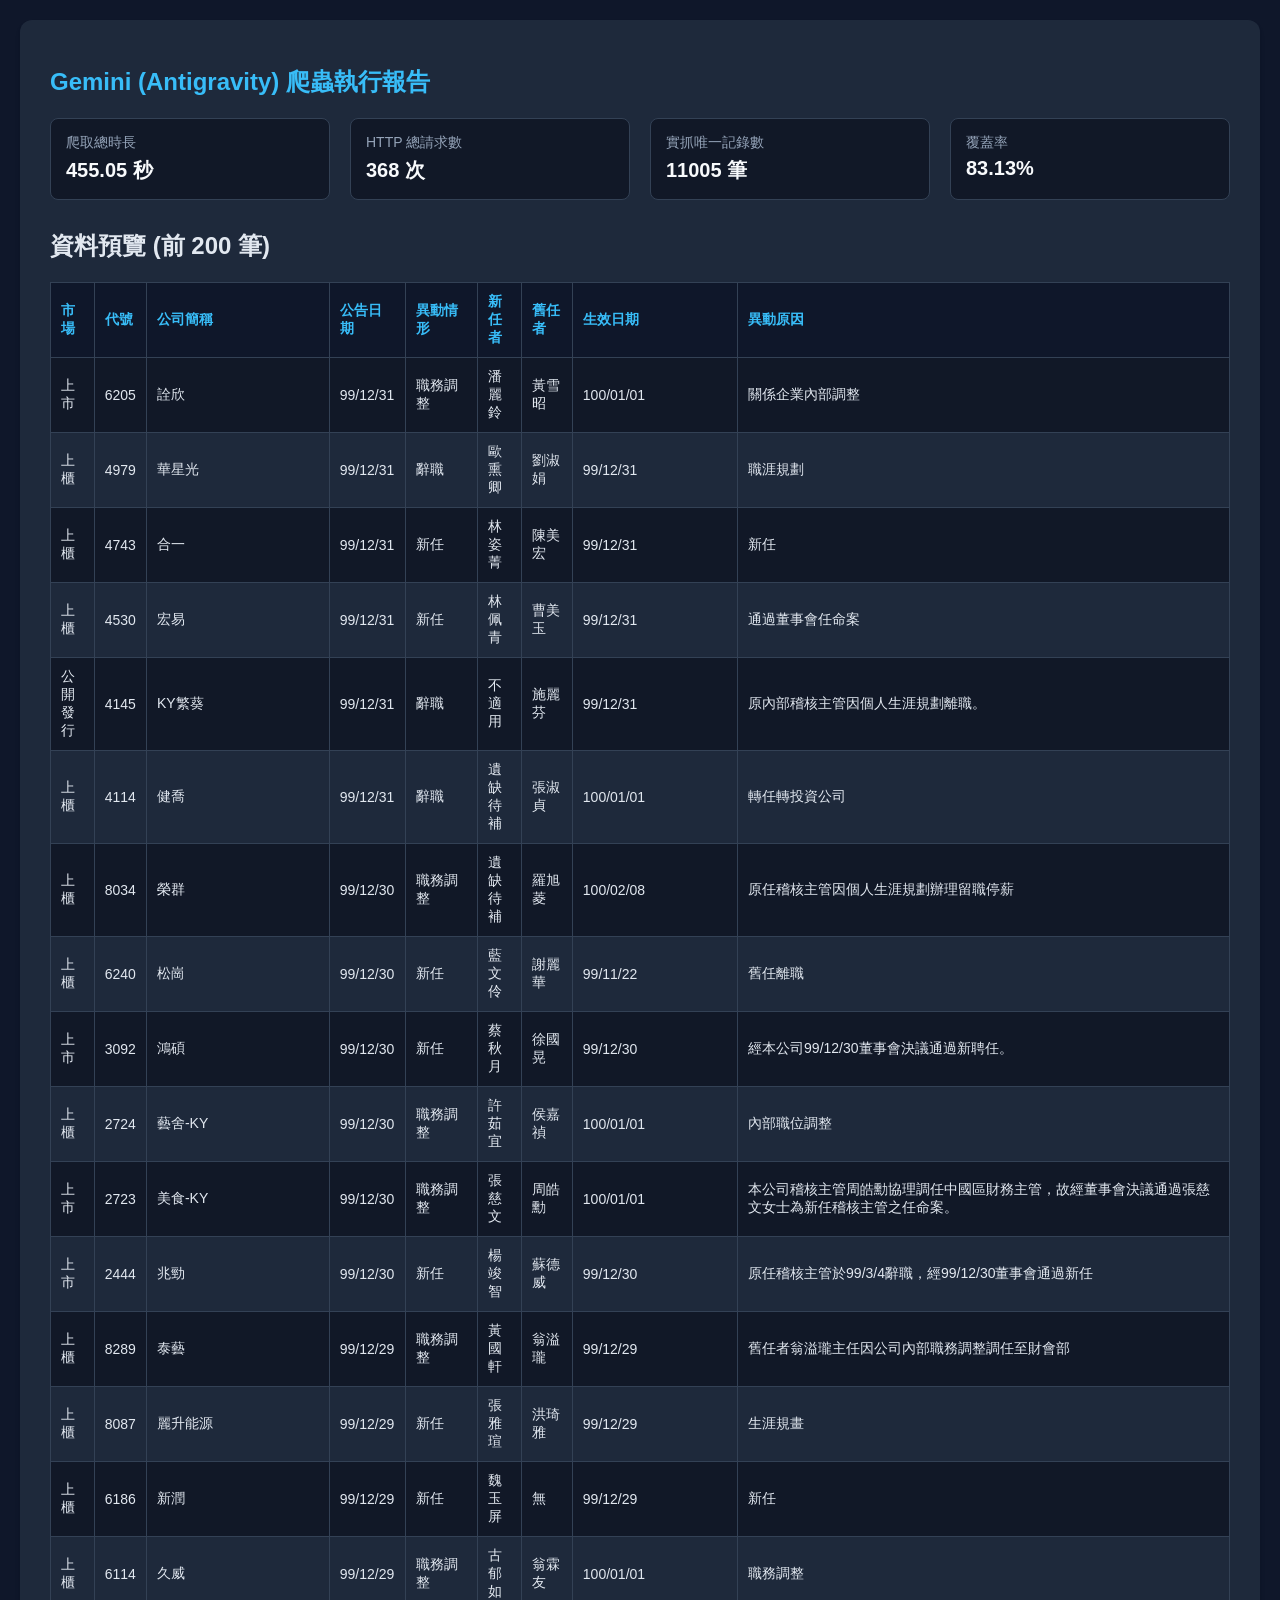
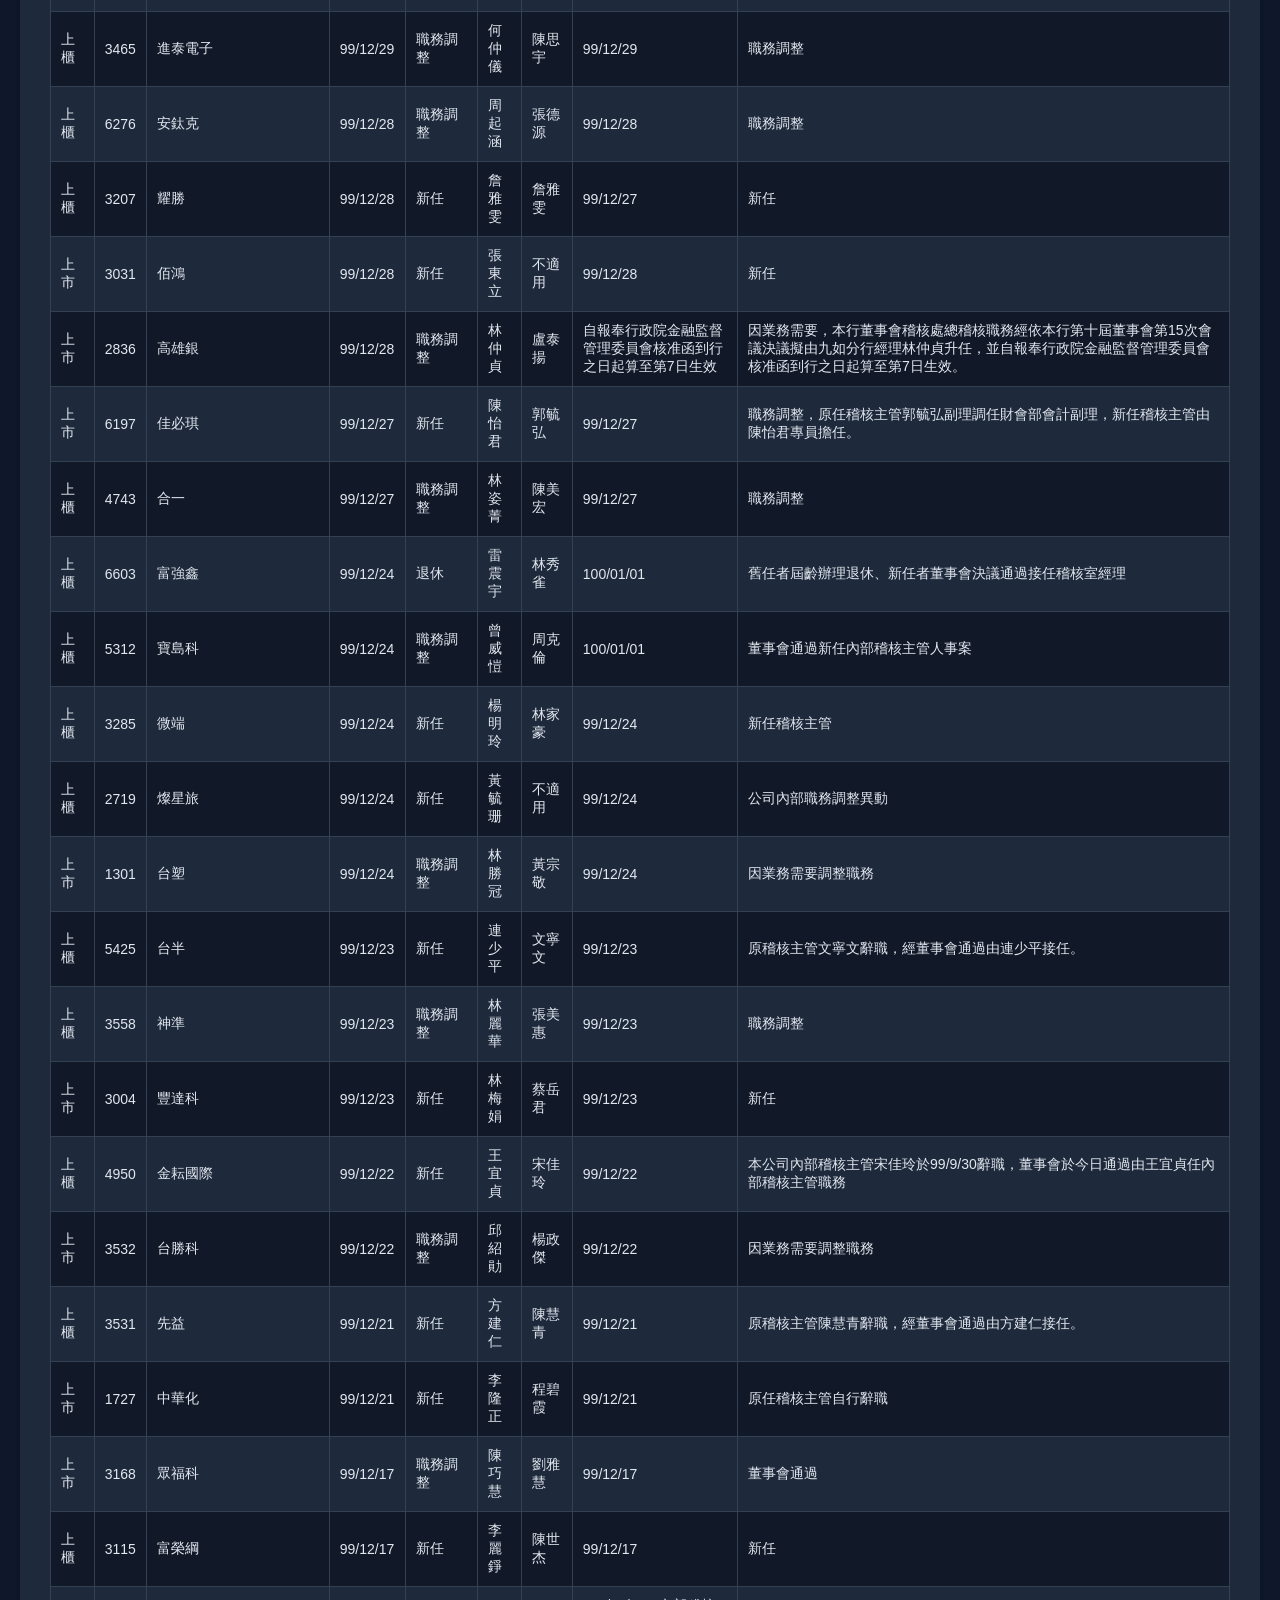
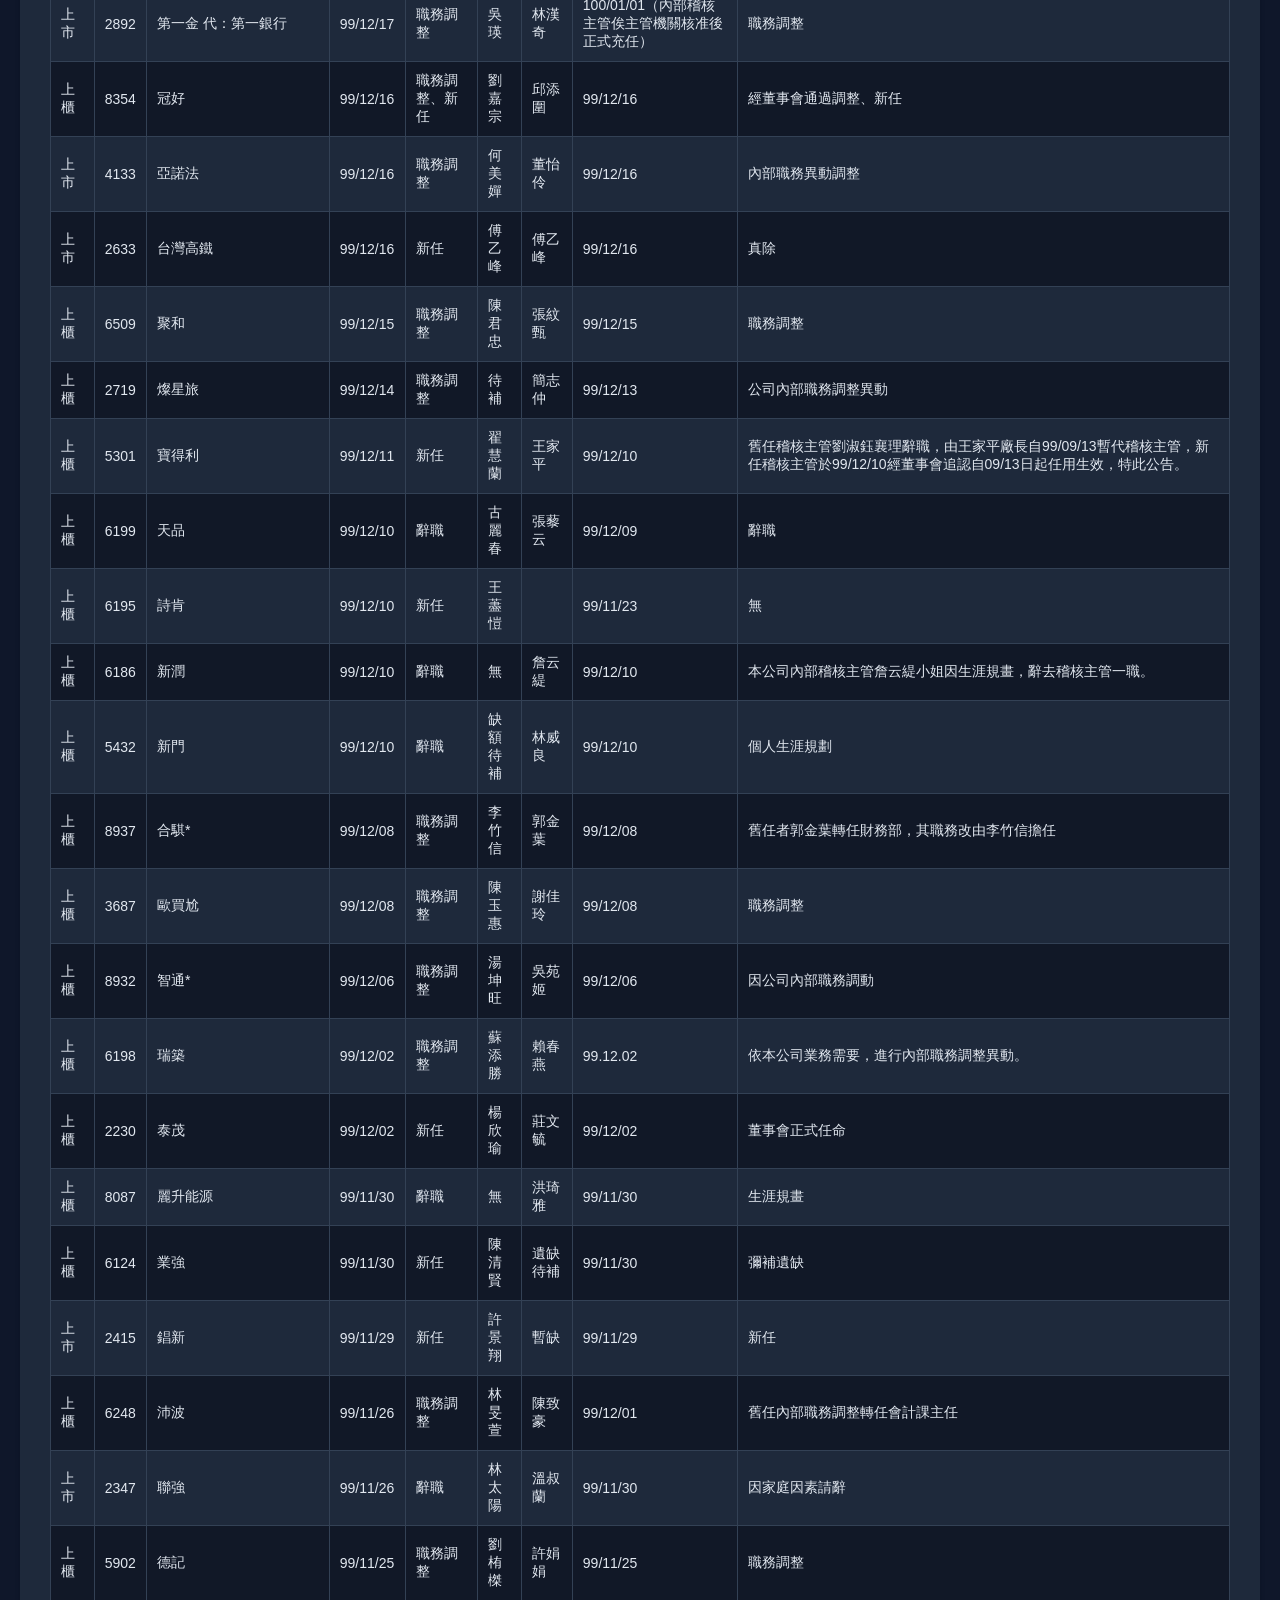
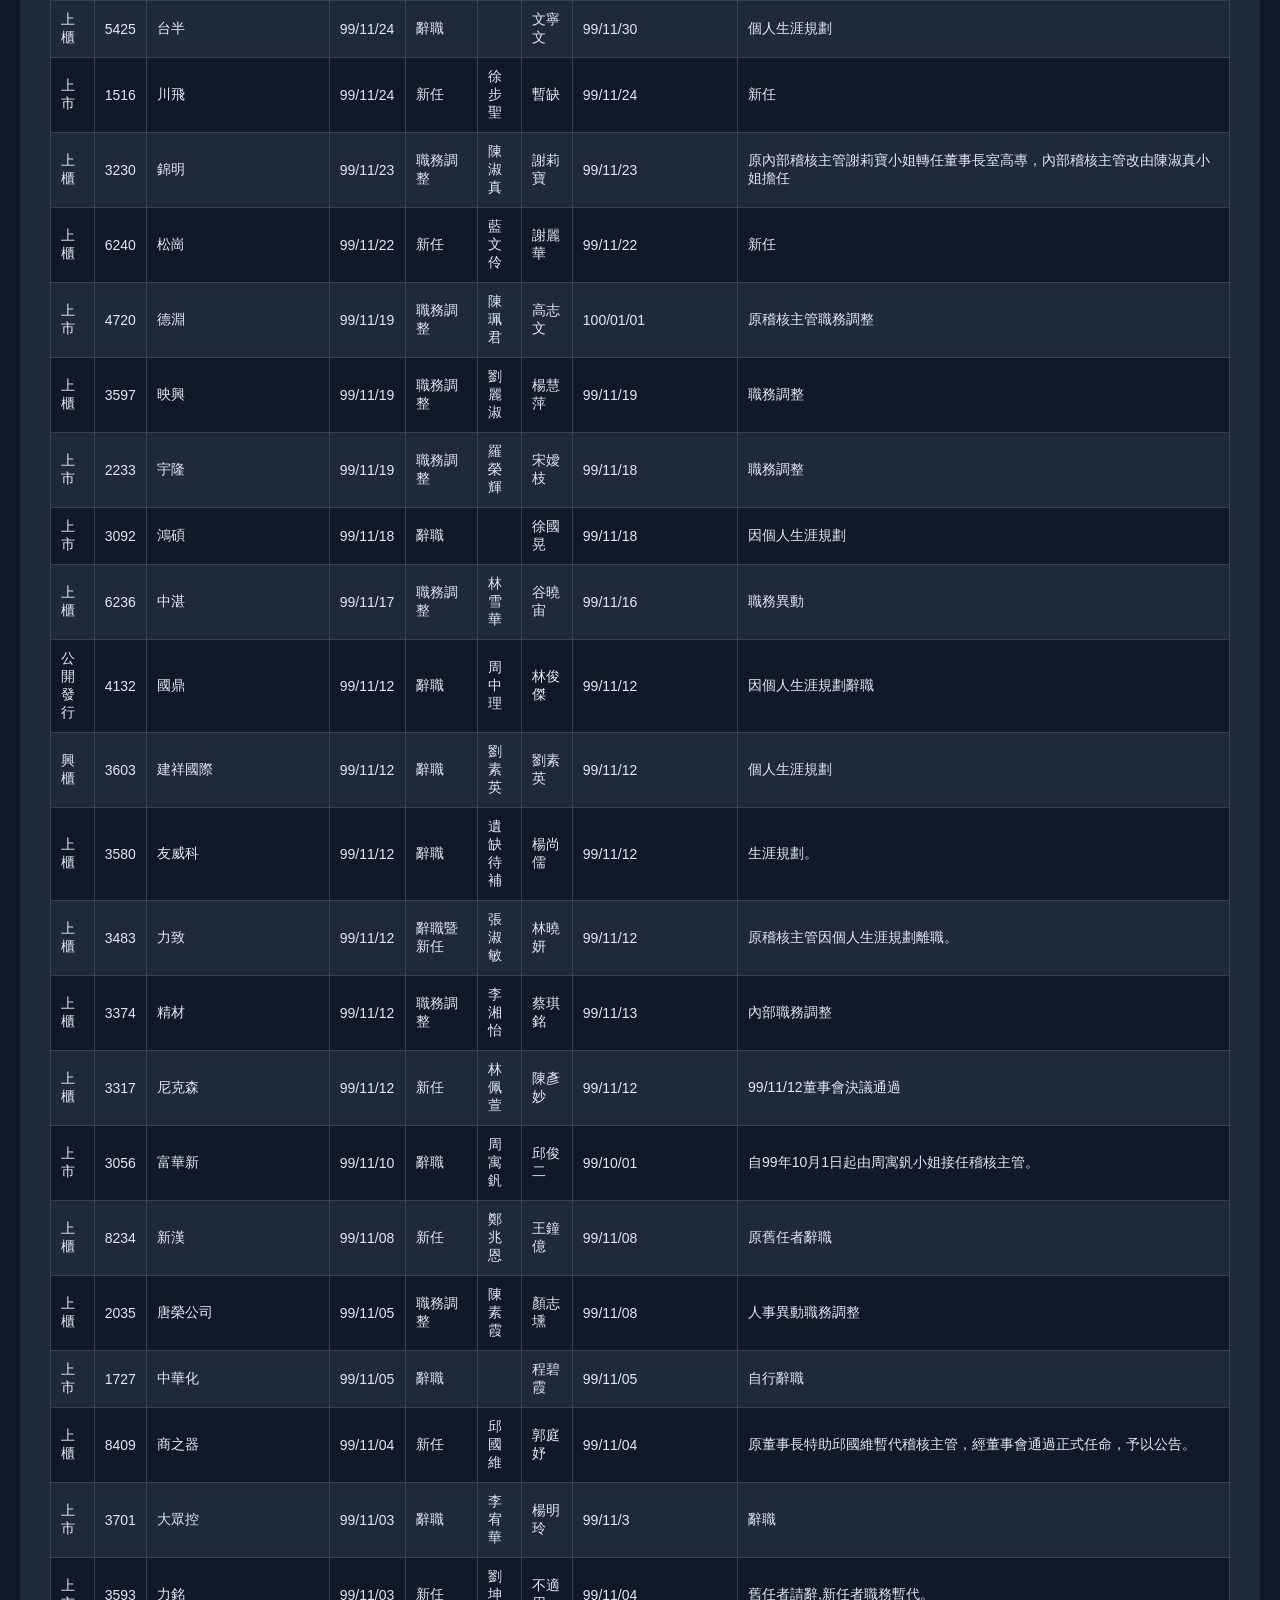
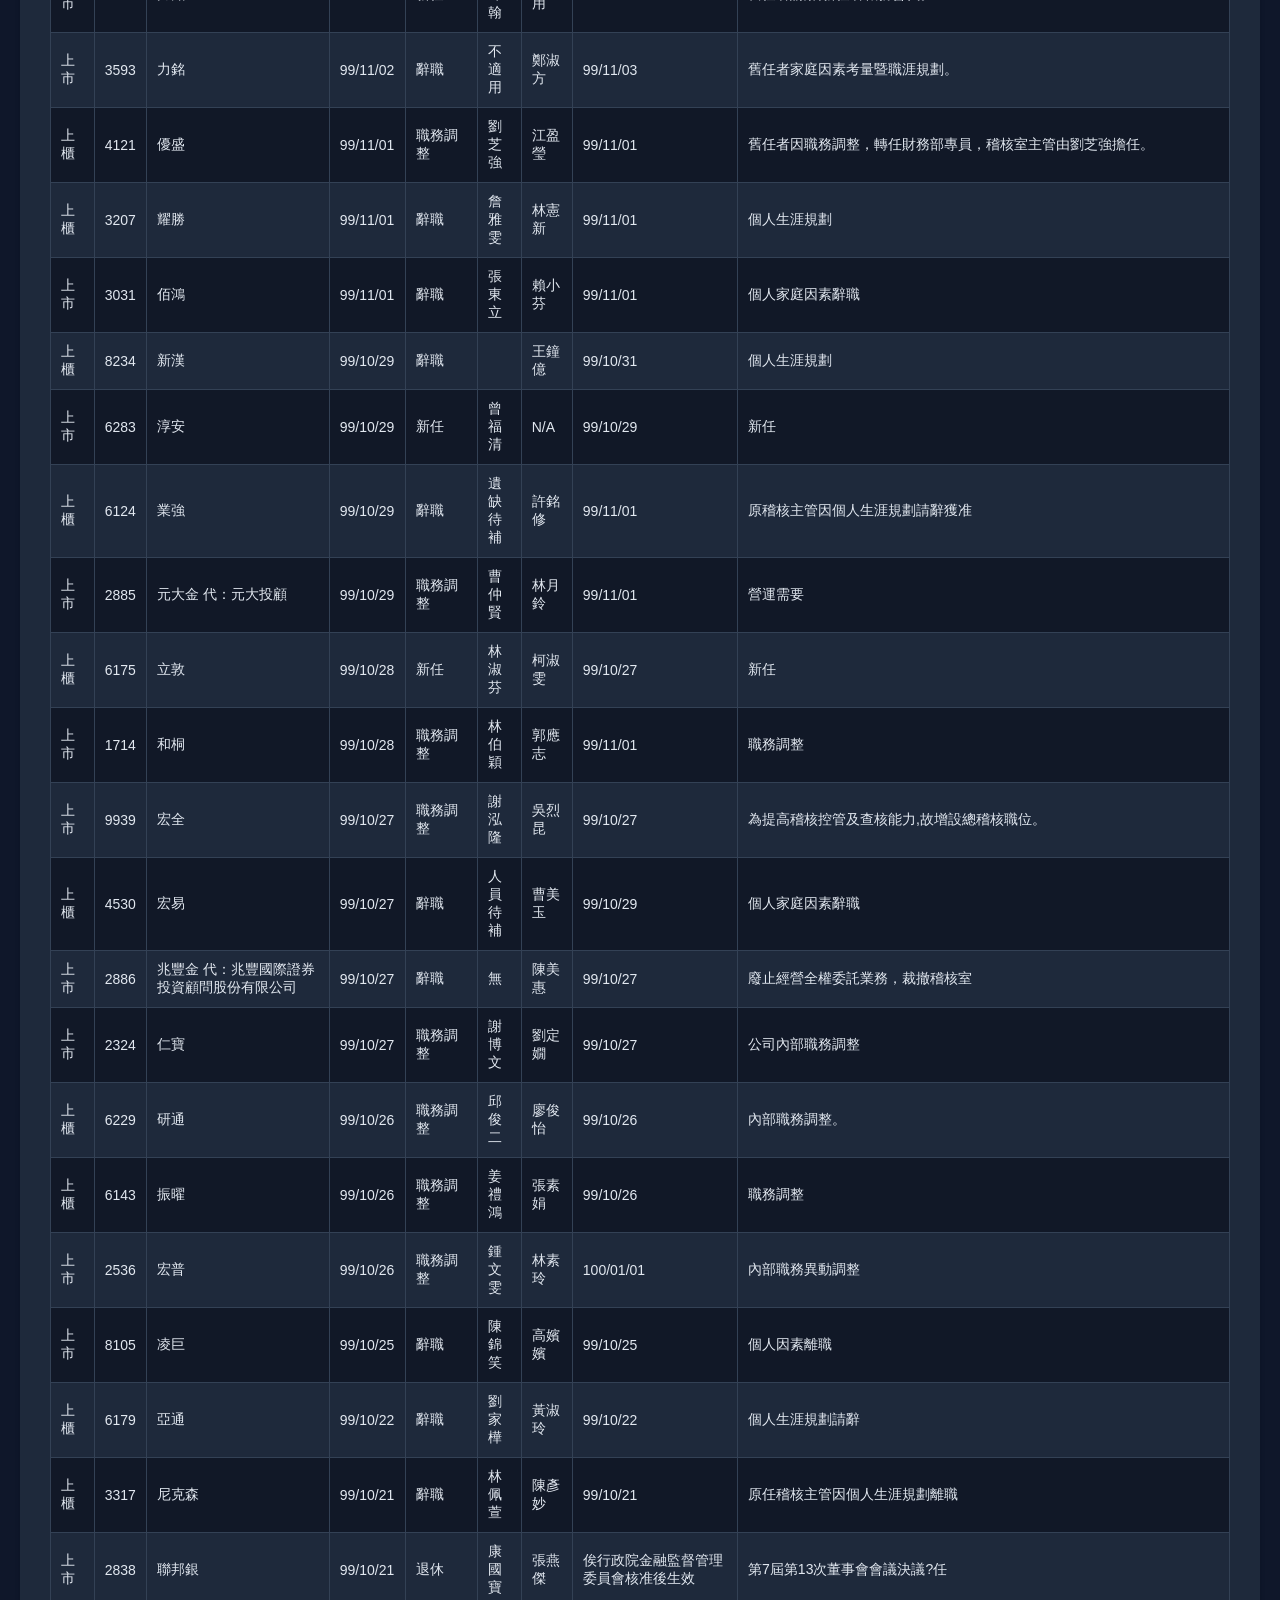
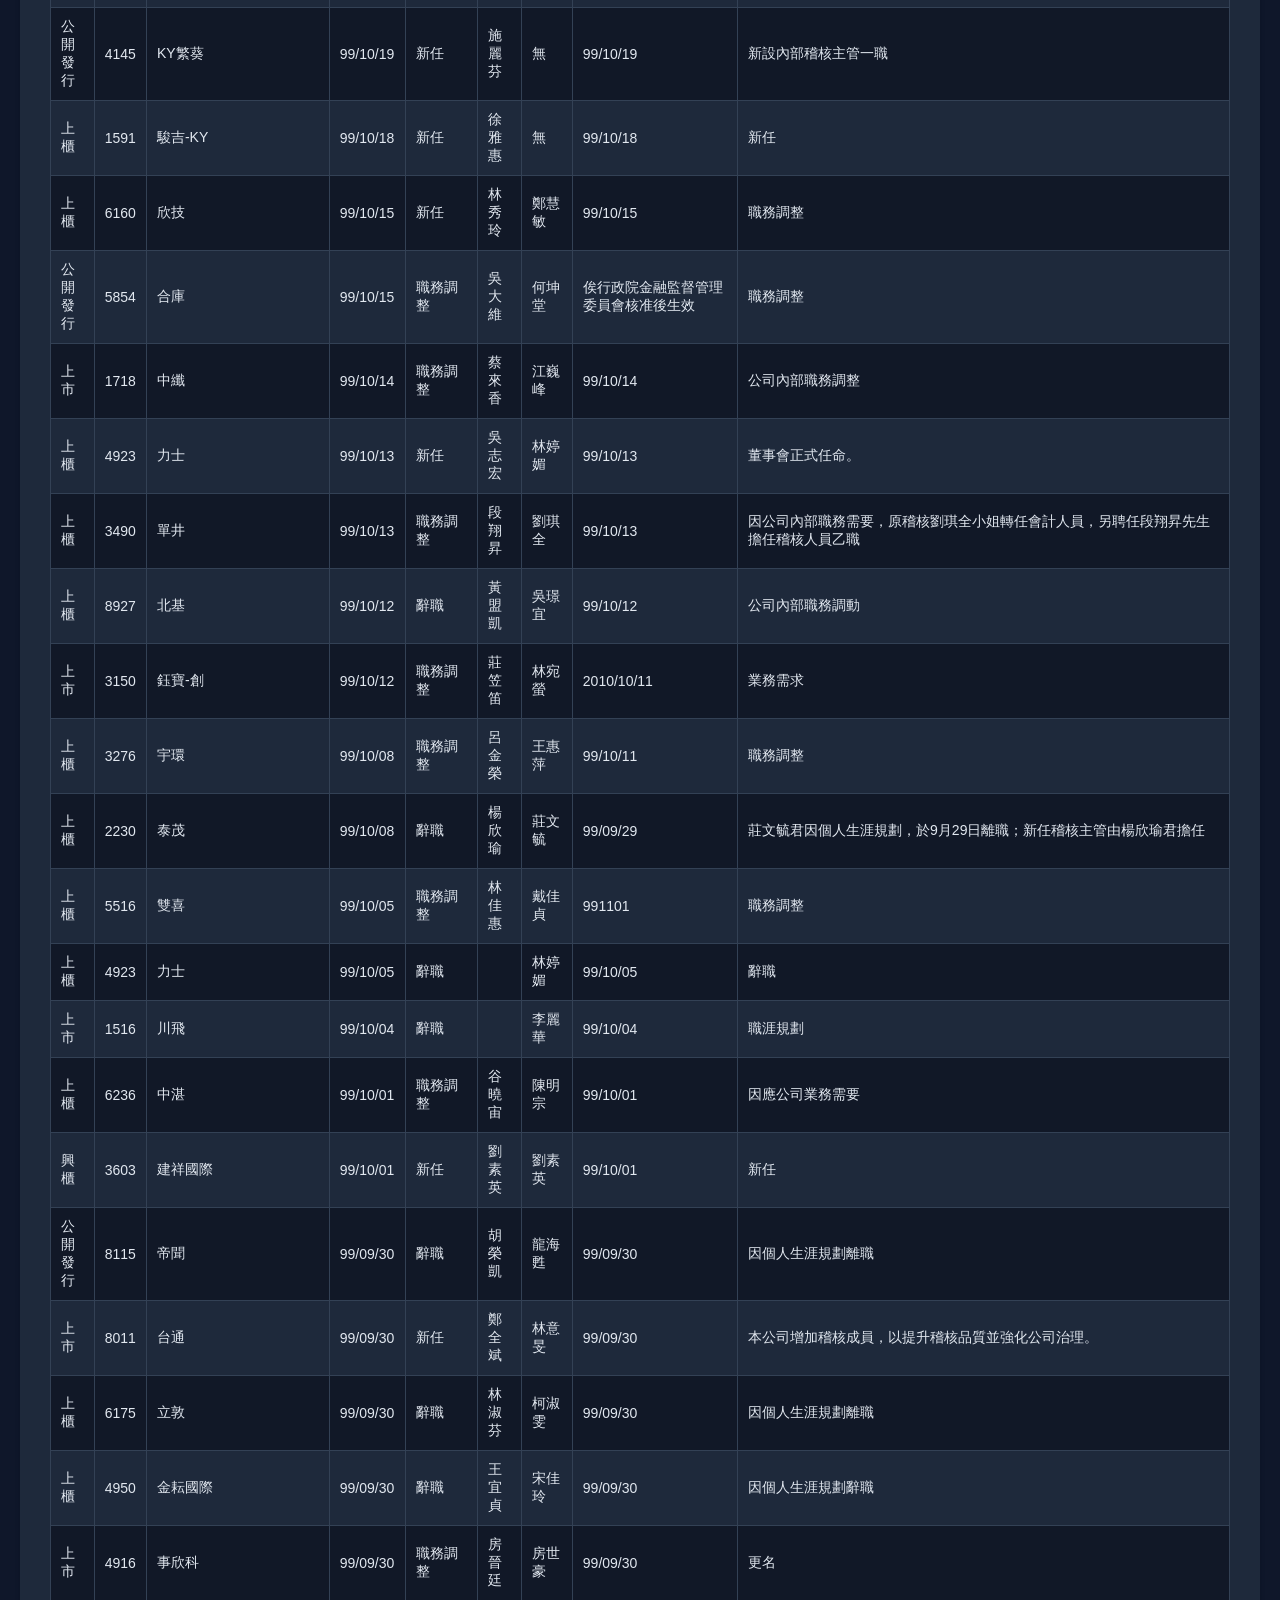
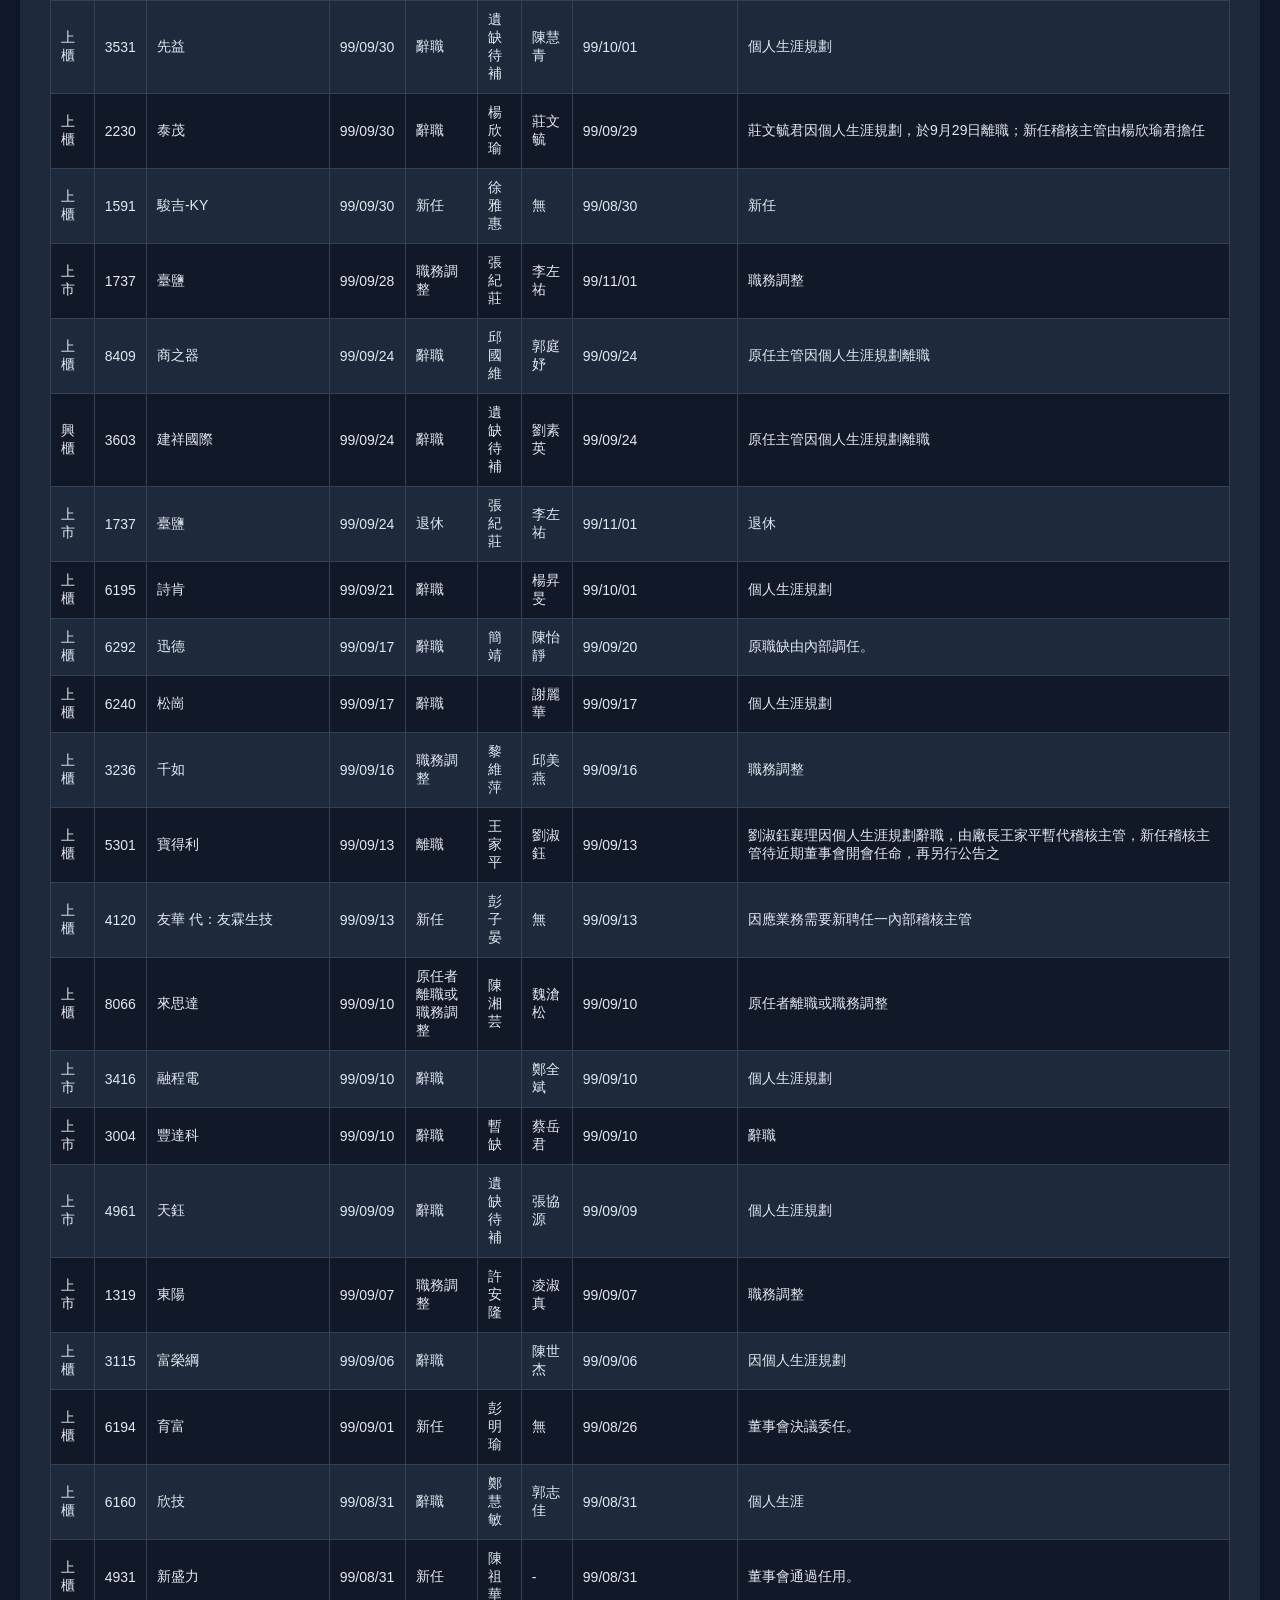
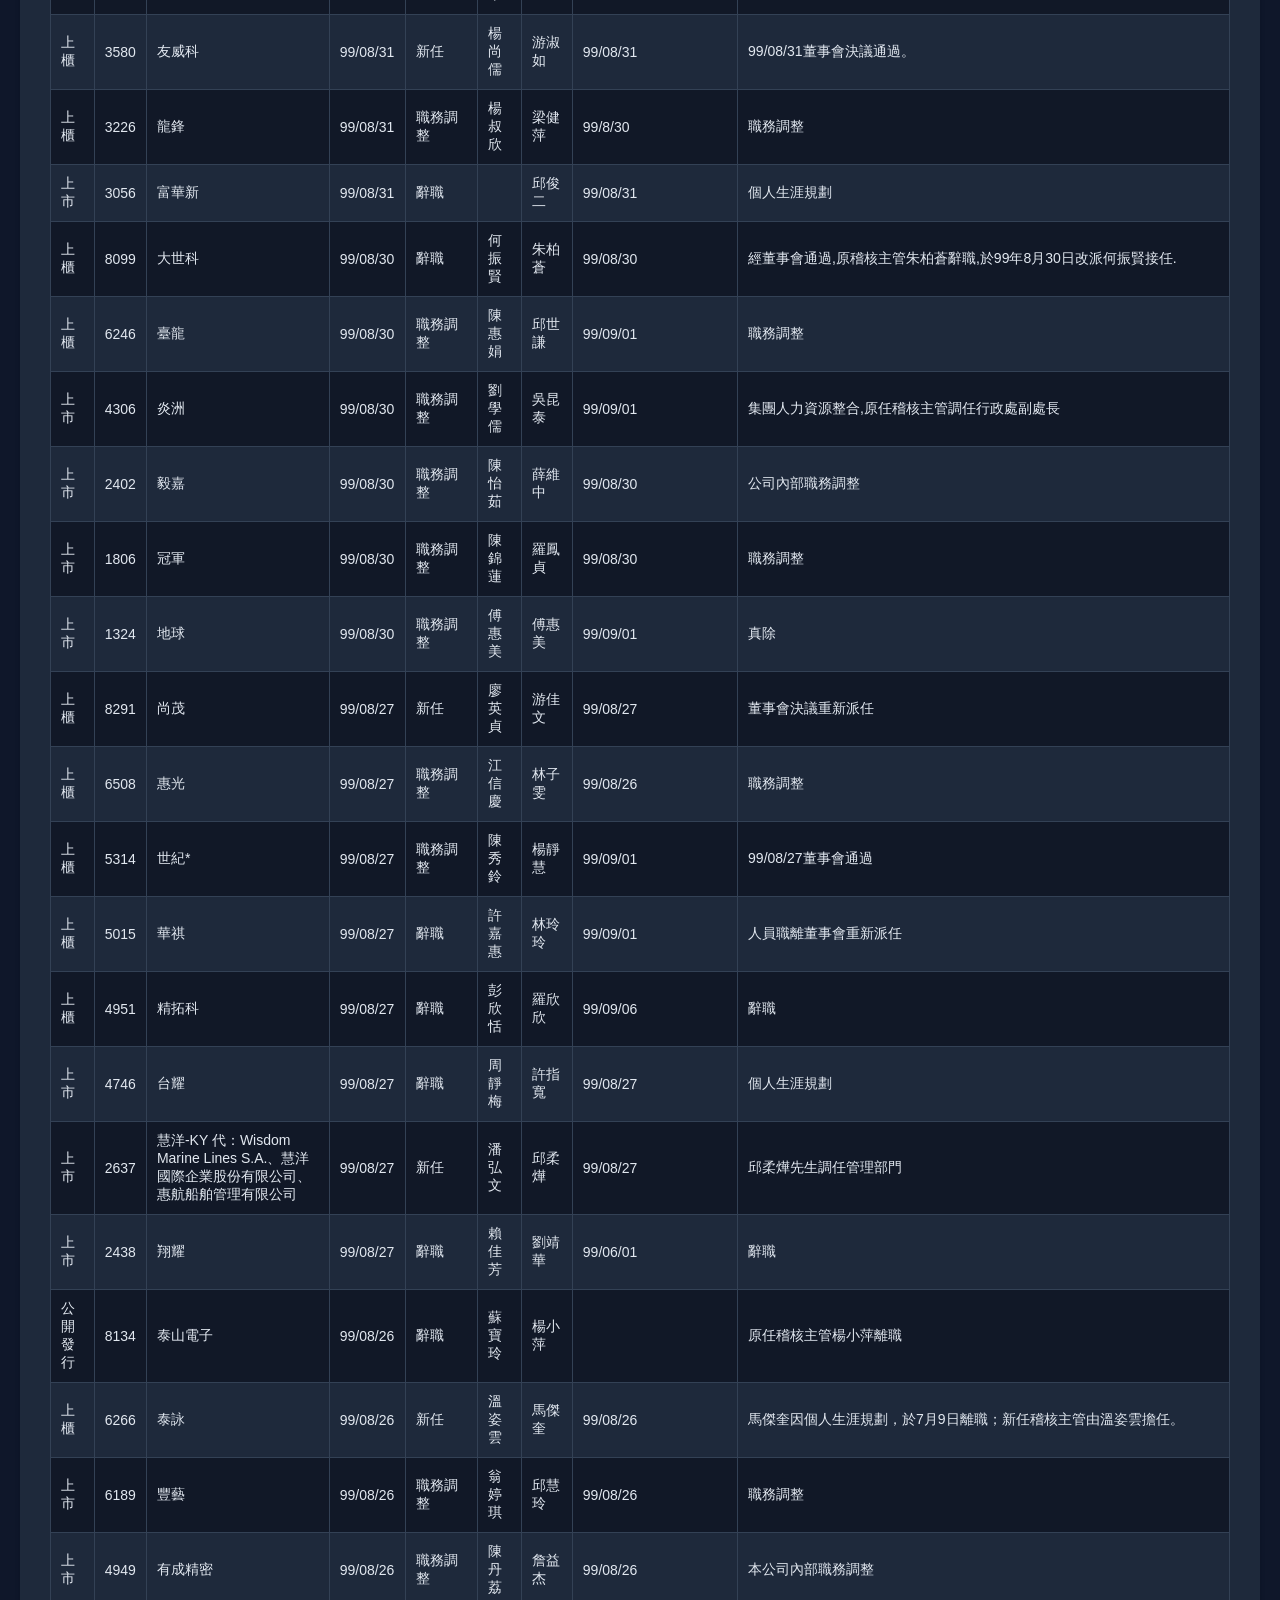
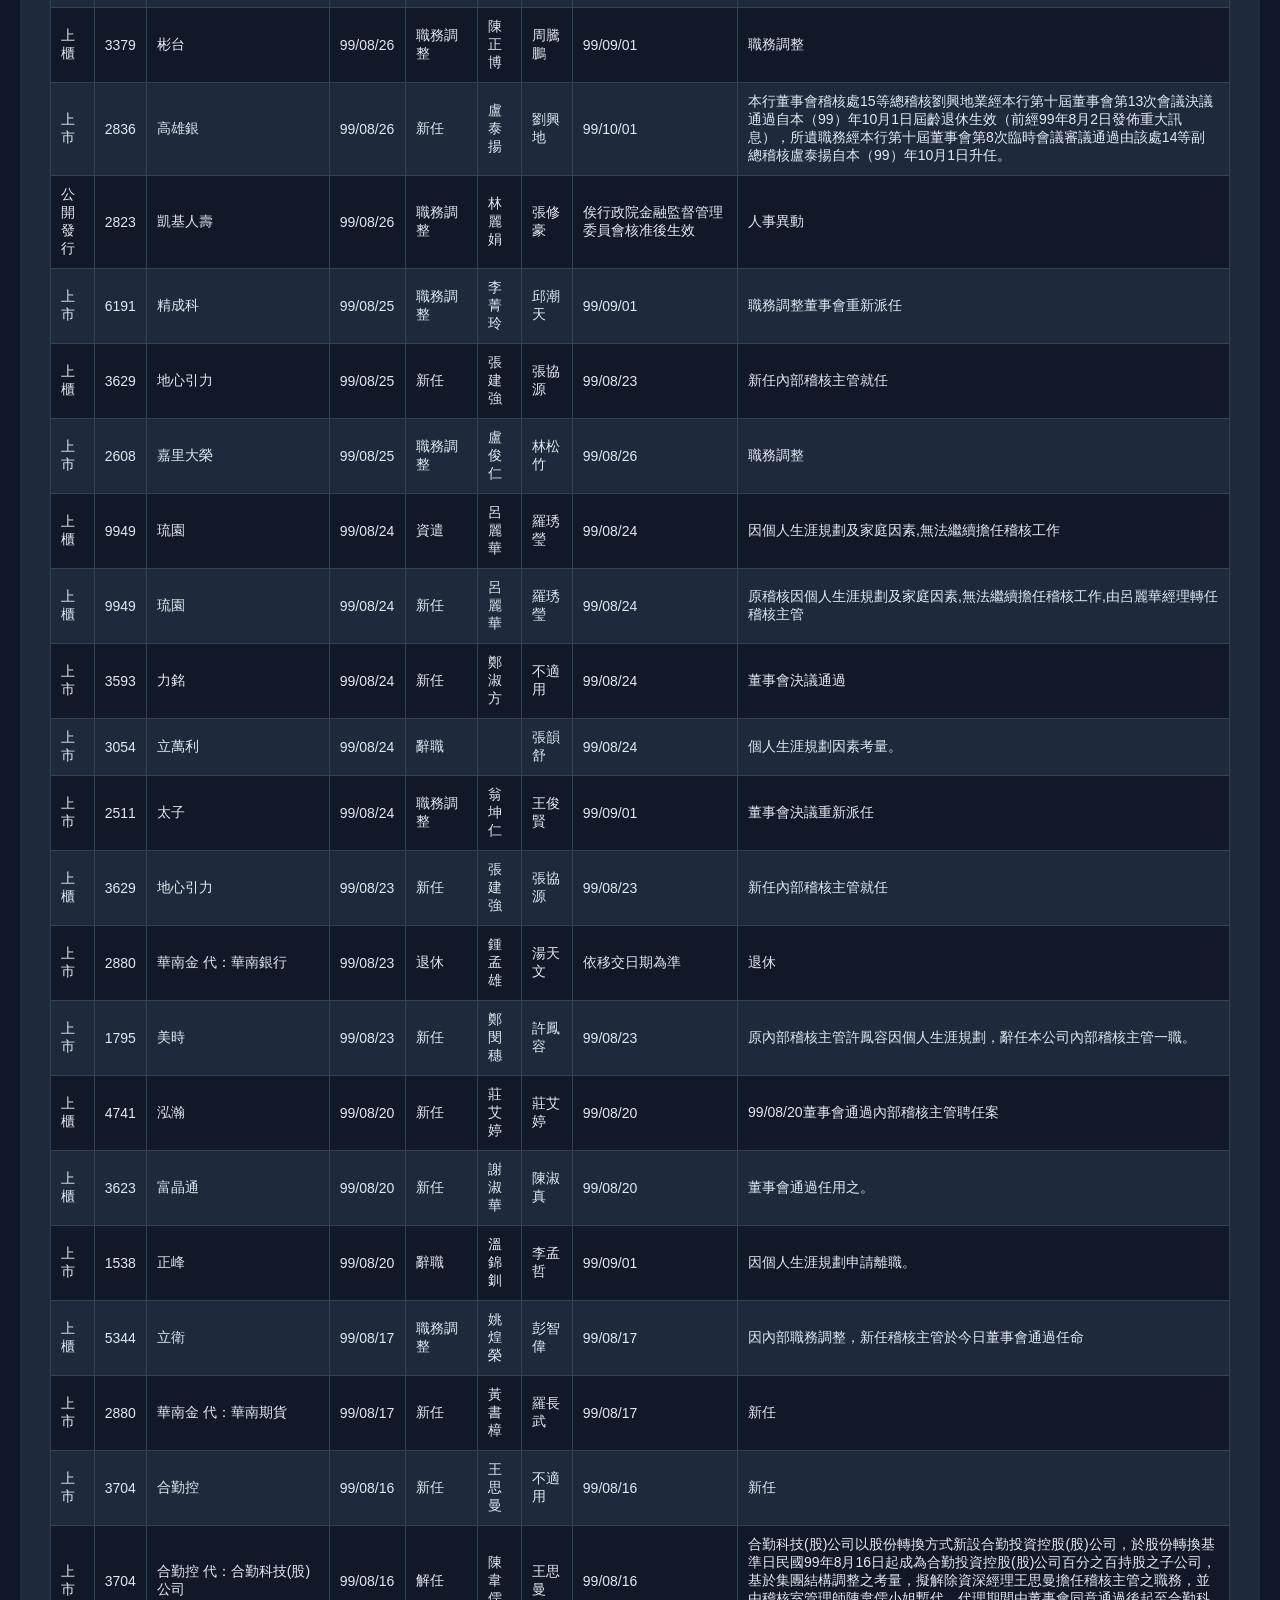
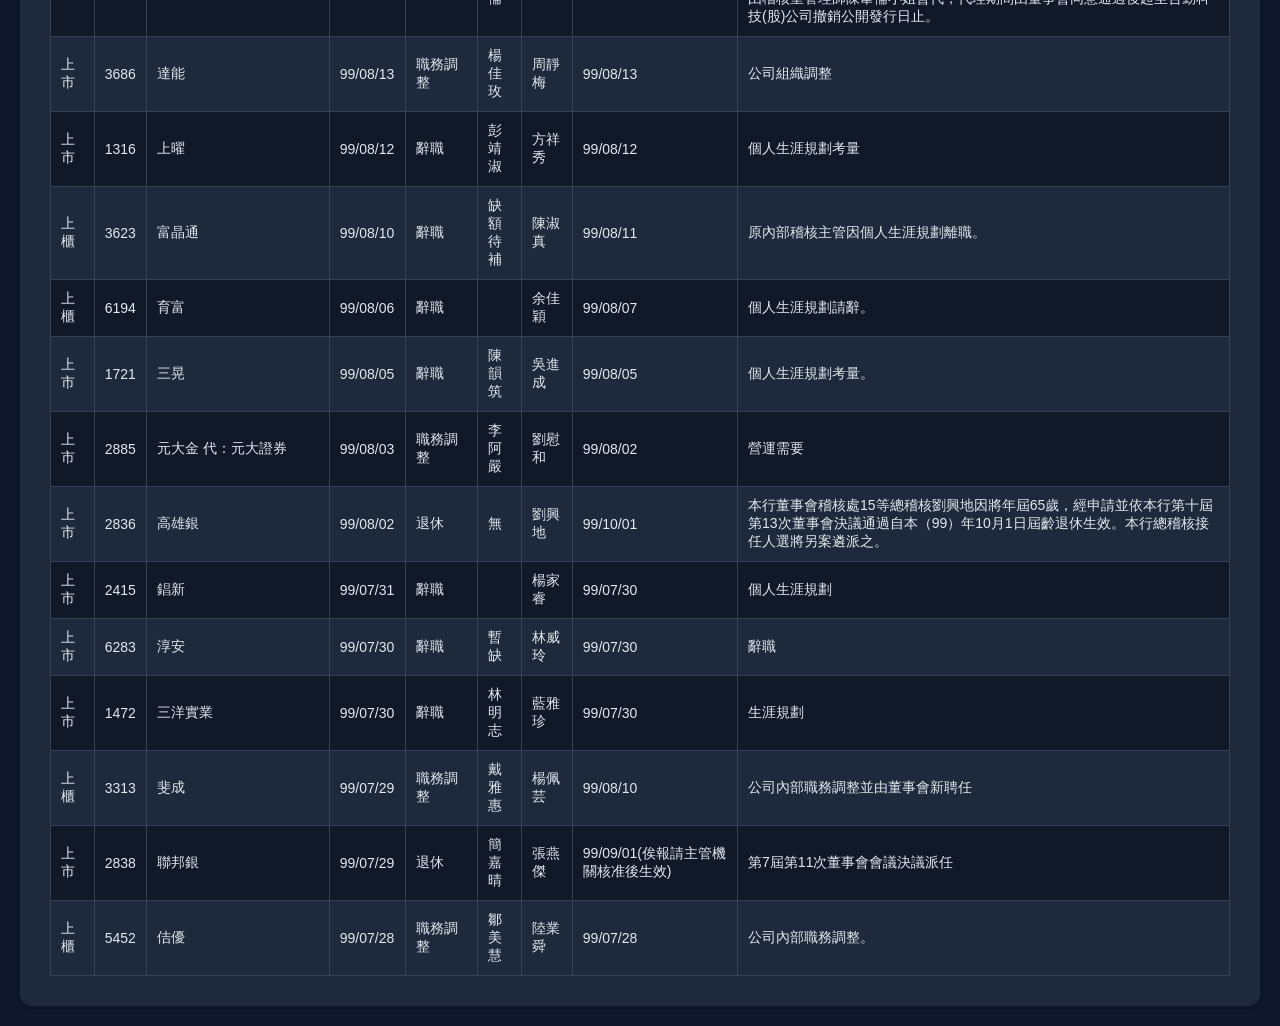
<file: reports/gemini/report.html>
<!doctype html>
<html lang="zh-Hant">
<head>
  <meta charset="utf-8">
  <meta name="viewport" content="width=device-width, initial-scale=1">
  <title>Gemini 爬蟲執行報告</title>
  <style>
    body { font-family: -apple-system, BlinkMacSystemFont, "Segoe UI", Roboto, "Helvetica Neue", Arial, sans-serif; background-color: #0f172a; color: #e2e8f0; margin: 0; padding: 20px; }
    main { max-width: 1200px; margin: 0 auto; background: #1e293b; padding: 30px; border-radius: 12px; box-shadow: 0 4px 6px -1px rgba(0, 0, 0, 0.1), 0 2px 4px -1px rgba(0, 0, 0, 0.06); }
    h1 { font-size: 24px; color: #38bdf8; margin-bottom: 20px; }
    .grid { display: grid; grid-template-columns: repeat(auto-fit, minmax(200px, 1fr)); gap: 20px; margin-bottom: 30px; }
    .card { background: #111827; padding: 15px; border-radius: 8px; border: 1px solid #334155; }
    .card span { font-size: 14px; color: #94a3b8; display: block; }
    .card strong { font-size: 20px; color: #f8fafc; display: block; margin-top: 5px; }
    table { width: 100%; border-collapse: collapse; margin-top: 20px; font-size: 14px; }
    th, td { border: 1px solid #334155; padding: 10px; text-align: left; }
    th { background: #0f172a; color: #38bdf8; }
    tr:nth-child(even) { background: #1e293b; }
    tr:nth-child(odd) { background: #111827; }
  </style>
</head>
<body>
  <main>
    <h1>Gemini (Antigravity) 爬蟲執行報告</h1>
    <div class="grid">
      <div class="card"><span>爬取總時長</span><strong>455.05 秒</strong></div>
      <div class="card"><span>HTTP 總請求數</span><strong>368 次</strong></div>
      <div class="card"><span>實抓唯一記錄數</span><strong>11005 筆</strong></div>
      <div class="card"><span>覆蓋率</span><strong>83.13%</strong></div>
    </div>
    <h2>資料預覽 (前 200 筆)</h2>
    <table>
      <thead>
        <tr>
          <th>市場</th><th>代號</th><th>公司簡稱</th><th>公告日期</th><th>異動情形</th><th>新任者</th><th>舊任者</th><th>生效日期</th><th>異動原因</th>
        </tr>
      </thead>
      <tbody>
        <tr><td>上市</td><td>6205</td><td>詮欣</td><td>99/12/31</td><td>職務調整</td><td>潘麗鈴</td><td>黃雪昭</td><td>100/01/01</td><td>關係企業內部調整</td></tr><tr><td>上櫃</td><td>4979</td><td>華星光</td><td>99/12/31</td><td>辭職</td><td>歐熏卿</td><td>劉淑娟</td><td>99/12/31</td><td>職涯規劃</td></tr><tr><td>上櫃</td><td>4743</td><td>合一</td><td>99/12/31</td><td>新任</td><td>林姿菁</td><td>陳美宏</td><td>99/12/31</td><td>新任</td></tr><tr><td>上櫃</td><td>4530</td><td>宏易</td><td>99/12/31</td><td>新任</td><td>林佩青</td><td>曹美玉</td><td>99/12/31</td><td>通過董事會任命案</td></tr><tr><td>公開發行</td><td>4145</td><td>KY繁葵</td><td>99/12/31</td><td>辭職</td><td>不適用</td><td>施麗芬</td><td>99/12/31</td><td>原內部稽核主管因個人生涯規劃離職。</td></tr><tr><td>上櫃</td><td>4114</td><td>健喬</td><td>99/12/31</td><td>辭職</td><td>遺缺待補</td><td>張淑貞</td><td>100/01/01</td><td>轉任轉投資公司</td></tr><tr><td>上櫃</td><td>8034</td><td>榮群</td><td>99/12/30</td><td>職務調整</td><td>遺缺待補</td><td>羅旭菱</td><td>100/02/08</td><td>原任稽核主管因個人生涯規劃辦理留職停薪</td></tr><tr><td>上櫃</td><td>6240</td><td>松崗</td><td>99/12/30</td><td>新任</td><td>藍文伶</td><td>謝麗華</td><td>99/11/22</td><td>舊任離職</td></tr><tr><td>上市</td><td>3092</td><td>鴻碩</td><td>99/12/30</td><td>新任</td><td>蔡秋月</td><td>徐國晃</td><td>99/12/30</td><td>經本公司99/12/30董事會決議通過新聘任。</td></tr><tr><td>上櫃</td><td>2724</td><td>藝舍-KY</td><td>99/12/30</td><td>職務調整</td><td>許茹宜</td><td>侯嘉禎</td><td>100/01/01</td><td>內部職位調整</td></tr><tr><td>上市</td><td>2723</td><td>美食-KY</td><td>99/12/30</td><td>職務調整</td><td>張慈文</td><td>周皓勳</td><td>100/01/01</td><td>本公司稽核主管周皓勳協理調任中國區財務主管，故經董事會決議通過張慈文女士為新任稽核主管之任命案。</td></tr><tr><td>上市</td><td>2444</td><td>兆勁</td><td>99/12/30</td><td>新任</td><td>楊竣智</td><td>蘇德威</td><td>99/12/30</td><td>原任稽核主管於99/3/4辭職，經99/12/30董事會通過新任</td></tr><tr><td>上櫃</td><td>8289</td><td>泰藝</td><td>99/12/29</td><td>職務調整</td><td>黃國軒</td><td>翁溢瓏</td><td>99/12/29</td><td>舊任者翁溢瓏主任因公司內部職務調整調任至財會部</td></tr><tr><td>上櫃</td><td>8087</td><td>麗升能源</td><td>99/12/29</td><td>新任</td><td>張雅瑄</td><td>洪琦雅</td><td>99/12/29</td><td>生涯規畫</td></tr><tr><td>上櫃</td><td>6186</td><td>新潤</td><td>99/12/29</td><td>新任</td><td>魏玉屏</td><td>無</td><td>99/12/29</td><td>新任</td></tr><tr><td>上櫃</td><td>6114</td><td>久威</td><td>99/12/29</td><td>職務調整</td><td>古郁如</td><td>翁霖友</td><td>100/01/01</td><td>職務調整</td></tr><tr><td>上櫃</td><td>3465</td><td>進泰電子</td><td>99/12/29</td><td>職務調整</td><td>何仲儀</td><td>陳思宇</td><td>99/12/29</td><td>職務調整</td></tr><tr><td>上櫃</td><td>6276</td><td>安鈦克</td><td>99/12/28</td><td>職務調整</td><td>周起涵</td><td>張德源</td><td>99/12/28</td><td>職務調整</td></tr><tr><td>上櫃</td><td>3207</td><td>耀勝</td><td>99/12/28</td><td>新任</td><td>詹雅雯</td><td>詹雅雯</td><td>99/12/27</td><td>新任</td></tr><tr><td>上市</td><td>3031</td><td>佰鴻</td><td>99/12/28</td><td>新任</td><td>張東立</td><td>不適用</td><td>99/12/28</td><td>新任</td></tr><tr><td>上市</td><td>2836</td><td>高雄銀</td><td>99/12/28</td><td>職務調整</td><td>林仲貞</td><td>盧泰揚</td><td>自報奉行政院金融監督管理委員會核准函到行之日起算至第7日生效</td><td>因業務需要，本行董事會稽核處總稽核職務經依本行第十屆董事會第15次會議決議擬由九如分行經理林仲貞升任，並自報奉行政院金融監督管理委員會核准函到行之日起算至第7日生效。</td></tr><tr><td>上市</td><td>6197</td><td>佳必琪</td><td>99/12/27</td><td>新任</td><td>陳怡君</td><td>郭毓弘</td><td>99/12/27</td><td>職務調整，原任稽核主管郭毓弘副理調任財會部會計副理，新任稽核主管由陳怡君專員擔任。</td></tr><tr><td>上櫃</td><td>4743</td><td>合一</td><td>99/12/27</td><td>職務調整</td><td>林姿菁</td><td>陳美宏</td><td>99/12/27</td><td>職務調整</td></tr><tr><td>上櫃</td><td>6603</td><td>富強鑫</td><td>99/12/24</td><td>退休</td><td>雷震宇</td><td>林秀雀</td><td>100/01/01</td><td>舊任者屆齡辦理退休、新任者董事會決議通過接任稽核室經理</td></tr><tr><td>上櫃</td><td>5312</td><td>寶島科</td><td>99/12/24</td><td>職務調整</td><td>曾威愷</td><td>周克倫</td><td>100/01/01</td><td>董事會通過新任內部稽核主管人事案</td></tr><tr><td>上櫃</td><td>3285</td><td>微端</td><td>99/12/24</td><td>新任</td><td>楊明玲</td><td>林家豪</td><td>99/12/24</td><td>新任稽核主管</td></tr><tr><td>上櫃</td><td>2719</td><td>燦星旅</td><td>99/12/24</td><td>新任</td><td>黃毓珊</td><td>不適用</td><td>99/12/24</td><td>公司內部職務調整異動</td></tr><tr><td>上市</td><td>1301</td><td>台塑</td><td>99/12/24</td><td>職務調整</td><td>林勝冠</td><td>黃宗敬</td><td>99/12/24</td><td>因業務需要調整職務</td></tr><tr><td>上櫃</td><td>5425</td><td>台半</td><td>99/12/23</td><td>新任</td><td>連少平</td><td>文寧文</td><td>99/12/23</td><td>原稽核主管文寧文辭職，經董事會通過由連少平接任。</td></tr><tr><td>上櫃</td><td>3558</td><td>神準</td><td>99/12/23</td><td>職務調整</td><td>林麗華</td><td>張美惠</td><td>99/12/23</td><td>職務調整</td></tr><tr><td>上市</td><td>3004</td><td>豐達科</td><td>99/12/23</td><td>新任</td><td>林梅娟</td><td>蔡岳君</td><td>99/12/23</td><td>新任</td></tr><tr><td>上櫃</td><td>4950</td><td>金耘國際</td><td>99/12/22</td><td>新任</td><td>王宜貞</td><td>宋佳玲</td><td>99/12/22</td><td>本公司內部稽核主管宋佳玲於99/9/30辭職，董事會於今日通過由王宜貞任內部稽核主管職務</td></tr><tr><td>上市</td><td>3532</td><td>台勝科</td><td>99/12/22</td><td>職務調整</td><td>邱紹勛</td><td>楊政傑</td><td>99/12/22</td><td>因業務需要調整職務</td></tr><tr><td>上櫃</td><td>3531</td><td>先益</td><td>99/12/21</td><td>新任</td><td>方建仁</td><td>陳慧青</td><td>99/12/21</td><td>原稽核主管陳慧青辭職，經董事會通過由方建仁接任。</td></tr><tr><td>上市</td><td>1727</td><td>中華化</td><td>99/12/21</td><td>新任</td><td>李隆正</td><td>程碧霞</td><td>99/12/21</td><td>原任稽核主管自行辭職</td></tr><tr><td>上市</td><td>3168</td><td>眾福科</td><td>99/12/17</td><td>職務調整</td><td>陳巧慧</td><td>劉雅慧</td><td>99/12/17</td><td>董事會通過</td></tr><tr><td>上櫃</td><td>3115</td><td>富榮綱</td><td>99/12/17</td><td>新任</td><td>李麗錚</td><td>陳世杰</td><td>99/12/17</td><td>新任</td></tr><tr><td>上市</td><td>2892</td><td>第一金 代：第一銀行</td><td>99/12/17</td><td>職務調整</td><td>吳瑛</td><td>林漢奇</td><td>100/01/01（內部稽核主管俟主管機關核准後正式充任）</td><td>職務調整</td></tr><tr><td>上櫃</td><td>8354</td><td>冠好</td><td>99/12/16</td><td>職務調整、新任</td><td>劉嘉宗</td><td>邱添圍</td><td>99/12/16</td><td>經董事會通過調整、新任</td></tr><tr><td>上市</td><td>4133</td><td>亞諾法</td><td>99/12/16</td><td>職務調整</td><td>何美嬋</td><td>董怡伶</td><td>99/12/16</td><td>內部職務異動調整</td></tr><tr><td>上市</td><td>2633</td><td>台灣高鐵</td><td>99/12/16</td><td>新任</td><td>傅乙峰</td><td>傅乙峰</td><td>99/12/16</td><td>真除</td></tr><tr><td>上櫃</td><td>6509</td><td>聚和</td><td>99/12/15</td><td>職務調整</td><td>陳君忠</td><td>張紋甄</td><td>99/12/15</td><td>職務調整</td></tr><tr><td>上櫃</td><td>2719</td><td>燦星旅</td><td>99/12/14</td><td>職務調整</td><td>待補</td><td>簡志仲</td><td>99/12/13</td><td>公司內部職務調整異動</td></tr><tr><td>上櫃</td><td>5301</td><td>寶得利</td><td>99/12/11</td><td>新任</td><td>翟慧蘭</td><td>王家平</td><td>99/12/10</td><td>舊任稽核主管劉淑鈺襄理辭職，由王家平廠長自99/09/13暫代稽核主管，新任稽核主管於99/12/10經董事會追認自09/13日起任用生效，特此公告。</td></tr><tr><td>上櫃</td><td>6199</td><td>天品</td><td>99/12/10</td><td>辭職</td><td>古麗春</td><td>張藜云</td><td>99/12/09</td><td>辭職</td></tr><tr><td>上櫃</td><td>6195</td><td>詩肯</td><td>99/12/10</td><td>新任</td><td>王藎愷</td><td></td><td>99/11/23</td><td>無</td></tr><tr><td>上櫃</td><td>6186</td><td>新潤</td><td>99/12/10</td><td>辭職</td><td>無</td><td>詹云緹</td><td>99/12/10</td><td>本公司內部稽核主管詹云緹小姐因生涯規畫，辭去稽核主管一職。</td></tr><tr><td>上櫃</td><td>5432</td><td>新門</td><td>99/12/10</td><td>辭職</td><td>缺額待補</td><td>林威良</td><td>99/12/10</td><td>個人生涯規劃</td></tr><tr><td>上櫃</td><td>8937</td><td>合騏*</td><td>99/12/08</td><td>職務調整</td><td>李竹信</td><td>郭金葉</td><td>99/12/08</td><td>舊任者郭金葉轉任財務部，其職務改由李竹信擔任</td></tr><tr><td>上櫃</td><td>3687</td><td>歐買尬</td><td>99/12/08</td><td>職務調整</td><td>陳玉惠</td><td>謝佳玲</td><td>99/12/08</td><td>職務調整</td></tr><tr><td>上櫃</td><td>8932</td><td>智通*</td><td>99/12/06</td><td>職務調整</td><td>湯坤旺</td><td>吳苑姬</td><td>99/12/06</td><td>因公司內部職務調動</td></tr><tr><td>上櫃</td><td>6198</td><td>瑞築</td><td>99/12/02</td><td>職務調整</td><td>蘇添勝</td><td>賴春燕</td><td>99.12.02</td><td>依本公司業務需要，進行內部職務調整異動。</td></tr><tr><td>上櫃</td><td>2230</td><td>泰茂</td><td>99/12/02</td><td>新任</td><td>楊欣瑜</td><td>莊文毓</td><td>99/12/02</td><td>董事會正式任命</td></tr><tr><td>上櫃</td><td>8087</td><td>麗升能源</td><td>99/11/30</td><td>辭職</td><td>無</td><td>洪琦雅</td><td>99/11/30</td><td>生涯規畫</td></tr><tr><td>上櫃</td><td>6124</td><td>業強</td><td>99/11/30</td><td>新任</td><td>陳清賢</td><td>遺缺待補</td><td>99/11/30</td><td>彌補遺缺</td></tr><tr><td>上市</td><td>2415</td><td>錩新</td><td>99/11/29</td><td>新任</td><td>許景翔</td><td>暫缺</td><td>99/11/29</td><td>新任</td></tr><tr><td>上櫃</td><td>6248</td><td>沛波</td><td>99/11/26</td><td>職務調整</td><td>林旻萱</td><td>陳致豪</td><td>99/12/01</td><td>舊任內部職務調整轉任會計課主任</td></tr><tr><td>上市</td><td>2347</td><td>聯強</td><td>99/11/26</td><td>辭職</td><td>林太陽</td><td>溫叔蘭</td><td>99/11/30</td><td>因家庭因素請辭</td></tr><tr><td>上櫃</td><td>5902</td><td>德記</td><td>99/11/25</td><td>職務調整</td><td>劉栯榤</td><td>許娟娟</td><td>99/11/25</td><td>職務調整</td></tr><tr><td>上櫃</td><td>5425</td><td>台半</td><td>99/11/24</td><td>辭職</td><td></td><td>文寧文</td><td>99/11/30</td><td>個人生涯規劃</td></tr><tr><td>上市</td><td>1516</td><td>川飛</td><td>99/11/24</td><td>新任</td><td>徐步聖</td><td>暫缺</td><td>99/11/24</td><td>新任</td></tr><tr><td>上櫃</td><td>3230</td><td>錦明</td><td>99/11/23</td><td>職務調整</td><td>陳淑真</td><td>謝莉寶</td><td>99/11/23</td><td>原內部稽核主管謝莉寶小姐轉任董事長室高專，內部稽核主管改由陳淑真小姐擔任</td></tr><tr><td>上櫃</td><td>6240</td><td>松崗</td><td>99/11/22</td><td>新任</td><td>藍文伶</td><td>謝麗華</td><td>99/11/22</td><td>新任</td></tr><tr><td>上市</td><td>4720</td><td>德淵</td><td>99/11/19</td><td>職務調整</td><td>陳珮君</td><td>高志文</td><td>100/01/01</td><td>原稽核主管職務調整</td></tr><tr><td>上櫃</td><td>3597</td><td>映興</td><td>99/11/19</td><td>職務調整</td><td>劉麗淑</td><td>楊慧萍</td><td>99/11/19</td><td>職務調整</td></tr><tr><td>上市</td><td>2233</td><td>宇隆</td><td>99/11/19</td><td>職務調整</td><td>羅榮輝</td><td>宋嬡枝</td><td>99/11/18</td><td>職務調整</td></tr><tr><td>上市</td><td>3092</td><td>鴻碩</td><td>99/11/18</td><td>辭職</td><td></td><td>徐國晃</td><td>99/11/18</td><td>因個人生涯規劃</td></tr><tr><td>上櫃</td><td>6236</td><td>中湛</td><td>99/11/17</td><td>職務調整</td><td>林雪華</td><td>谷曉宙</td><td>99/11/16</td><td>職務異動</td></tr><tr><td>公開發行</td><td>4132</td><td>國鼎</td><td>99/11/12</td><td>辭職</td><td>周中理</td><td>林俊傑</td><td>99/11/12</td><td>因個人生涯規劃辭職</td></tr><tr><td>興櫃</td><td>3603</td><td>建祥國際</td><td>99/11/12</td><td>辭職</td><td>劉素英</td><td>劉素英</td><td>99/11/12</td><td>個人生涯規劃</td></tr><tr><td>上櫃</td><td>3580</td><td>友威科</td><td>99/11/12</td><td>辭職</td><td>遺缺待補</td><td>楊尚儒</td><td>99/11/12</td><td>生涯規劃。</td></tr><tr><td>上櫃</td><td>3483</td><td>力致</td><td>99/11/12</td><td>辭職暨新任</td><td>張淑敏</td><td>林曉妍</td><td>99/11/12</td><td>原稽核主管因個人生涯規劃離職。</td></tr><tr><td>上櫃</td><td>3374</td><td>精材</td><td>99/11/12</td><td>職務調整</td><td>李湘怡</td><td>蔡琪銘</td><td>99/11/13</td><td>內部職務調整</td></tr><tr><td>上櫃</td><td>3317</td><td>尼克森</td><td>99/11/12</td><td>新任</td><td>林佩萱</td><td>陳彥妙</td><td>99/11/12</td><td>99/11/12董事會決議通過</td></tr><tr><td>上市</td><td>3056</td><td>富華新</td><td>99/11/10</td><td>辭職</td><td>周寓釩</td><td>邱俊二</td><td>99/10/01</td><td>自99年10月1日起由周寓釩小姐接任稽核主管。</td></tr><tr><td>上櫃</td><td>8234</td><td>新漢</td><td>99/11/08</td><td>新任</td><td>鄭兆恩</td><td>王鐘億</td><td>99/11/08</td><td>原舊任者辭職</td></tr><tr><td>上櫃</td><td>2035</td><td>唐榮公司</td><td>99/11/05</td><td>職務調整</td><td>陳素霞</td><td>顏志壎</td><td>99/11/08</td><td>人事異動職務調整</td></tr><tr><td>上市</td><td>1727</td><td>中華化</td><td>99/11/05</td><td>辭職</td><td></td><td>程碧霞</td><td>99/11/05</td><td>自行辭職</td></tr><tr><td>上櫃</td><td>8409</td><td>商之器</td><td>99/11/04</td><td>新任</td><td>邱國維</td><td>郭庭妤</td><td>99/11/04</td><td>原董事長特助邱國維暫代稽核主管，經董事會通過正式任命，予以公告。</td></tr><tr><td>上市</td><td>3701</td><td>大眾控</td><td>99/11/03</td><td>辭職</td><td>李宥華</td><td>楊明玲</td><td>99/11/3</td><td>辭職</td></tr><tr><td>上市</td><td>3593</td><td>力銘</td><td>99/11/03</td><td>新任</td><td>劉坤翰</td><td>不適用</td><td>99/11/04</td><td>舊任者請辭,新任者職務暫代。</td></tr><tr><td>上市</td><td>3593</td><td>力銘</td><td>99/11/02</td><td>辭職</td><td>不適用</td><td>鄭淑方</td><td>99/11/03</td><td>舊任者家庭因素考量暨職涯規劃。</td></tr><tr><td>上櫃</td><td>4121</td><td>優盛</td><td>99/11/01</td><td>職務調整</td><td>劉芝強</td><td>江盈瑩</td><td>99/11/01</td><td>舊任者因職務調整，轉任財務部專員，稽核室主管由劉芝強擔任。</td></tr><tr><td>上櫃</td><td>3207</td><td>耀勝</td><td>99/11/01</td><td>辭職</td><td>詹雅雯</td><td>林憲新</td><td>99/11/01</td><td>個人生涯規劃</td></tr><tr><td>上市</td><td>3031</td><td>佰鴻</td><td>99/11/01</td><td>辭職</td><td>張東立</td><td>賴小芬</td><td>99/11/01</td><td>個人家庭因素辭職</td></tr><tr><td>上櫃</td><td>8234</td><td>新漢</td><td>99/10/29</td><td>辭職</td><td></td><td>王鐘億</td><td>99/10/31</td><td>個人生涯規劃</td></tr><tr><td>上市</td><td>6283</td><td>淳安</td><td>99/10/29</td><td>新任</td><td>曾福清</td><td>N/A</td><td>99/10/29</td><td>新任</td></tr><tr><td>上櫃</td><td>6124</td><td>業強</td><td>99/10/29</td><td>辭職</td><td>遺缺待補</td><td>許銘修</td><td>99/11/01</td><td>原稽核主管因個人生涯規劃請辭獲准</td></tr><tr><td>上市</td><td>2885</td><td>元大金 代：元大投顧</td><td>99/10/29</td><td>職務調整</td><td>曹仲賢</td><td>林月鈴</td><td>99/11/01</td><td>營運需要</td></tr><tr><td>上櫃</td><td>6175</td><td>立敦</td><td>99/10/28</td><td>新任</td><td>林淑芬</td><td>柯淑雯</td><td>99/10/27</td><td>新任</td></tr><tr><td>上市</td><td>1714</td><td>和桐</td><td>99/10/28</td><td>職務調整</td><td>林伯穎</td><td>郭應志</td><td>99/11/01</td><td>職務調整</td></tr><tr><td>上市</td><td>9939</td><td>宏全</td><td>99/10/27</td><td>職務調整</td><td>謝泓隆</td><td>吳烈昆</td><td>99/10/27</td><td>為提高稽核控管及查核能力,故增設總稽核職位。</td></tr><tr><td>上櫃</td><td>4530</td><td>宏易</td><td>99/10/27</td><td>辭職</td><td>人員待補</td><td>曹美玉</td><td>99/10/29</td><td>個人家庭因素辭職</td></tr><tr><td>上市</td><td>2886</td><td>兆豐金 代：兆豐國際證券投資顧問股份有限公司</td><td>99/10/27</td><td>辭職</td><td>無</td><td>陳美惠</td><td>99/10/27</td><td>廢止經營全權委託業務，裁撤稽核室</td></tr><tr><td>上市</td><td>2324</td><td>仁寶</td><td>99/10/27</td><td>職務調整</td><td>謝博文</td><td>劉定嫺</td><td>99/10/27</td><td>公司內部職務調整</td></tr><tr><td>上櫃</td><td>6229</td><td>研通</td><td>99/10/26</td><td>職務調整</td><td>邱俊二</td><td>廖俊怡</td><td>99/10/26</td><td>內部職務調整。</td></tr><tr><td>上櫃</td><td>6143</td><td>振曜</td><td>99/10/26</td><td>職務調整</td><td>姜禮鴻</td><td>張素娟</td><td>99/10/26</td><td>職務調整</td></tr><tr><td>上市</td><td>2536</td><td>宏普</td><td>99/10/26</td><td>職務調整</td><td>鍾文雯</td><td>林素玲</td><td>100/01/01</td><td>內部職務異動調整</td></tr><tr><td>上市</td><td>8105</td><td>凌巨</td><td>99/10/25</td><td>辭職</td><td>陳錦笑</td><td>高嬪嬪</td><td>99/10/25</td><td>個人因素離職</td></tr><tr><td>上櫃</td><td>6179</td><td>亞通</td><td>99/10/22</td><td>辭職</td><td>劉家樺</td><td>黃淑玲</td><td>99/10/22</td><td>個人生涯規劃請辭</td></tr><tr><td>上櫃</td><td>3317</td><td>尼克森</td><td>99/10/21</td><td>辭職</td><td>林佩萱</td><td>陳彥妙</td><td>99/10/21</td><td>原任稽核主管因個人生涯規劃離職</td></tr><tr><td>上市</td><td>2838</td><td>聯邦銀</td><td>99/10/21</td><td>退休</td><td>康國寶</td><td>張燕傑</td><td>俟行政院金融監督管理委員會核准後生效</td><td>第7屆第13次董事會會議決議?任</td></tr><tr><td>公開發行</td><td>4145</td><td>KY繁葵</td><td>99/10/19</td><td>新任</td><td>施麗芬</td><td>無</td><td>99/10/19</td><td>新設內部稽核主管一職</td></tr><tr><td>上櫃</td><td>1591</td><td>駿吉-KY</td><td>99/10/18</td><td>新任</td><td>徐雅惠</td><td>無</td><td>99/10/18</td><td>新任</td></tr><tr><td>上櫃</td><td>6160</td><td>欣技</td><td>99/10/15</td><td>新任</td><td>林秀玲</td><td>鄭慧敏</td><td>99/10/15</td><td>職務調整</td></tr><tr><td>公開發行</td><td>5854</td><td>合庫</td><td>99/10/15</td><td>職務調整</td><td>吳大維</td><td>何坤堂</td><td>俟行政院金融監督管理委員會核准後生效</td><td>職務調整</td></tr><tr><td>上市</td><td>1718</td><td>中纖</td><td>99/10/14</td><td>職務調整</td><td>蔡來香</td><td>江巍峰</td><td>99/10/14</td><td>公司內部職務調整</td></tr><tr><td>上櫃</td><td>4923</td><td>力士</td><td>99/10/13</td><td>新任</td><td>吳志宏</td><td>林婷媚</td><td>99/10/13</td><td>董事會正式任命。</td></tr><tr><td>上櫃</td><td>3490</td><td>單井</td><td>99/10/13</td><td>職務調整</td><td>段翔昇</td><td>劉琪全</td><td>99/10/13</td><td>因公司內部職務需要，原稽核劉琪全小姐轉任會計人員，另聘任段翔昇先生擔任稽核人員乙職</td></tr><tr><td>上櫃</td><td>8927</td><td>北基</td><td>99/10/12</td><td>辭職</td><td>黃盟凱</td><td>吳璟宜</td><td>99/10/12</td><td>公司內部職務調動</td></tr><tr><td>上市</td><td>3150</td><td>鈺寶-創</td><td>99/10/12</td><td>職務調整</td><td>莊笠笛</td><td>林宛螢</td><td>2010/10/11</td><td>業務需求</td></tr><tr><td>上櫃</td><td>3276</td><td>宇環</td><td>99/10/08</td><td>職務調整</td><td>呂金榮</td><td>王惠萍</td><td>99/10/11</td><td>職務調整</td></tr><tr><td>上櫃</td><td>2230</td><td>泰茂</td><td>99/10/08</td><td>辭職</td><td>楊欣瑜</td><td>莊文毓</td><td>99/09/29</td><td>莊文毓君因個人生涯規劃，於9月29日離職；新任稽核主管由楊欣瑜君擔任</td></tr><tr><td>上櫃</td><td>5516</td><td>雙喜</td><td>99/10/05</td><td>職務調整</td><td>林佳惠</td><td>戴佳貞</td><td>991101</td><td>職務調整</td></tr><tr><td>上櫃</td><td>4923</td><td>力士</td><td>99/10/05</td><td>辭職</td><td></td><td>林婷媚</td><td>99/10/05</td><td>辭職</td></tr><tr><td>上市</td><td>1516</td><td>川飛</td><td>99/10/04</td><td>辭職</td><td></td><td>李麗華</td><td>99/10/04</td><td>職涯規劃</td></tr><tr><td>上櫃</td><td>6236</td><td>中湛</td><td>99/10/01</td><td>職務調整</td><td>谷曉宙</td><td>陳明宗</td><td>99/10/01</td><td>因應公司業務需要</td></tr><tr><td>興櫃</td><td>3603</td><td>建祥國際</td><td>99/10/01</td><td>新任</td><td>劉素英</td><td>劉素英</td><td>99/10/01</td><td>新任</td></tr><tr><td>公開發行</td><td>8115</td><td>帝聞</td><td>99/09/30</td><td>辭職</td><td>胡榮凱</td><td>龍海甦</td><td>99/09/30</td><td>因個人生涯規劃離職</td></tr><tr><td>上市</td><td>8011</td><td>台通</td><td>99/09/30</td><td>新任</td><td>鄭全斌</td><td>林意旻</td><td>99/09/30</td><td>本公司增加稽核成員，以提升稽核品質並強化公司治理。</td></tr><tr><td>上櫃</td><td>6175</td><td>立敦</td><td>99/09/30</td><td>辭職</td><td>林淑芬</td><td>柯淑雯</td><td>99/09/30</td><td>因個人生涯規劃離職</td></tr><tr><td>上櫃</td><td>4950</td><td>金耘國際</td><td>99/09/30</td><td>辭職</td><td>王宜貞</td><td>宋佳玲</td><td>99/09/30</td><td>因個人生涯規劃辭職</td></tr><tr><td>上市</td><td>4916</td><td>事欣科</td><td>99/09/30</td><td>職務調整</td><td>房晉廷</td><td>房世豪</td><td>99/09/30</td><td>更名</td></tr><tr><td>上櫃</td><td>3531</td><td>先益</td><td>99/09/30</td><td>辭職</td><td>遺缺待補</td><td>陳慧青</td><td>99/10/01</td><td>個人生涯規劃</td></tr><tr><td>上櫃</td><td>2230</td><td>泰茂</td><td>99/09/30</td><td>辭職</td><td>楊欣瑜</td><td>莊文毓</td><td>99/09/29</td><td>莊文毓君因個人生涯規劃，於9月29日離職；新任稽核主管由楊欣瑜君擔任</td></tr><tr><td>上櫃</td><td>1591</td><td>駿吉-KY</td><td>99/09/30</td><td>新任</td><td>徐雅惠</td><td>無</td><td>99/08/30</td><td>新任</td></tr><tr><td>上市</td><td>1737</td><td>臺鹽</td><td>99/09/28</td><td>職務調整</td><td>張紀莊</td><td>李左祐</td><td>99/11/01</td><td>職務調整</td></tr><tr><td>上櫃</td><td>8409</td><td>商之器</td><td>99/09/24</td><td>辭職</td><td>邱國維</td><td>郭庭妤</td><td>99/09/24</td><td>原任主管因個人生涯規劃離職</td></tr><tr><td>興櫃</td><td>3603</td><td>建祥國際</td><td>99/09/24</td><td>辭職</td><td>遺缺待補</td><td>劉素英</td><td>99/09/24</td><td>原任主管因個人生涯規劃離職</td></tr><tr><td>上市</td><td>1737</td><td>臺鹽</td><td>99/09/24</td><td>退休</td><td>張紀莊</td><td>李左祐</td><td>99/11/01</td><td>退休</td></tr><tr><td>上櫃</td><td>6195</td><td>詩肯</td><td>99/09/21</td><td>辭職</td><td></td><td>楊昇旻</td><td>99/10/01</td><td>個人生涯規劃</td></tr><tr><td>上櫃</td><td>6292</td><td>迅德</td><td>99/09/17</td><td>辭職</td><td>簡靖</td><td>陳怡靜</td><td>99/09/20</td><td>原職缺由內部調任。</td></tr><tr><td>上櫃</td><td>6240</td><td>松崗</td><td>99/09/17</td><td>辭職</td><td></td><td>謝麗華</td><td>99/09/17</td><td>個人生涯規劃</td></tr><tr><td>上櫃</td><td>3236</td><td>千如</td><td>99/09/16</td><td>職務調整</td><td>黎維萍</td><td>邱美燕</td><td>99/09/16</td><td>職務調整</td></tr><tr><td>上櫃</td><td>5301</td><td>寶得利</td><td>99/09/13</td><td>離職</td><td>王家平</td><td>劉淑鈺</td><td>99/09/13</td><td>劉淑鈺襄理因個人生涯規劃辭職，由廠長王家平暫代稽核主管，新任稽核主管待近期董事會開會任命，再另行公告之</td></tr><tr><td>上櫃</td><td>4120</td><td>友華 代：友霖生技</td><td>99/09/13</td><td>新任</td><td>彭子晏</td><td>無</td><td>99/09/13</td><td>因應業務需要新聘任一內部稽核主管</td></tr><tr><td>上櫃</td><td>8066</td><td>來思達</td><td>99/09/10</td><td>原任者離職或職務調整</td><td>陳湘芸</td><td>魏滄松</td><td>99/09/10</td><td>原任者離職或職務調整</td></tr><tr><td>上市</td><td>3416</td><td>融程電</td><td>99/09/10</td><td>辭職</td><td></td><td>鄭全斌</td><td>99/09/10</td><td>個人生涯規劃</td></tr><tr><td>上市</td><td>3004</td><td>豐達科</td><td>99/09/10</td><td>辭職</td><td>暫缺</td><td>蔡岳君</td><td>99/09/10</td><td>辭職</td></tr><tr><td>上市</td><td>4961</td><td>天鈺</td><td>99/09/09</td><td>辭職</td><td>遺缺待補</td><td>張協源</td><td>99/09/09</td><td>個人生涯規劃</td></tr><tr><td>上市</td><td>1319</td><td>東陽</td><td>99/09/07</td><td>職務調整</td><td>許安隆</td><td>凌淑真</td><td>99/09/07</td><td>職務調整</td></tr><tr><td>上櫃</td><td>3115</td><td>富榮綱</td><td>99/09/06</td><td>辭職</td><td></td><td>陳世杰</td><td>99/09/06</td><td>因個人生涯規劃</td></tr><tr><td>上櫃</td><td>6194</td><td>育富</td><td>99/09/01</td><td>新任</td><td>彭明瑜</td><td>無</td><td>99/08/26</td><td>董事會決議委任。</td></tr><tr><td>上櫃</td><td>6160</td><td>欣技</td><td>99/08/31</td><td>辭職</td><td>鄭慧敏</td><td>郭志佳</td><td>99/08/31</td><td>個人生涯</td></tr><tr><td>上櫃</td><td>4931</td><td>新盛力</td><td>99/08/31</td><td>新任</td><td>陳祖華</td><td>-</td><td>99/08/31</td><td>董事會通過任用。</td></tr><tr><td>上櫃</td><td>3580</td><td>友威科</td><td>99/08/31</td><td>新任</td><td>楊尚儒</td><td>游淑如</td><td>99/08/31</td><td>99/08/31董事會決議通過。</td></tr><tr><td>上櫃</td><td>3226</td><td>龍鋒</td><td>99/08/31</td><td>職務調整</td><td>楊叔欣</td><td>梁健萍</td><td>99/8/30</td><td>職務調整</td></tr><tr><td>上市</td><td>3056</td><td>富華新</td><td>99/08/31</td><td>辭職</td><td></td><td>邱俊二</td><td>99/08/31</td><td>個人生涯規劃</td></tr><tr><td>上櫃</td><td>8099</td><td>大世科</td><td>99/08/30</td><td>辭職</td><td>何振賢</td><td>朱柏蒼</td><td>99/08/30</td><td>經董事會通過,原稽核主管朱柏蒼辭職,於99年8月30日改派何振賢接任.</td></tr><tr><td>上櫃</td><td>6246</td><td>臺龍</td><td>99/08/30</td><td>職務調整</td><td>陳惠娟</td><td>邱世謙</td><td>99/09/01</td><td>職務調整</td></tr><tr><td>上市</td><td>4306</td><td>炎洲</td><td>99/08/30</td><td>職務調整</td><td>劉學儒</td><td>吳昆泰</td><td>99/09/01</td><td>集團人力資源整合,原任稽核主管調任行政處副處長</td></tr><tr><td>上市</td><td>2402</td><td>毅嘉</td><td>99/08/30</td><td>職務調整</td><td>陳怡茹</td><td>薛維中</td><td>99/08/30</td><td>公司內部職務調整</td></tr><tr><td>上市</td><td>1806</td><td>冠軍</td><td>99/08/30</td><td>職務調整</td><td>陳錦蓮</td><td>羅鳳貞</td><td>99/08/30</td><td>職務調整</td></tr><tr><td>上市</td><td>1324</td><td>地球</td><td>99/08/30</td><td>職務調整</td><td>傅惠美</td><td>傅惠美</td><td>99/09/01</td><td>真除</td></tr><tr><td>上櫃</td><td>8291</td><td>尚茂</td><td>99/08/27</td><td>新任</td><td>廖英貞</td><td>游佳文</td><td>99/08/27</td><td>董事會決議重新派任</td></tr><tr><td>上櫃</td><td>6508</td><td>惠光</td><td>99/08/27</td><td>職務調整</td><td>江信慶</td><td>林子雯</td><td>99/08/26</td><td>職務調整</td></tr><tr><td>上櫃</td><td>5314</td><td>世紀*</td><td>99/08/27</td><td>職務調整</td><td>陳秀鈴</td><td>楊靜慧</td><td>99/09/01</td><td>99/08/27董事會通過</td></tr><tr><td>上櫃</td><td>5015</td><td>華祺</td><td>99/08/27</td><td>辭職</td><td>許嘉惠</td><td>林玲玲</td><td>99/09/01</td><td>人員職離董事會重新派任</td></tr><tr><td>上櫃</td><td>4951</td><td>精拓科</td><td>99/08/27</td><td>辭職</td><td>彭欣恬</td><td>羅欣欣</td><td>99/09/06</td><td>辭職</td></tr><tr><td>上市</td><td>4746</td><td>台耀</td><td>99/08/27</td><td>辭職</td><td>周靜梅</td><td>許指寬</td><td>99/08/27</td><td>個人生涯規劃</td></tr><tr><td>上市</td><td>2637</td><td>慧洋-KY 代：Wisdom Marine Lines S.A.、慧洋國際企業股份有限公司、惠航船舶管理有限公司</td><td>99/08/27</td><td>新任</td><td>潘弘文</td><td>邱柔燁</td><td>99/08/27</td><td>邱柔燁先生調任管理部門</td></tr><tr><td>上市</td><td>2438</td><td>翔耀</td><td>99/08/27</td><td>辭職</td><td>賴佳芳</td><td>劉靖華</td><td>99/06/01</td><td>辭職</td></tr><tr><td>公開發行</td><td>8134</td><td>泰山電子</td><td>99/08/26</td><td>辭職</td><td>蘇寶玲</td><td>楊小萍</td><td></td><td>原任稽核主管楊小萍離職</td></tr><tr><td>上櫃</td><td>6266</td><td>泰詠</td><td>99/08/26</td><td>新任</td><td>溫姿雲</td><td>馬傑奎</td><td>99/08/26</td><td>馬傑奎因個人生涯規劃，於7月9日離職；新任稽核主管由溫姿雲擔任。</td></tr><tr><td>上市</td><td>6189</td><td>豐藝</td><td>99/08/26</td><td>職務調整</td><td>翁婷琪</td><td>邱慧玲</td><td>99/08/26</td><td>職務調整</td></tr><tr><td>上市</td><td>4949</td><td>有成精密</td><td>99/08/26</td><td>職務調整</td><td>陳丹荔</td><td>詹益杰</td><td>99/08/26</td><td>本公司內部職務調整</td></tr><tr><td>上櫃</td><td>3379</td><td>彬台</td><td>99/08/26</td><td>職務調整</td><td>陳正博</td><td>周騰鵬</td><td>99/09/01</td><td>職務調整</td></tr><tr><td>上市</td><td>2836</td><td>高雄銀</td><td>99/08/26</td><td>新任</td><td>盧泰揚</td><td>劉興地</td><td>99/10/01</td><td>本行董事會稽核處15等總稽核劉興地業經本行第十屆董事會第13次會議決議通過自本（99）年10月1日屆齡退休生效（前經99年8月2日發佈重大訊息），所遺職務經本行第十屆董事會第8次臨時會議審議通過由該處14等副總稽核盧泰揚自本（99）年10月1日升任。</td></tr><tr><td>公開發行</td><td>2823</td><td>凱基人壽</td><td>99/08/26</td><td>職務調整</td><td>林麗娟</td><td>張修豪</td><td>俟行政院金融監督管理委員會核准後生效</td><td>人事異動</td></tr><tr><td>上市</td><td>6191</td><td>精成科</td><td>99/08/25</td><td>職務調整</td><td>李菁玲</td><td>邱潮天</td><td>99/09/01</td><td>職務調整董事會重新派任</td></tr><tr><td>上櫃</td><td>3629</td><td>地心引力</td><td>99/08/25</td><td>新任</td><td>張建強</td><td>張協源</td><td>99/08/23</td><td>新任內部稽核主管就任</td></tr><tr><td>上市</td><td>2608</td><td>嘉里大榮</td><td>99/08/25</td><td>職務調整</td><td>盧俊仁</td><td>林松竹</td><td>99/08/26</td><td>職務調整</td></tr><tr><td>上櫃</td><td>9949</td><td>琉園</td><td>99/08/24</td><td>資遣</td><td>呂麗華</td><td>羅琇瑩</td><td>99/08/24</td><td>因個人生涯規劃及家庭因素,無法繼續擔任稽核工作</td></tr><tr><td>上櫃</td><td>9949</td><td>琉園</td><td>99/08/24</td><td>新任</td><td>呂麗華</td><td>羅琇瑩</td><td>99/08/24</td><td>原稽核因個人生涯規劃及家庭因素,無法繼續擔任稽核工作,由呂麗華經理轉任稽核主管</td></tr><tr><td>上市</td><td>3593</td><td>力銘</td><td>99/08/24</td><td>新任</td><td>鄭淑方</td><td>不適用</td><td>99/08/24</td><td>董事會決議通過</td></tr><tr><td>上市</td><td>3054</td><td>立萬利</td><td>99/08/24</td><td>辭職</td><td></td><td>張韻舒</td><td>99/08/24</td><td>個人生涯規劃因素考量。</td></tr><tr><td>上市</td><td>2511</td><td>太子</td><td>99/08/24</td><td>職務調整</td><td>翁坤仁</td><td>王俊賢</td><td>99/09/01</td><td>董事會決議重新派任</td></tr><tr><td>上櫃</td><td>3629</td><td>地心引力</td><td>99/08/23</td><td>新任</td><td>張建強</td><td>張協源</td><td>99/08/23</td><td>新任內部稽核主管就任</td></tr><tr><td>上市</td><td>2880</td><td>華南金 代：華南銀行</td><td>99/08/23</td><td>退休</td><td>鍾孟雄</td><td>湯天文</td><td>依移交日期為準</td><td>退休</td></tr><tr><td>上市</td><td>1795</td><td>美時</td><td>99/08/23</td><td>新任</td><td>鄭閔穗</td><td>許鳳容</td><td>99/08/23</td><td>原內部稽核主管許鳳容因個人生涯規劃，辭任本公司內部稽核主管一職。</td></tr><tr><td>上櫃</td><td>4741</td><td>泓瀚</td><td>99/08/20</td><td>新任</td><td>莊艾婷</td><td>莊艾婷</td><td>99/08/20</td><td>99/08/20董事會通過內部稽核主管聘任案</td></tr><tr><td>上櫃</td><td>3623</td><td>富晶通</td><td>99/08/20</td><td>新任</td><td>謝淑華</td><td>陳淑真</td><td>99/08/20</td><td>董事會通過任用之。</td></tr><tr><td>上市</td><td>1538</td><td>正峰</td><td>99/08/20</td><td>辭職</td><td>溫錦釧</td><td>李孟哲</td><td>99/09/01</td><td>因個人生涯規劃申請離職。</td></tr><tr><td>上櫃</td><td>5344</td><td>立衛</td><td>99/08/17</td><td>職務調整</td><td>姚煌榮</td><td>彭智偉</td><td>99/08/17</td><td>因內部職務調整，新任稽核主管於今日董事會通過任命</td></tr><tr><td>上市</td><td>2880</td><td>華南金 代：華南期貨</td><td>99/08/17</td><td>新任</td><td>黃書樟</td><td>羅長武</td><td>99/08/17</td><td>新任</td></tr><tr><td>上市</td><td>3704</td><td>合勤控</td><td>99/08/16</td><td>新任</td><td>王思曼</td><td>不適用</td><td>99/08/16</td><td>新任</td></tr><tr><td>上市</td><td>3704</td><td>合勤控 代：合勤科技(股)公司</td><td>99/08/16</td><td>解任</td><td>陳韋儒</td><td>王思曼</td><td>99/08/16</td><td>合勤科技(股)公司以股份轉換方式新設合勤投資控股(股)公司，於股份轉換基準日民國99年8月16日起成為合勤投資控股(股)公司百分之百持股之子公司，基於集團結構調整之考量，擬解除資深經理王思曼擔任稽核主管之職務，並由稽核室管理師陳韋儒小姐暫代，代理期間由董事會同意通過後起至合勤科技(股)公司撤銷公開發行日止。</td></tr><tr><td>上市</td><td>3686</td><td>達能</td><td>99/08/13</td><td>職務調整</td><td>楊佳玫</td><td>周靜梅</td><td>99/08/13</td><td>公司組織調整</td></tr><tr><td>上市</td><td>1316</td><td>上曜</td><td>99/08/12</td><td>辭職</td><td>彭靖淑</td><td>方祥秀</td><td>99/08/12</td><td>個人生涯規劃考量</td></tr><tr><td>上櫃</td><td>3623</td><td>富晶通</td><td>99/08/10</td><td>辭職</td><td>缺額待補</td><td>陳淑真</td><td>99/08/11</td><td>原內部稽核主管因個人生涯規劃離職。</td></tr><tr><td>上櫃</td><td>6194</td><td>育富</td><td>99/08/06</td><td>辭職</td><td></td><td>余佳穎</td><td>99/08/07</td><td>個人生涯規劃請辭。</td></tr><tr><td>上市</td><td>1721</td><td>三晃</td><td>99/08/05</td><td>辭職</td><td>陳韻筑</td><td>吳進成</td><td>99/08/05</td><td>個人生涯規劃考量。</td></tr><tr><td>上市</td><td>2885</td><td>元大金 代：元大證券</td><td>99/08/03</td><td>職務調整</td><td>李阿嚴</td><td>劉慰和</td><td>99/08/02</td><td>營運需要</td></tr><tr><td>上市</td><td>2836</td><td>高雄銀</td><td>99/08/02</td><td>退休</td><td>無</td><td>劉興地</td><td>99/10/01</td><td>本行董事會稽核處15等總稽核劉興地因將年屆65歲，經申請並依本行第十屆第13次董事會決議通過自本（99）年10月1日屆齡退休生效。本行總稽核接任人選將另案遴派之。</td></tr><tr><td>上市</td><td>2415</td><td>錩新</td><td>99/07/31</td><td>辭職</td><td></td><td>楊家睿</td><td>99/07/30</td><td>個人生涯規劃</td></tr><tr><td>上市</td><td>6283</td><td>淳安</td><td>99/07/30</td><td>辭職</td><td>暫缺</td><td>林威玲</td><td>99/07/30</td><td>辭職</td></tr><tr><td>上市</td><td>1472</td><td>三洋實業</td><td>99/07/30</td><td>辭職</td><td>林明志</td><td>藍雅珍</td><td>99/07/30</td><td>生涯規劃</td></tr><tr><td>上櫃</td><td>3313</td><td>斐成</td><td>99/07/29</td><td>職務調整</td><td>戴雅惠</td><td>楊佩芸</td><td>99/08/10</td><td>公司內部職務調整並由董事會新聘任</td></tr><tr><td>上市</td><td>2838</td><td>聯邦銀</td><td>99/07/29</td><td>退休</td><td>簡嘉晴</td><td>張燕傑</td><td>99/09/01(俟報請主管機關核准後生效)</td><td>第7屆第11次董事會會議決議派任</td></tr><tr><td>上櫃</td><td>5452</td><td>佶優</td><td>99/07/28</td><td>職務調整</td><td>鄒美慧</td><td>陸業舜</td><td>99/07/28</td><td>公司內部職務調整。</td></tr>
      </tbody>
    </table>
  </main>
</body>
</html>
</file>
<file: chrome_extension/popup.css>
:root {
  --bg: #0f172a;
  --panel: #1e293b;
  --ink: #f8fafc;
  --muted: #94a3b8;
  --line: #334155;
  --brand: #10b981;
  --brand-dark: #059669;
  --warn: #fbbf24;
  --bad: #ef4444;
}

* {
  box-sizing: border-box;
}

body {
  margin: 0;
  min-width: 760px;
  max-width: 980px;
  background: var(--bg);
  color: var(--ink);
  font-family: -apple-system, BlinkMacSystemFont, "Noto Sans TC", "PingFang TC", "Microsoft JhengHei", sans-serif;
}

.shell {
  padding: 16px;
}

header {
  margin-bottom: 14px;
}

h1 {
  margin: 0 0 4px;
  font-size: 22px;
  letter-spacing: 0;
}

h2 {
  margin: 16px 0 8px;
  font-size: 15px;
  letter-spacing: 0;
  color: var(--brand);
}

p {
  margin: 0;
  color: var(--muted);
  font-size: 13px;
}

.watermark-note {
  margin-top: 4px;
  color: var(--brand);
  font-weight: 650;
}

.controls,
.summary,
.bind-panel,
section {
  background: var(--panel);
  border: 1px solid var(--line);
  border-radius: 8px;
  padding: 12px;
  margin-bottom: 10px;
}

.controls {
  display: grid;
  grid-template-columns: 1fr 1fr 1fr;
  gap: 10px;
  align-items: end;
}

.bind-panel {
  display: grid;
  grid-template-columns: 1fr auto;
  gap: 10px;
  align-items: center;
}

.bind-buttons {
  display: grid;
  grid-template-columns: 150px 130px;
  gap: 8px;
}

.bound-line {
  grid-column: 1 / -1;
  color: var(--muted);
  font-size: 12px;
  overflow: hidden;
  text-overflow: ellipsis;
  white-space: nowrap;
}

.year-grid {
  display: grid;
  grid-template-columns: 1fr 1fr;
  gap: 8px;
}

label {
  display: grid;
  gap: 4px;
  color: var(--muted);
  font-size: 12px;
}

input {
  width: 100%;
  border: 1px solid var(--line);
  border-radius: 6px;
  padding: 8px 9px;
  color: var(--ink);
  font-size: 13px;
  background: #0f172a;
}

input:focus {
  outline: none;
  border-color: var(--brand);
}

.check {
  display: flex;
  align-items: center;
  gap: 6px;
  color: var(--ink);
  min-height: 35px;
}

.check input {
  width: auto;
}

.buttons {
  display: grid;
  grid-template-columns: 1fr 72px 72px;
  gap: 7px;
}

button {
  border: 1px solid var(--brand-dark);
  border-radius: 6px;
  padding: 8px 10px;
  color: #fff;
  background: var(--brand);
  font-weight: 650;
  cursor: pointer;
}

button:hover {
  background: var(--brand-dark);
}

button:disabled {
  opacity: .45;
  cursor: default;
}

.summary {
  display: grid;
  grid-template-columns: repeat(4, 1fr);
  gap: 8px;
}

.summary div {
  border: 1px solid var(--line);
  border-radius: 7px;
  padding: 9px;
  background: #0f172a;
}

.summary strong {
  display: block;
  font-size: 20px;
  color: var(--brand);
}

.summary span {
  color: var(--muted);
  font-size: 12px;
}

.table-wrap {
  max-height: 280px;
  overflow: auto;
  border: 1px solid var(--line);
  border-radius: 7px;
}

.table-wrap.small {
  max-height: 150px;
}

table {
  width: 100%;
  border-collapse: collapse;
  font-size: 12px;
}

th,
td {
  padding: 7px 8px;
  border-bottom: 1px solid var(--line);
  text-align: left;
  vertical-align: top;
}

th {
  position: sticky;
  top: 0;
  background: #1e293b;
  color: var(--muted);
  z-index: 1;
}

.reason {
  max-width: 260px;
}

.log {
  max-height: 130px;
  overflow: auto;
  border: 1px solid var(--line);
  border-radius: 7px;
  padding: 8px;
  background: #0f172a;
  font-family: ui-monospace, SFMono-Regular, Menlo, Consolas, monospace;
  font-size: 11px;
  color: var(--ink);
}

.warn {
  color: var(--warn);
}

.bad {
  color: var(--bad);
}
</file>
<file: chrome_extension/sidepanel.css>
:root {
  --bg: #0f172a;
  --panel: #1e293b;
  --ink: #f8fafc;
  --muted: #94a3b8;
  --line: #334155;
  --teal: #10b981;
  --teal-dark: #059669;
  --gold: #fbbf24;
  --bad: #ef4444;
  --soft: #1e293b;
}

* { box-sizing: border-box; }

body {
  margin: 0;
  background: var(--bg);
  color: var(--ink);
  font-family: -apple-system, BlinkMacSystemFont, "Noto Sans TC", "PingFang TC", "Microsoft JhengHei", sans-serif;
  line-height: 1.5;
}

.panel {
  min-width: 320px;
  padding: 12px;
}

.top {
  padding: 6px 4px 12px;
}

.brand {
  display: flex;
  align-items: center;
  gap: 10px;
}

.brand img {
  width: 44px;
  height: 44px;
  flex: 0 0 auto;
}

.brand-note {
  margin-top: 3px;
  color: var(--teal);
  font-size: 12px;
  font-weight: 650;
}

.hidden-watermark {
  position: absolute;
  left: -9999px;
  top: -9999px;
  width: 1px;
  height: 1px;
  overflow: hidden;
  opacity: 0;
  pointer-events: none;
}

h1 {
  margin: 0 0 4px;
  font-size: 20px;
  letter-spacing: 0;
}

h2 {
  margin: 0 0 10px;
  font-size: 15px;
  letter-spacing: 0;
  color: var(--teal);
}

p, .muted {
  color: var(--muted);
  font-size: 13px;
  margin: 0;
}

.hint {
  color: var(--muted);
  font-size: 12px;
  margin-top: 8px;
}

.card {
  background: var(--panel);
  border: 1px solid var(--line);
  border-radius: 8px;
  padding: 12px;
  margin-bottom: 10px;
}

.status-card {
  display: grid;
  gap: 8px;
}

.label {
  display: block;
  color: var(--muted);
  font-size: 12px;
}

.small {
  font-size: 12px;
  overflow: hidden;
  text-overflow: ellipsis;
  white-space: nowrap;
}

.status-actions,
.row {
  display: flex;
  flex-wrap: wrap;
  gap: 7px;
}

.url-line {
  display: grid;
  grid-template-columns: minmax(0, 1fr) auto;
  gap: 7px;
  align-items: end;
}

.url-line button {
  white-space: nowrap;
}

.preset-row {
  margin-top: 9px;
}

.concept-list {
  display: grid;
  gap: 8px;
}

.concept-list div {
  border: 1px solid var(--line);
  border-radius: 7px;
  padding: 9px;
  background: #1e293b;
}

.concept-list strong {
  color: var(--teal);
}

.concept-list p {
  margin-top: 4px;
}

.grid {
  display: grid;
  gap: 8px;
}

.grid.two {
  grid-template-columns: 1fr 1fr;
}

label {
  display: grid;
  gap: 4px;
  color: var(--muted);
  font-size: 12px;
}

input,
select,
textarea {
  width: 100%;
  border: 1px solid var(--line);
  border-radius: 6px;
  padding: 8px 9px;
  color: var(--ink);
  background: #0f172a;
  font: inherit;
  font-size: 13px;
}

input:focus,
select:focus,
textarea:focus {
  outline: none;
  border-color: var(--teal);
}

textarea {
  resize: vertical;
}

.segmented {
  display: grid;
  grid-template-columns: 1fr 1fr;
  gap: 7px;
  margin-bottom: 9px;
}

.segmented label {
  display: flex;
  align-items: center;
  gap: 6px;
  border: 1px solid var(--line);
  border-radius: 7px;
  padding: 7px;
  color: var(--ink);
  background: #0f172a;
}

.segmented input {
  width: auto;
}

button {
  border: 1px solid var(--teal-dark);
  border-radius: 6px;
  padding: 8px 10px;
  color: #fff;
  background: var(--teal);
  font-weight: 650;
  cursor: pointer;
}

button:hover {
  background: var(--teal-dark);
}

button:disabled {
  opacity: .45;
  cursor: default;
}

.confirm button:first-child {
  background: var(--teal-dark);
}

.plan {
  min-height: 120px;
  max-height: 220px;
  overflow: auto;
  border: 1px solid var(--line);
  border-radius: 7px;
  padding: 9px;
  background: #0f172a;
  color: var(--ink);
  font-size: 12px;
}

.resolution {
  border: 1px solid var(--line);
  border-radius: 7px;
  padding: 9px;
  background: #0f172a;
  color: var(--ink);
  font-size: 12px;
}

.targets {
  display: grid;
  gap: 7px;
  margin-top: 8px;
}

.target {
  border: 1px solid var(--line);
  border-radius: 7px;
  padding: 8px;
  background: #0f172a;
}

.target strong {
  color: var(--teal);
}

.target .meta {
  display: block;
  color: var(--muted);
  font-size: 11px;
  margin-top: 2px;
}

.target.warn {
  border-color: var(--gold);
  background: rgba(251, 191, 36, 0.1);
}

.cost-grid,
.summary {
  display: grid;
  grid-template-columns: repeat(3, 1fr);
  gap: 8px;
}

.cost-grid div,
.summary div {
  border: 1px solid var(--line);
  border-radius: 7px;
  padding: 8px;
  background: #0f172a;
}

.cost-grid span,
.summary span {
  display: block;
  color: var(--muted);
  font-size: 11px;
}

.cost-grid strong,
.summary strong {
  color: var(--teal);
  font-size: 15px;
}

.table-wrap {
  max-height: 240px;
  overflow: auto;
  border: 1px solid var(--line);
  border-radius: 7px;
  margin-top: 9px;
}

table {
  width: 100%;
  border-collapse: collapse;
  font-size: 12px;
}

th, td {
  padding: 7px 8px;
  border-bottom: 1px solid var(--line);
  text-align: left;
  vertical-align: top;
}

th {
  position: sticky;
  top: 0;
  background: #1e293b;
  color: var(--muted);
}

.log {
  max-height: 150px;
  overflow: auto;
  border: 1px solid var(--line);
  border-radius: 7px;
  padding: 8px;
  background: #0f172a;
  font-family: ui-monospace, SFMono-Regular, Menlo, Consolas, monospace;
  font-size: 11px;
}
</file>
